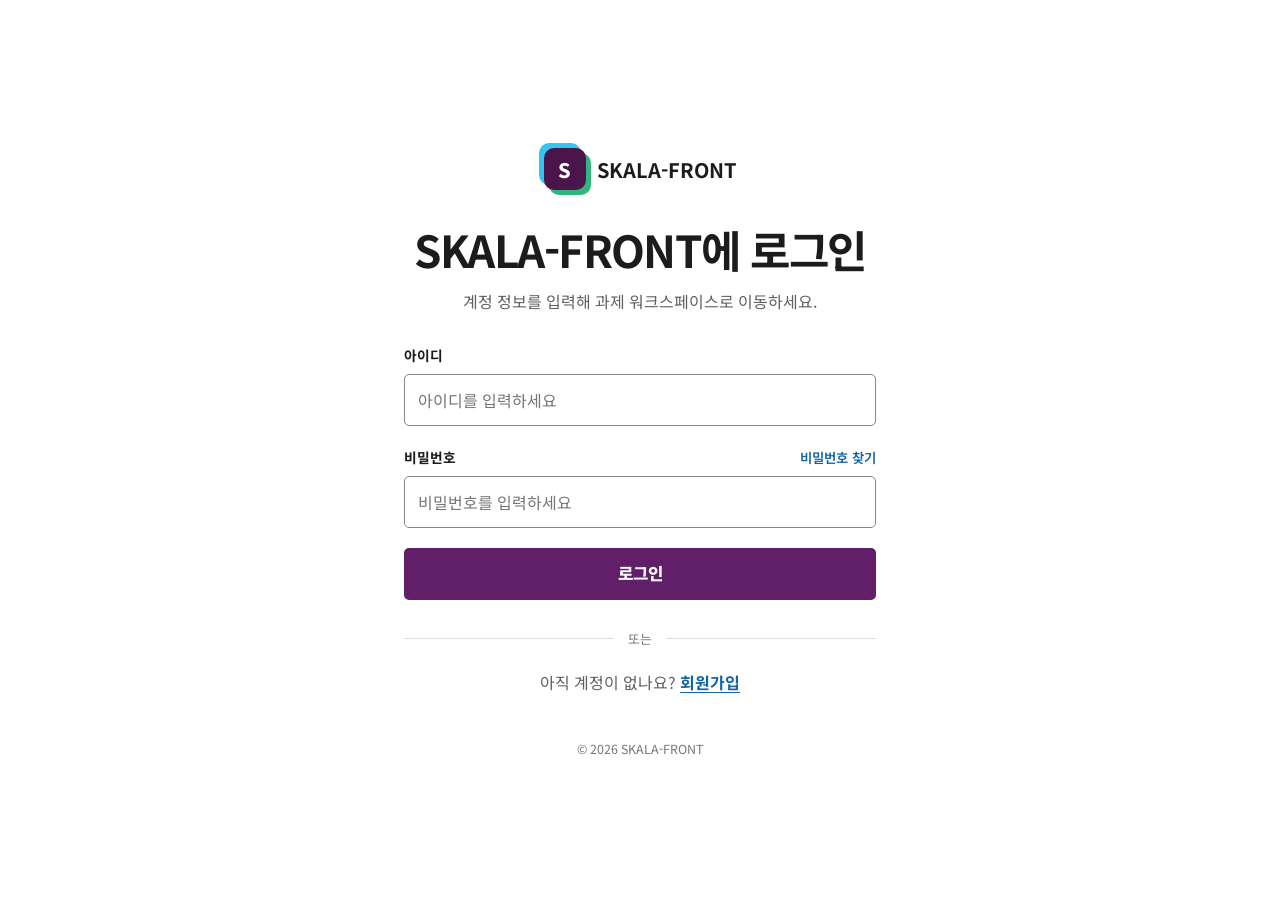
<file: index.html>
<!DOCTYPE html>
<html lang="ko">
<head>
    <meta charset="UTF-8">
    <meta name="viewport" content="width=device-width, initial-scale=1.0">
    <meta name="description" content="SKALA-FRONT HTML, CSS, JavaScript 강의 과제 통합 Hub">
    <title>Welcome SKALA</title>
    <link rel="stylesheet" href="css/style.css">
    <script src="script/authGuard.js"></script>
</head>
<body>
<div class="container app-shell">
    
<aside class="workspace-sidebar">
    <div class="workspace-brand">
        <div class="workspace-logo" aria-hidden="true">S</div>
        <div>
            <strong>SKALA-FRONT</strong>
            <small>HTML · CSS · JavaScript</small>
        </div>
    </div>

    <div class="sidebar-section">
        <p class="sidebar-title">과제 채널</p>
        <nav aria-label="과제 페이지">
            <ul>
                <li><a href="index.html" aria-current="page"><span class="channel-mark">⌂</span>메인 Hub</a></li><li><a href="html/myProfile.html"><span class="channel-mark">#</span>나의 소개</a></li><li><a href="html/myClass.html"><span class="channel-mark">#</span>강의 일정</a></li><li><a href="html/myHoliday.html"><span class="channel-mark">#</span>휴일 일과</a></li><li><a href="html/myTrip.html"><span class="channel-mark">#</span>나의 여행지</a></li><li><a href="html/myAccount.html"><span class="channel-mark">●</span>내 계정</a></li>
            </ul>
        </nav>
    </div>

    <div class="sidebar-section secondary">
        <p class="sidebar-title">바로가기</p>
        <ul class="sidebar-list">
            <li><a href="https://github.com/Heo-jinnyeong" target="_blank" rel="noopener"><span class="channel-mark">↗</span>GitHub</a></li>
            <li><a href="mailto:wlssud132@gmail.com"><span class="channel-mark">@</span>Email</a></li>
        </ul>
    </div>

    <div class="sidebar-profile">
        <div class="avatar" aria-hidden="true">HJ</div>
        <p><strong>허진녕</strong><br><small>AI Computer Vision</small></p>
    </div>
</aside>

    <div class="page-shell">
        
<header class="topbar">
    <div>
        <h1># 메인-hub</h1>
        <p>17개 강의 과제를 한곳에서 실행하고 확인합니다.</p>
    </div>
    <span class="status-pill"><span class="status-dot"></span>과제 통합 완료</span>
</header>

        <div class="page-content">
            <section class="hero" aria-labelledby="welcome-title">
                <div class="hero-copy">
                    <p class="hero-kicker"><span aria-hidden="true">✦</span> SKALA FRONT-END JOURNEY</p>
                    <h1 id="welcome-title">배운 것을 코드로,<br><em>아이디어를 웹으로.</em></h1>
                    <p class="hero-description">SKALA에서 익힌 HTML의 구조, CSS의 표현, JavaScript의 상호작용을 하나의 웹사이트에 담았습니다. 기초부터 직접 구현하며 완성한 프론트엔드 학습 공간입니다.</p>
                    <ul class="hero-tech-list" aria-label="주요 학습 기술">
                        <li><strong>HTML</strong><span>Structure</span></li>
                        <li><strong>CSS</strong><span>Style</span></li>
                        <li><strong>JavaScript</strong><span>Interaction</span></li>
                    </ul>
                    <div class="hero-actions">
                        <a class="button button-primary" href="#channel-explorer">학습 결과 둘러보기 <span aria-hidden="true">→</span></a>
                        <a class="button button-ghost" href="html/myClass.html">강의 일정 보기</a>
                    </div>
                </div>
                <div class="hero-code-card" aria-hidden="true">
                    <div class="code-card-bar"><span></span><span></span><span></span><small>skala-project.js</small></div>
                    <div class="code-card-body">
                        <p><span class="code-purple">const</span> journey = {</p>
                        <p>&nbsp;&nbsp;structure: <span class="code-green">"HTML"</span>,</p>
                        <p>&nbsp;&nbsp;style: <span class="code-blue">"CSS"</span>,</p>
                        <p>&nbsp;&nbsp;interaction: <span class="code-yellow">"JavaScript"</span>,</p>
                        <p>&nbsp;&nbsp;with: <span class="code-green">"SKALA"</span></p>
                        <p>};</p>
                        <p class="code-output">// build something meaningful_</p>
                    </div>
                </div>
            </section>

            <section aria-labelledby="assignment-status">
                <div class="section-heading">
                    <div>
                        <h2 id="assignment-status">과제 진행 현황</h2>
                        <p>주요 학습 항목을 모두 완료했습니다.</p>
                    </div>
                    <strong id="assignment-position" aria-live="polite">1 / 17</strong>
                </div>
                <div class="assignment-carousel" aria-label="전체 과제 목록">
                    <button type="button" class="carousel-button carousel-prev" aria-label="이전 과제 보기" aria-controls="assignment-viewport">‹</button>
                    <div class="assignment-viewport" id="assignment-viewport" tabindex="0">
                        <ul class="assignment-checklist main-checklist">
                            <li><span class="check-icon" aria-hidden="true">✓</span><span><small>01 · p.39</small><strong>HTML 문서 만들기</strong></span></li>
                            <li><span class="check-icon" aria-hidden="true">✓</span><span><small>02 · p.65</small><strong>나의 소개 페이지</strong></span></li>
                            <li><span class="check-icon" aria-hidden="true">✓</span><span><small>03 · p.66</small><strong>강의 일정표</strong></span></li>
                            <li><span class="check-icon" aria-hidden="true">✓</span><span><small>04 · p.67</small><strong>페이지 바로가기</strong></span></li>
                            <li><span class="check-icon" aria-hidden="true">✓</span><span><small>05 · p.79</small><strong>회원가입 폼</strong></span></li>
                            <li><span class="check-icon" aria-hidden="true">✓</span><span><small>06 · p.80</small><strong>가입 결과 페이지</strong></span></li>
                            <li><span class="check-icon" aria-hidden="true">✓</span><span><small>07 · p.93</small><strong>미디어 여행지</strong></span></li>
                            <li><span class="check-icon" aria-hidden="true">✓</span><span><small>08 · p.94</small><strong>통합 메인 Hub</strong></span></li>
                            <li><span class="check-icon" aria-hidden="true">✓</span><span><small>09 · p.134</small><strong>CSS 박스 모델</strong></span></li>
                            <li><span class="check-icon" aria-hidden="true">✓</span><span><small>10 · p.135</small><strong>CSS 레이아웃</strong></span></li>
                            <li><span class="check-icon" aria-hidden="true">✓</span><span><small>11 · p.136</small><strong>반응형 스타일</strong></span></li>
                            <li><span class="check-icon" aria-hidden="true">✓</span><span><small>12 · p.230</small><strong>Up-Down 게임</strong></span></li>
                            <li><span class="check-icon" aria-hidden="true">✓</span><span><small>13 · p.231</small><strong>성적 계산기</strong></span></li>
                            <li><span class="check-icon" aria-hidden="true">✓</span><span><small>14 · p.232</small><strong>가방 객체 출력</strong></span></li>
                            <li><span class="check-icon" aria-hidden="true">✓</span><span><small>15 · p.261</small><strong>도시 좌표 선택</strong></span></li>
                            <li><span class="check-icon" aria-hidden="true">✓</span><span><small>16 · p.262</small><strong>비동기 날씨 조회</strong></span></li>
                            <li><span class="check-icon" aria-hidden="true">✓</span><span><small>17 · p.263</small><strong>날씨 API 모듈</strong></span></li>
                        </ul>
                    </div>
                    <button type="button" class="carousel-button carousel-next" aria-label="다음 과제 보기" aria-controls="assignment-viewport">›</button>
                </div>
                <div class="carousel-status">
                    <span>옆으로 밀어서 더 보기</span>
                </div>
            </section>

            <div class="content-wrapper">
                <main class="channel-panel" id="channel-explorer">
                    <div class="channel-header">
                        <h2># 채널-둘러보기</h2>
                        <p>각 채널의 주요 내용을 확인하고 원하는 페이지로 바로 이동하세요.</p>
                    </div>
                    <div class="channel-preview-grid">
                        <a class="channel-preview" href="html/myProfile.html" style="--channel-accent: var(--slack-purple);">
                            <span class="channel-preview-icon" aria-hidden="true">👤</span>
                            <span class="channel-preview-body">
                                <strong># 나의-소개</strong>
                                <span>Computer Vision 연구 경험과 학력, 관심 기술 및 주요 연구 성과를 소개합니다.</span>
                                <small>Computer Vision · 3D SSC · 연구 활동</small>
                            </span>
                            <span class="channel-preview-arrow" aria-hidden="true">→</span>
                        </a>
                        <a class="channel-preview" href="html/myClass.html" style="--channel-accent: var(--slack-blue);">
                            <span class="channel-preview-icon" aria-hidden="true">📅</span>
                            <span class="channel-preview-body">
                                <strong># 강의-일정</strong>
                                <span>HTML, CSS, JavaScript 강의 시간표와 과목별 학습 내용을 확인합니다.</span>
                                <small>시간표 · HTML · CSS · JavaScript</small>
                            </span>
                            <span class="channel-preview-arrow" aria-hidden="true">→</span>
                        </a>
                        <a class="channel-preview" href="html/myHoliday.html" style="--channel-accent: var(--slack-red);">
                            <span class="channel-preview-icon" aria-hidden="true">🎬</span>
                            <span class="channel-preview-body">
                                <strong># 휴일-일과</strong>
                                <span>느긋한 아침부터 조깅, 학습, 영화 감상과 주간 회고까지 담았습니다.</span>
                                <small>일상 · 조깅 · 영화 · 회고</small>
                            </span>
                            <span class="channel-preview-arrow" aria-hidden="true">→</span>
                        </a>
                        <a class="channel-preview" href="html/myTrip.html" style="--channel-accent: var(--slack-green);">
                            <span class="channel-preview-icon" aria-hidden="true">🌿</span>
                            <span class="channel-preview-body">
                                <strong># 나의-여행지</strong>
                                <span>춘천, 홋카이도, 제주에서의 여행 기록과 브이로그를 둘러봅니다.</span>
                                <small>춘천 · 홋카이도 · 제주 · 브이로그</small>
                            </span>
                            <span class="channel-preview-arrow" aria-hidden="true">→</span>
                        </a>
                    </div>
                    <section class="collaboration-contact" aria-labelledby="collaboration-title">
                        <div class="collaboration-copy">
                            <p>LET’S WORK TOGETHER</p>
                            <h2 id="collaboration-title"># 협업-문의</h2>
                            <span>Computer Vision 연구, AI 프로젝트 또는 함께 만들어 보고 싶은 아이디어가 있다면 편하게 연락해 주세요.</span>
                            <div class="collaboration-tags" aria-label="협업 관심 분야">
                                <small>Computer Vision</small><small>AI Project</small><small>Research</small>
                            </div>
                        </div>
                        <form class="collaboration-form" id="collaboration-form">
                            <label for="collaboration-subject">제목</label>
                            <input type="text" id="collaboration-subject" name="subject" required maxlength="80" placeholder="문의 제목을 입력하세요">
                            <label for="collaboration-message">내용</label>
                            <textarea id="collaboration-message" name="message" required maxlength="1000" rows="4" placeholder="함께 이야기하고 싶은 내용을 입력하세요"></textarea>
                            <div class="collaboration-actions">
                                <button type="submit">문의 메일 작성 <span aria-hidden="true">→</span></button>
                                <a href="https://github.com/Heo-jinnyeong" target="_blank" rel="noopener">GitHub <span aria-hidden="true">↗</span></a>
                            </div>
                        </form>
                    </section>
                </main>

                <aside class="sidebar-stack">
                    <section class="tool-card">
                        <h2>🌤️ 실시간 날씨</h2>
                        <p>현재 위치를 기준으로 실시간 날씨를 알려드립니다.</p>
                        <button type="button" class="location-weather-button" id="location-weather-button">
                            <span aria-hidden="true">◎</span> 현재 위치 날씨 불러오기
                        </button>
                        <div class="weather-divider"><span>또는</span></div>
                        <label for="city-select">도시 직접 선택</label>
                        <select id="city-select">
                            <option value="none">도시를 선택하세요</option>
                            <option value="37.6584,126.8320">대한민국 고양 🇰🇷</option>
                            <option value="37.5665,126.9780">대한민국 서울 🇰🇷</option>
                            <option value="35.1595,126.8526">대한민국 광주 🇰🇷</option>
                            <option value="35.6762,139.6503">일본 도쿄 🇯🇵</option>
                            <option value="43.0618,141.3545">일본 삿포로 🇯🇵</option>
                        </select>
                        <div id="weather-box" aria-live="polite">
                            <p>현재 위치를 확인하고 있습니다. 브라우저의 위치 권한을 허용해 주세요.</p>
                        </div>
                    </section>

                    <section class="tool-card">
                        <h2>🎮 JavaScript 실습</h2>
                        <p>버튼을 눌러 각 과제를 실행해 보세요.</p>
                        <div class="tool-buttons">
                            <button type="button" class="tool-button" onclick="startGame()">Up-Down 게임</button>
                            <button type="button" class="tool-button" onclick="checkGrade()">성적 계산기</button>
                            <button type="button" class="tool-button" onclick="showMyBag()">내 가방 보기</button>
                        </div>
                    </section>

                    <section class="info-card" style="--accent: var(--slack-green);">
                        <h2>✅ 제출 체크</h2>
                        <div class="progress-row">
                            <div class="progress-label"><span>요구사항 충족</span><strong>100%</strong></div>
                            <div class="progress-track"><div class="progress-value"></div></div>
                        </div>
                        <p>Live Server로 실행하면 ES Module과 실시간 날씨 기능까지 정상 동작합니다.</p>
                    </section>
                </aside>
            </div>

            
<footer>
    <p><strong>SKALA-FRONT 강의 과제</strong> · HTML, CSS, JavaScript 실습 결과물</p>
    <p>© 2026 허진녕 · <a href="mailto:wlssud132@gmail.com">wlssud132@gmail.com</a></p>
</footer>

        </div>
    </div>
</div>
<script src="script/upDown.js"></script>
<script src="script/grade.js"></script>
<script src="script/bag.js"></script>
<script src="script/assignmentCarousel.js"></script>
<script src="script/collaborationForm.js"></script>
<script type="module" src="script/realtimeInfo.js"></script>
</body>
</html>
</file>
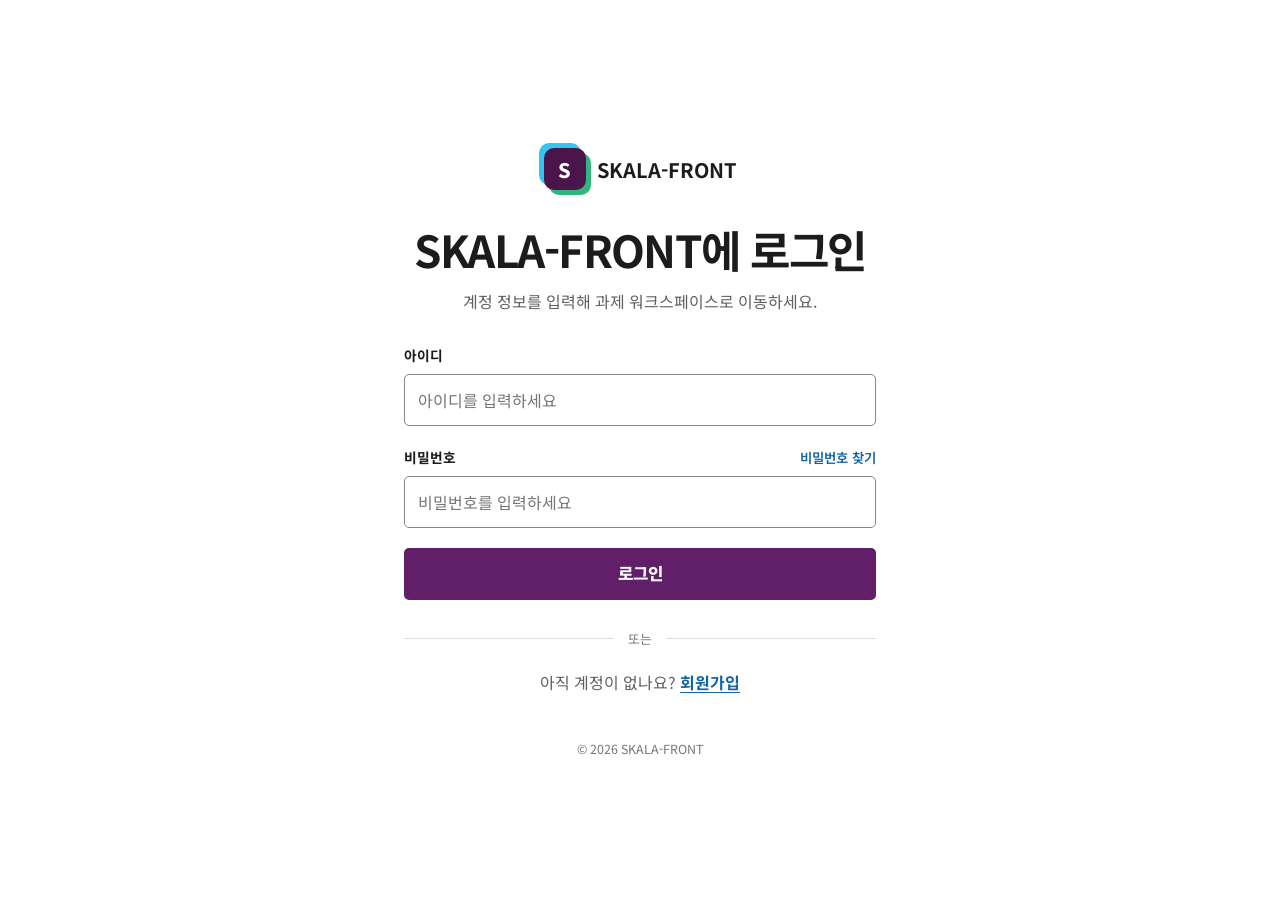
<file: html/indexOld.html>
<!DOCTYPE html>
<html lang="ko">
<head>
    <meta charset="UTF-8">
    <meta name="viewport" content="width=device-width, initial-scale=1.0">
    <title>Welcome SKALA</title>
    <link rel="stylesheet" href="../css/style.css">
    <script src="../script/authGuard.js"></script>
</head>
<body>
<div class="container">
    <h1>환영 인사</h1>
    <p>스칼라에 오신 것을 환영합니다.</p>

    <h2>바로가기</h2>
    <ul>
        <li><a href="myClass.html">나의 수업 (myClass)</a></li>
        <li><a href="myHoliday.html">나의 휴일 (myHoliday)</a></li>
        <li><a href="myProfile.html">나의 프로필 (myProfile)</a></li>
    </ul>
</div>
</body>
</html>
</file>
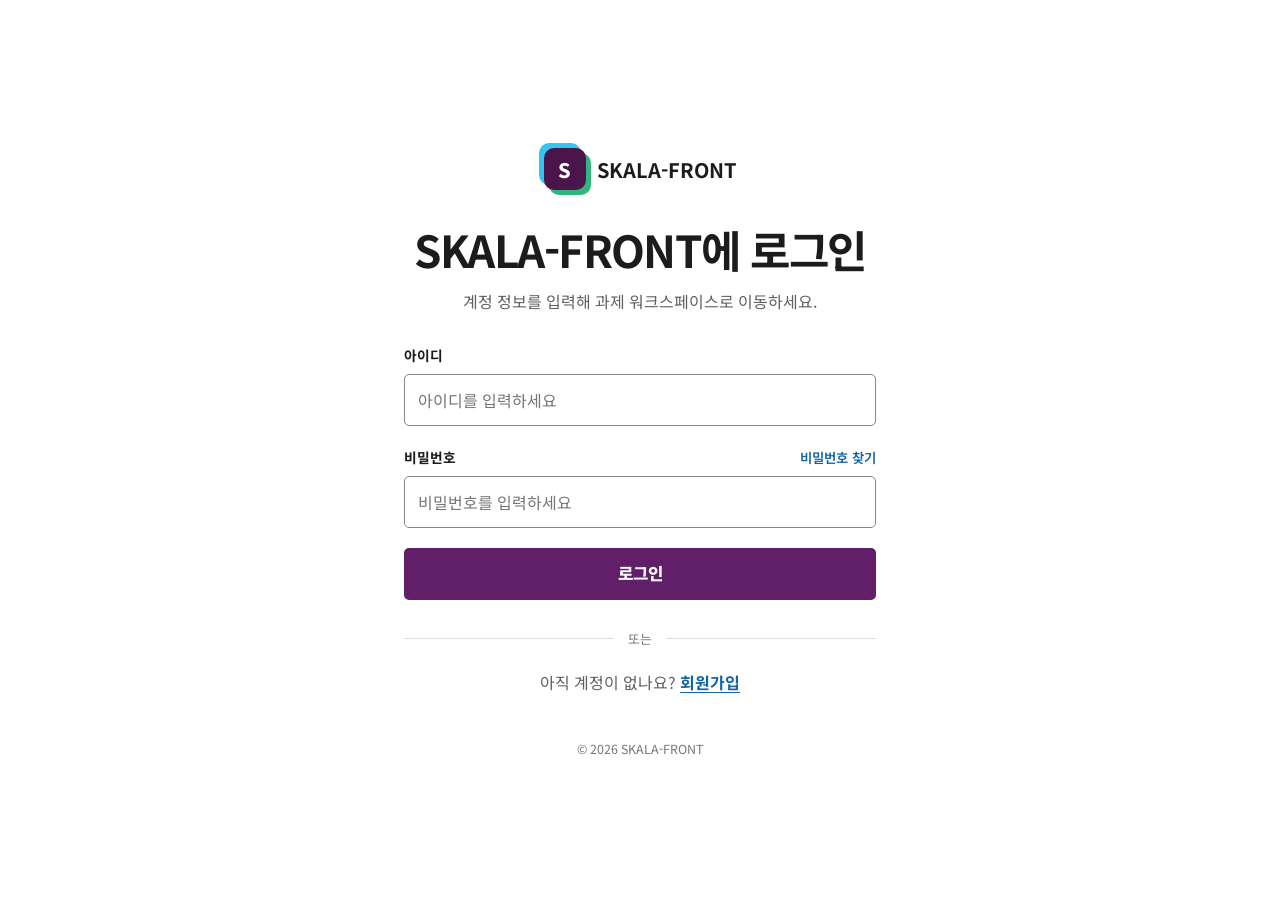
<file: html/loading.html>
<!DOCTYPE html>
<html lang="ko">
<head>
    <meta charset="UTF-8">
    <meta name="viewport" content="width=device-width, initial-scale=1.0">
    <meta name="description" content="SKALA-FRONT 메인 화면을 준비하고 있습니다">
    <title>메인 화면 준비 중 | SKALA-FRONT</title>
    <link rel="stylesheet" href="../css/style.css">
    <script src="../script/authGuard.js"></script>
</head>
<body class="loading-page">
    <main class="loading-content" aria-labelledby="loading-title">
        <div class="loading-logo" aria-hidden="true">
            <span>S</span>
            <i class="loading-orbit loading-orbit-blue"></i>
            <i class="loading-orbit loading-orbit-green"></i>
            <i class="loading-orbit loading-orbit-yellow"></i>
        </div>
        <p class="loading-eyebrow">SKALA-FRONT</p>
        <h1 id="loading-title">메인 Hub를 준비하고 있어요</h1>
        <p class="loading-description">나만의 워크스페이스로 이동합니다.</p>
        <div class="loading-dots" aria-hidden="true">
            <span></span><span></span><span></span>
        </div>
        <p class="visually-hidden" role="status" aria-live="polite">로그인이 완료되었습니다. 메인 Hub로 이동 중입니다.</p>
    </main>
    <script src="../script/loading.js"></script>
</body>
</html>
</file>
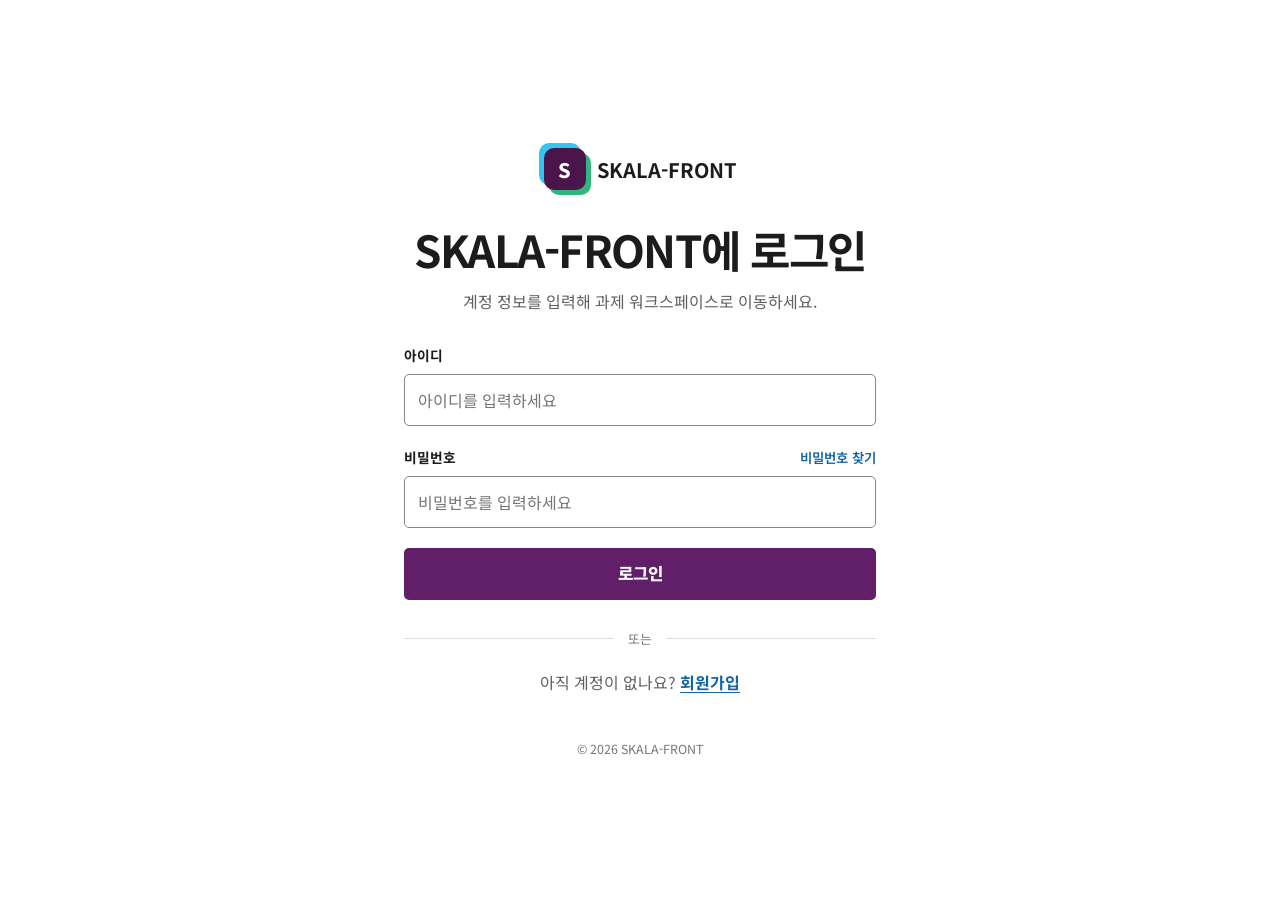
<file: html/login.html>
<!DOCTYPE html>
<html lang="ko">
<head>
    <meta charset="UTF-8">
    <meta name="viewport" content="width=device-width, initial-scale=1.0">
    <meta name="description" content="SKALA-FRONT 로그인">
    <title>로그인 | SKALA-FRONT</title>
    <link rel="stylesheet" href="../css/style.css">
</head>
<body class="login-page">
    <main class="login-shell">
        <a class="login-brand" href="login.html" aria-label="SKALA-FRONT 로그인">
            <span class="login-logo" aria-hidden="true">S</span>
            <strong>SKALA-FRONT</strong>
        </a>

        <section class="login-card" aria-labelledby="login-title">
            <h1 id="login-title">SKALA-FRONT에 로그인</h1>
            <p>계정 정보를 입력해 과제 워크스페이스로 이동하세요.</p>

            <form id="login-form" class="login-form">
                <div class="login-field">
                    <label for="login-id">아이디</label>
                    <input type="text" id="login-id" autocomplete="username" required placeholder="아이디를 입력하세요">
                </div>
                <div class="login-field">
                    <div class="login-label-row">
                        <label for="login-password">비밀번호</label>
                        <button type="button" class="text-button" id="forgot-password">비밀번호 찾기</button>
                    </div>
                    <input type="password" id="login-password" autocomplete="current-password" required placeholder="비밀번호를 입력하세요">
                </div>
                <p id="login-message" class="login-message" role="alert" aria-live="polite"></p>
                <button type="submit" class="login-submit">로그인</button>
            </form>

            <div class="login-divider"><span>또는</span></div>
            <p class="signup-prompt">아직 계정이 없나요? <a href="signUp.html">회원가입</a></p>
        </section>
        <p class="login-footer">© 2026 SKALA-FRONT</p>
    </main>
    <script src="../script/login.js"></script>
</body>
</html>
</file>
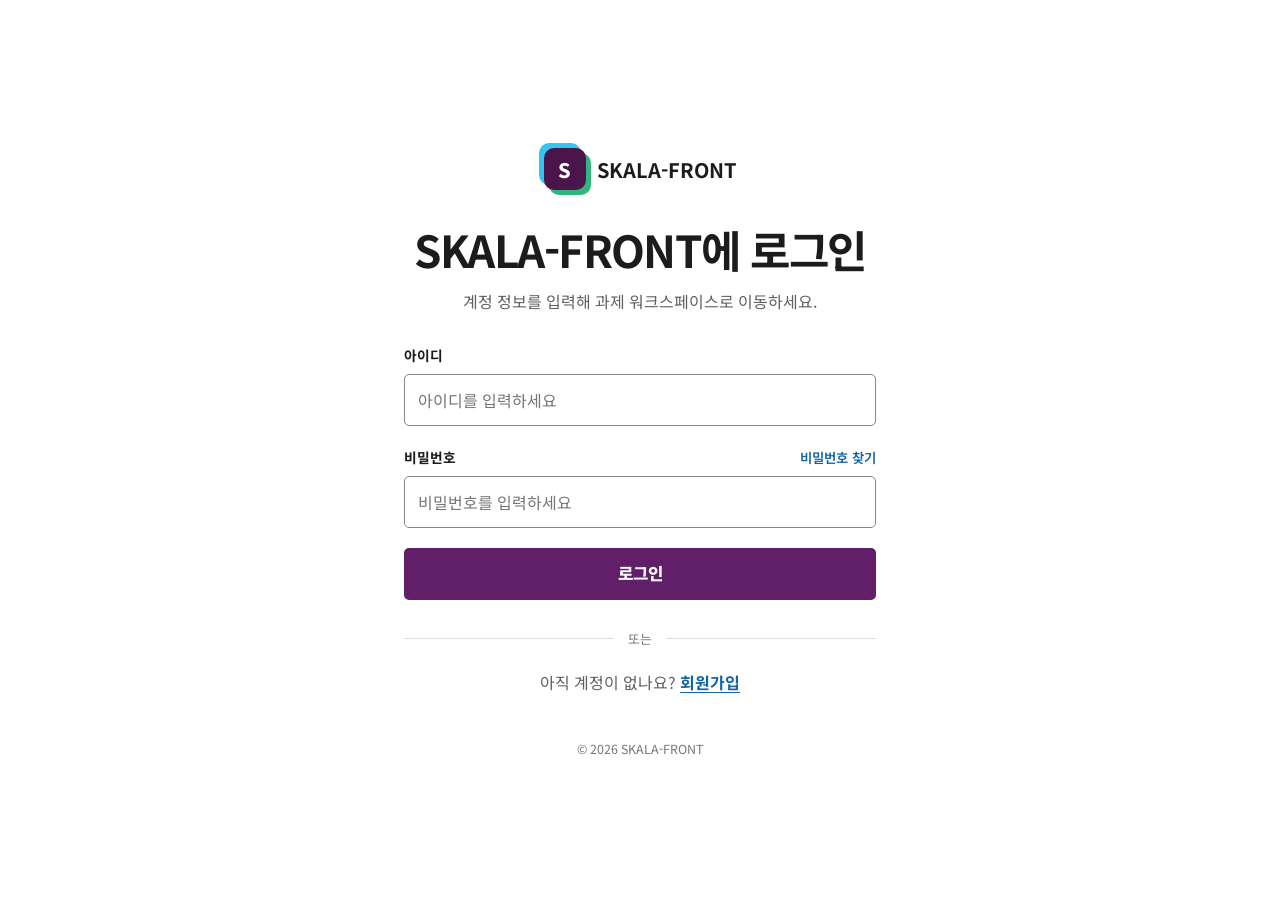
<file: html/myAccount.html>
<!DOCTYPE html>
<html lang="ko">
<head>
    <meta charset="UTF-8">
    <meta name="viewport" content="width=device-width, initial-scale=1.0">
    <meta name="description" content="SKALA-FRONT 내 계정 정보 수정">
    <title>내 계정 | SKALA-FRONT</title>
    <link rel="stylesheet" href="../css/style.css">
    <script src="../script/authGuard.js"></script>
</head>
<body>
<div class="container app-shell">
    <aside class="workspace-sidebar">
        <div class="workspace-brand">
            <div class="workspace-logo" aria-hidden="true">S</div>
            <div>
                <strong>SKALA-FRONT</strong>
                <small>HTML · CSS · JavaScript</small>
            </div>
        </div>

        <div class="sidebar-section">
            <p class="sidebar-title">과제 채널</p>
            <nav aria-label="과제 페이지">
                <ul>
                    <li><a href="../index.html"><span class="channel-mark">⌂</span>메인 Hub</a></li>
                    <li><a href="myProfile.html"><span class="channel-mark">#</span>나의 소개</a></li>
                    <li><a href="myClass.html"><span class="channel-mark">#</span>강의 일정</a></li>
                    <li><a href="myHoliday.html"><span class="channel-mark">#</span>휴일 일과</a></li>
                    <li><a href="myTrip.html"><span class="channel-mark">#</span>나의 여행지</a></li>
                    <li><a href="myAccount.html" aria-current="page"><span class="channel-mark">●</span>내 계정</a></li>
                </ul>
            </nav>
        </div>

        <div class="sidebar-profile">
            <div class="avatar" id="account-sidebar-avatar" aria-hidden="true">U</div>
            <p><strong id="account-sidebar-name">사용자</strong><br><small>로그인됨</small></p>
        </div>
    </aside>

    <div class="page-shell">
        <header class="topbar">
            <div>
                <h1># 내-계정</h1>
                <p>개인정보와 로그인 정보를 관리합니다.</p>
            </div>
            <span class="status-pill"><span class="status-dot"></span>로그인됨</span>
        </header>

        <div class="page-content account-page-content">
            <section class="account-heading">
                <div class="account-avatar" id="account-avatar" aria-hidden="true">U</div>
                <div>
                    <p class="account-eyebrow">ACCOUNT SETTINGS</p>
                    <h1>내 계정</h1>
                    <p>회원가입할 때 입력한 정보를 확인하고 수정할 수 있습니다.</p>
                </div>
            </section>

            <section class="form-card account-form-card">
                <form id="account-form">
                    <div class="form-grid">
                        <div class="form-group">
                            <label for="account-name">이름 <span class="required-mark">*</span></label>
                            <input type="text" id="account-name" autocomplete="name" required>
                        </div>
                        <div class="form-group">
                            <label for="account-email">이메일 <span class="required-mark">*</span></label>
                            <input type="email" id="account-email" autocomplete="email" required>
                        </div>
                        <div class="form-group full">
                            <label for="account-id">아이디 <span class="required-mark">*</span></label>
                            <input type="text" id="account-id" autocomplete="username" minlength="4" maxlength="15" pattern="[A-Za-z0-9_]+" required>
                            <p class="input-help">4~15자의 영문, 숫자, 밑줄만 사용할 수 있습니다.</p>
                        </div>
                        <div class="form-group full">
                            <label for="account-password">새 비밀번호</label>
                            <input type="password" id="account-password" autocomplete="new-password" minlength="8" placeholder="변경할 때만 8자 이상 입력하세요">
                            <p class="input-help">비워 두면 기존 비밀번호가 유지됩니다.</p>
                        </div>
                    </div>

                    <p id="account-message" class="account-message" role="status" aria-live="polite"></p>
                    <div class="form-actions account-actions">
                        <button type="submit" class="btn-submit">변경사항 저장</button>
                        <button type="button" class="btn-reset" id="account-reset">변경 취소</button>
                        <button type="button" class="button account-logout" id="account-logout">로그아웃</button>
                    </div>
                </form>
            </section>
        </div>
    </div>
</div>
<script src="../script/myAccount.js"></script>
</body>
</html>
</file>
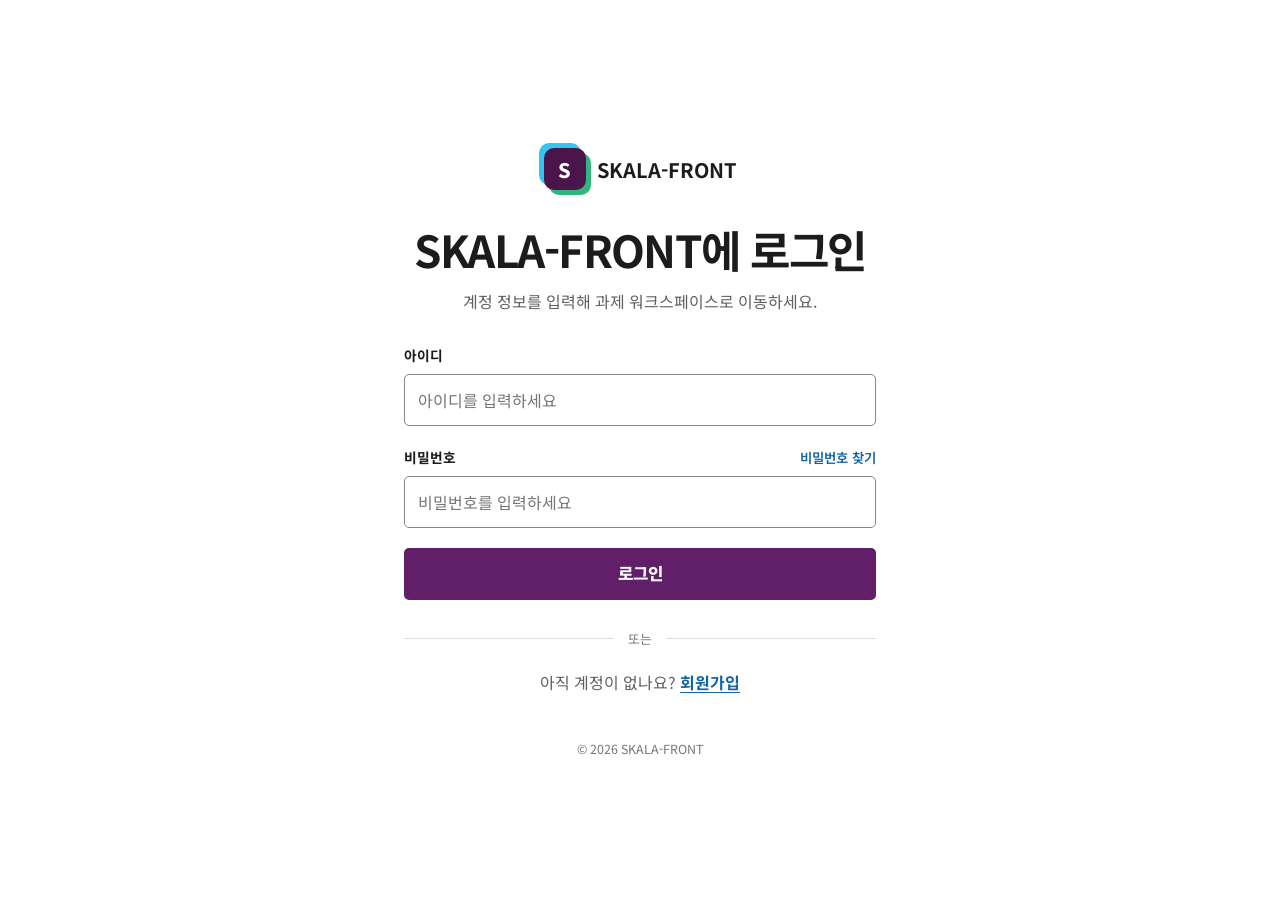
<file: html/myClass.html>
<!DOCTYPE html>
<html lang="ko">
<head>
    <meta charset="UTF-8">
    <meta name="viewport" content="width=device-width, initial-scale=1.0">
    <meta name="description" content="SKALA 나의 강의 일정 표 과제">
    <title>나의 강의 일정 | SKALA-FRONT</title>
    <link rel="stylesheet" href="../css/style.css">
    <script src="../script/authGuard.js"></script>
</head>
<body>
<div class="container app-shell">
    
<aside class="workspace-sidebar">
    <div class="workspace-brand">
        <div class="workspace-logo" aria-hidden="true">S</div>
        <div>
            <strong>SKALA-FRONT</strong>
            <small>HTML · CSS · JavaScript</small>
        </div>
    </div>

    <div class="sidebar-section">
        <p class="sidebar-title">과제 채널</p>
        <nav aria-label="과제 페이지">
            <ul>
                <li><a href="../index.html"><span class="channel-mark">⌂</span>메인 Hub</a></li><li><a href="myProfile.html"><span class="channel-mark">#</span>나의 소개</a></li><li><a href="myClass.html" aria-current="page"><span class="channel-mark">#</span>강의 일정</a></li><li><a href="myHoliday.html"><span class="channel-mark">#</span>휴일 일과</a></li><li><a href="myTrip.html"><span class="channel-mark">#</span>나의 여행지</a></li><li><a href="myAccount.html"><span class="channel-mark">●</span>내 계정</a></li>
            </ul>
        </nav>
    </div>

    <div class="sidebar-section secondary">
        <p class="sidebar-title">바로가기</p>
        <ul class="sidebar-list">
            <li><a href="https://github.com/Heo-jinnyeong" target="_blank" rel="noopener"><span class="channel-mark">↗</span>GitHub</a></li>
            <li><a href="mailto:wlssud132@gmail.com"><span class="channel-mark">@</span>Email</a></li>
        </ul>
    </div>

    <div class="sidebar-profile">
        <div class="avatar" aria-hidden="true">HJ</div>
        <p><strong>허진녕</strong><br><small>AI Computer Vision</small></p>
    </div>
</aside>

    <div class="page-shell">
        
<header class="topbar">
    <div>
        <h1># 강의-일정</h1>
        <p>table, thead, tbody, rowspan, colspan을 사용한 시간표</p>
    </div>
    <span class="status-pill"><span class="status-dot"></span>과제 통합 완료</span>
</header>

        <div class="page-content class-page-content">
            <section class="class-hero" aria-labelledby="class-page-title">
                <div>
                    <p class="class-eyebrow">SKALA · CLASS 04</p>
                    <h1 id="class-page-title">배움이 쌓이는<br><em>22주의 여정</em></h1>
                    <p>웹 기초부터 AI 서비스와 팀 프로젝트까지, SKALA에서 익히고 만들어 가는 교육 일정을 기록합니다.</p>
                </div>
                <dl class="class-summary">
                    <div><dt>교육 기간</dt><dd>2026.07.14 — 12.11</dd></div>
                    <div><dt>전체 과정</dt><dd>22주 · 4 Stages</dd></div>
                    <div><dt>현재 학습</dt><dd>HTML · CSS · JavaScript</dd></div>
                </dl>
            </section>

            <section class="weekly-schedule" aria-labelledby="weekly-title">
                <header class="class-section-heading">
                    <div><p>WEEKLY ROUTINE</p><h2 id="weekly-title">주간 학습 시간표</h2></div>
                    <span>과목에 마우스를 올리면 상세 내용을 확인할 수 있습니다.</span>
                </header>

                <div class="table-wrap class-table-wrap">
                <table>
                    <caption>SKALA-FRONT 주간 학습 시간표</caption>
                    <thead>
                        <tr>
                            <th scope="col">시간</th>
                            <th scope="col">월요일</th>
                            <th scope="col">화요일</th>
                            <th scope="col">수요일</th>
                            <th scope="col">목요일</th>
                            <th scope="col">금요일</th>
                        </tr>
                    </thead>
                    <tbody>
                        <tr>
                            <th scope="row">09:00–10:00</th>
                            <td class="class-html" rowspan="2" tabindex="0" data-description="웹 문서를 구성하는 주요 태그와 올바른 HTML 문서 구조를 학습합니다.">HTML 기초<br>문서 구조</td>
                            <td class="class-css" rowspan="2" tabindex="0" data-description="CSS 선택자와 박스 모델을 이용해 요소의 크기와 여백을 제어합니다.">CSS 기초<br>선택자·박스 모델</td>
                            <td class="class-js" rowspan="2" tabindex="0" data-description="변수, 자료형, 조건문을 통해 JavaScript의 기본 문법을 익힙니다.">JavaScript 기초<br>변수·조건문</td>
                            <td class="class-project" tabindex="0" data-description="Git으로 변경 이력을 관리하고 GitHub 원격 저장소와 협업하는 방법을 배웁니다.">Git &amp; GitHub</td>
                            <td class="class-project" rowspan="3" tabindex="0" data-description="한 주 동안 학습한 HTML, CSS, JavaScript를 작은 웹 서비스로 구현합니다.">주간 미니 프로젝트</td>
                        </tr>
                        <tr>
                            <th scope="row">10:00–11:00</th>
                            <td class="class-project" tabindex="0" data-description="서로의 코드를 읽고 개선점과 좋은 구현 방식을 함께 공유합니다.">코드 리뷰</td>
                        </tr>
                        <tr>
                            <th scope="row">11:00–12:00</th>
                            <td class="class-html" tabindex="0" data-description="입력창, 선택 요소, 버튼을 활용해 사용자 정보를 받는 폼을 만듭니다.">HTML Form</td>
                            <td class="class-css" tabindex="0" data-description="Flexbox와 Grid를 사용해 유연하고 체계적인 화면 배치를 구현합니다.">Flex &amp; Grid</td>
                            <td class="class-js" tabindex="0" data-description="여러 데이터를 배열과 객체로 구조화하고 필요한 값을 처리합니다.">배열·객체</td>
                            <td class="class-project" tabindex="0" data-description="요구사항을 분석하고 작은 단위로 나누어 해결하는 과정을 연습합니다.">문제 해결 실습</td>
                        </tr>
                        <tr>
                            <th scope="row">12:00–13:00</th>
                            <td colspan="5">🍱 점심시간 · 동료와 학습 내용 공유</td>
                        </tr>
                        <tr>
                            <th scope="row">13:00–14:00</th>
                            <td class="class-html" rowspan="2" tabindex="0" data-description="의미 있는 태그와 접근성 속성을 사용해 누구나 이해하기 쉬운 문서를 작성합니다.">시맨틱 HTML<br>접근성</td>
                            <td class="class-css" rowspan="2" tabindex="0" data-description="미디어 쿼리로 PC, 태블릿, 모바일에 맞게 변화하는 화면을 만듭니다.">반응형 UI<br>미디어 쿼리</td>
                            <td class="class-js" rowspan="2" tabindex="0" data-description="DOM 요소를 선택하고 사용자의 클릭과 입력 이벤트에 반응하게 만듭니다.">DOM·이벤트</td>
                            <td class="class-project" rowspan="2" tabindex="0" data-description="학습 내용을 바탕으로 개인 웹 과제의 기능과 화면을 직접 구현합니다.">개인 과제 구현</td>
                            <td class="class-project" tabindex="0" data-description="한 주의 학습을 돌아보고 멘토 피드백을 다음 목표에 반영합니다.">멘토링·회고</td>
                        </tr>
                        <tr>
                            <th scope="row">14:00–15:00</th>
                            <td class="class-project" tabindex="0" data-description="피드백과 테스트 결과를 바탕으로 부족한 기능과 디자인을 개선합니다.">과제 보완</td>
                        </tr>
                        <tr>
                            <th scope="row">15:00–16:00</th>
                            <td class="class-project" tabindex="0" data-description="3차원 공간 이해와 Semantic Scene Completion의 핵심 개념을 복습합니다.">3D Vision 복습</td>
                            <td class="class-project" tabindex="0" data-description="자료구조와 문제 풀이를 통해 논리적인 구현 능력을 기릅니다.">알고리즘 연습</td>
                            <td class="class-js" tabindex="0" data-description="async와 await를 활용해 API 응답을 기다리고 처리하는 방법을 익힙니다.">비동기 호출</td>
                            <td class="class-js" tabindex="0" data-description="JavaScript 코드를 모듈로 분리하고 import와 export로 연결합니다.">ES Module</td>
                            <td class="class-project" tabindex="0" data-description="완성한 코드와 문서를 저장소에 정리해 학습 결과를 기록합니다.">GitHub 정리</td>
                        </tr>
                        <tr>
                            <th scope="row">16:00–17:00</th>
                            <td colspan="3">🧪 실습 결과 확인 · Live Server · 개발자 도구</td>
                            <td colspan="2">📝 주간 기록 및 다음 학습 계획</td>
                        </tr>
                    </tbody>
                </table>
                </div>

                <div class="schedule-note">
                <section class="info-card" style="--accent: var(--slack-yellow);">
                    <h2>HTML</h2>
                    <p>구조와 의미를 먼저 정확하게 작성합니다.</p>
                </section>
                <section class="info-card" style="--accent: var(--slack-blue);">
                    <h2>CSS</h2>
                    <p>Slack과 유사한 정보 구조와 반응형 화면을 구현합니다.</p>
                </section>
                <section class="info-card" style="--accent: var(--slack-green);">
                    <h2>JavaScript</h2>
                    <p>작은 기능부터 DOM, API, 모듈 분리까지 확장합니다.</p>
                </section>
                </div>
            </section>

            <section class="meal-plan-section" aria-labelledby="meal-plan-title">
                <header class="class-section-heading meal-plan-heading">
                    <div><p>GWANGJU CAMPUS CAFETERIA</p><h2 id="meal-plan-title">7월 주간 식단표</h2></div>
                </header>

                <div class="meal-week-tabs" role="tablist" aria-label="식단 주차 선택">
                    <button type="button" role="tab" id="meal-tab-1" aria-selected="true" aria-controls="meal-week-1" data-meal-week="meal-week-1"><strong>1주차</strong><span>07.13 — 07.17</span></button>
                    <button type="button" role="tab" id="meal-tab-2" aria-selected="false" aria-controls="meal-week-2" data-meal-week="meal-week-2" tabindex="-1"><strong>2주차</strong><span>07.20 — 07.24</span></button>
                    <button type="button" role="tab" id="meal-tab-3" aria-selected="false" aria-controls="meal-week-3" data-meal-week="meal-week-3" tabindex="-1"><strong>3주차</strong><span>07.27 — 07.31</span></button>
                </div>

                <div class="meal-week-panel" id="meal-week-1" role="tabpanel" aria-labelledby="meal-tab-1">
                    <article class="meal-day-card"><header><time datetime="2026-07-13">07.13</time><span>월요일</span></header><h3>파채불고기</h3><p>흑미밥 · 황태미역국</p><div><small>건새우볶음</small><small>깻순겉절이</small><small>석박지</small></div></article>
                    <article class="meal-day-card"><header><time datetime="2026-07-14">07.14</time><span>화요일</span></header><h3>토마토스파게티</h3><p>백미밥 · 옥수수스프</p><div><small>돈육찹스테이크</small><small>망고양상추샐러드</small><small>배추김치</small></div></article>
                    <article class="meal-day-card meal-special"><header><time datetime="2026-07-15">07.15</time><span>수요일</span><b>초복</b></header><h3>닭다리 닭죽</h3><p>메밀전병 · 수박</p><div><small>아삭이고추무침</small><small>쌈배추겉절이</small><small>열무김치</small></div></article>
                    <article class="meal-day-card"><header><time datetime="2026-07-16">07.16</time><span>목요일</span></header><h3>어니언돈까스</h3><p>백미밥 · 참치김치찌개</p><div><small>돈나물초무침</small><small>자반볶음</small><small>깍두기</small></div></article>
                    <article class="meal-day-card"><header><time datetime="2026-07-17">07.17</time><span>금요일</span></header><h3>잔치국수·김치전</h3><p>흑미밥 · 브로콜리두부무침</p><div><small>과일사라다</small><small>열무김치</small></div></article>
                </div>

                <div class="meal-week-panel" id="meal-week-2" role="tabpanel" aria-labelledby="meal-tab-2" hidden>
                    <article class="meal-day-card"><header><time datetime="2026-07-20">07.20</time><span>월요일</span></header><h3>함박스테이크</h3><p>백미밥 · 게살스프</p><div><small>마카로니샐러드</small><small>양념깻잎지</small><small>배추김치</small></div></article>
                    <article class="meal-day-card"><header><time datetime="2026-07-21">07.21</time><span>화요일</span></header><h3>제육볶음</h3><p>백미밥 · 김치콩나물국</p><div><small>양배추쌈·강된장</small><small>파래자반무침</small><small>배추김치</small></div></article>
                    <article class="meal-day-card"><header><time datetime="2026-07-22">07.22</time><span>수요일</span></header><h3>닭감자조림</h3><p>백미밥 · 소고기미역국</p><div><small>지리멸치볶음</small><small>연두부·양념장</small><small>배추김치</small></div></article>
                    <article class="meal-day-card"><header><time datetime="2026-07-23">07.23</time><span>목요일</span></header><h3>야채비빔밥</h3><p>얼갈이된장국 · 소고기약고추장</p><div><small>도시락김</small><small>핫도그·케첩</small><small>열무김치</small></div></article>
                    <article class="meal-day-card meal-special"><header><time datetime="2026-07-24">07.24</time><span>금요일</span><b>중복</b></header><h3>삼계탕</h3><p>새우살애호박전</p><div><small>콩나물무침</small><small>무생채</small><small>갓김치</small></div></article>
                </div>

                <div class="meal-week-panel" id="meal-week-3" role="tabpanel" aria-labelledby="meal-tab-3" hidden>
                    <article class="meal-day-card"><header><time datetime="2026-07-27">07.27</time><span>월요일</span></header><h3>바싹불고기</h3><p>백미밥 · 유부우동국</p><div><small>새송이볶음</small><small>깻잎순겉절이</small><small>배추김치</small></div></article>
                    <article class="meal-day-card"><header><time datetime="2026-07-28">07.28</time><span>화요일</span></header><h3>아비꼬카레라이스</h3><p>백미밥 · 배추된장국</p><div><small>파채돈까스</small><small>오이피클</small><small>배추김치</small></div></article>
                    <article class="meal-day-card meal-special"><header><time datetime="2026-07-29">07.29</time><span>수요일</span><b>특식</b></header><h3>보쌈수육</h3><p>백미밥 · 근대된장국</p><div><small>쌈채소·쌈장</small><small>들기름막국수</small><small>보쌈김치</small></div></article>
                    <article class="meal-day-card"><header><time datetime="2026-07-30">07.30</time><span>목요일</span></header><h3>바지락칼국수</h3><p>백미밥 · 고등어구이</p><div><small>청포묵김가루무침</small><small>무생채</small><small>갓김치</small></div></article>
                    <article class="meal-day-card"><header><time datetime="2026-07-31">07.31</time><span>금요일</span></header><h3>베이컨크림파스타</h3><p>흑미밥 · 파송송계란국</p><div><small>함박스테이크</small><small>오이피클</small><small>배추김치</small></div></article>
                </div>
            </section>

            <section class="curriculum-section" aria-labelledby="curriculum-title">
                <header class="class-section-heading curriculum-heading">
                    <div><p>FULL CURRICULUM</p><h2 id="curriculum-title">SKALA 전체 교육 과정</h2></div>
                    <span>교육생 공유 시간표 기준 · 세부 일정은 운영 상황에 따라 변경될 수 있습니다.</span>
                </header>

                <ol class="curriculum-timeline">
                    <li class="curriculum-stage" style="--stage-color: var(--slack-yellow);">
                        <div class="stage-marker"><span>01</span><i></i></div>
                        <article>
                            <header><div><p>FOUNDATION</p><h3>웹·데이터·AI 기초</h3></div><time datetime="2026-07-14">07.14 — 07.31 · 1–3주차</time></header>
                            <p>개발 협업의 기본기를 익히고 웹과 데이터 분석, 생성형 AI의 핵심 개념을 학습합니다.</p>
                            <div class="course-tags"><span>팀빌딩 · Git</span><span>HTML · CSS · JavaScript</span><span>Python 데이터 분석</span><span>스마트 데이터</span><span>기초통계</span><span>Prompt · Context</span><span>LLM · Transformer</span></div>
                        </article>
                    </li>
                    <li class="curriculum-stage" style="--stage-color: var(--slack-blue);">
                        <div class="stage-marker"><span>02</span><i></i></div>
                        <article>
                            <header><div><p>APPLICATION</p><h3>서비스 개발·클라우드</h3></div><time datetime="2026-08-03">08.03 — 09.04 · 4–8주차</time></header>
                            <p>프론트엔드와 백엔드를 연결하고 컨테이너 환경에 배포하는 서비스 개발 흐름을 경험합니다.</p>
                            <div class="course-tags"><span>Java · Spring Boot · REST API</span><span>Agile · MSA</span><span>sLLM · Fine-tuning</span><span>Feature Engineering</span><span>Vue.js</span><span>Container</span><span>Kubernetes</span><span>Spring AI</span><span>웹 서비스 Mini Project</span><span>취업 특강</span></div>
                        </article>
                    </li>
                    <li class="curriculum-stage" style="--stage-color: var(--slack-green);">
                        <div class="stage-marker"><span>03</span><i></i></div>
                        <article>
                            <header><div><p>AI ENGINEERING</p><h3>AI 서비스·에이전트 구축</h3></div><time datetime="2026-09-07">09.07 — 10.23 · 9–15주차</time></header>
                            <p>모델 개발부터 생성형 AI 애플리케이션, 서빙과 운영까지 AI 서비스의 전 과정을 확장합니다.</p>
                            <div class="course-tags"><span>Machine Learning · Deep Learning</span><span>모델 최적화</span><span>Kubernetes 심화</span><span>LangChain</span><span>RAG Pipeline</span><span>데이터 분석 Mini Project</span><span>Model Serving · AIOps</span><span>AI Agent</span><span>Vector DB</span><span>Agent Capstone</span><span>AI 서비스 Mini Project</span><span>DevOps</span></div>
                        </article>
                    </li>
                    <li class="curriculum-stage" style="--stage-color: var(--slack-red);">
                        <div class="stage-marker"><span>04</span><i></i></div>
                        <article>
                            <header><div><p>FINAL PROJECT</p><h3>팀 프로젝트·성과 발표</h3></div><time datetime="2026-10-26">10.26 — 12.11 · 16–22주차</time></header>
                            <p>AI 프로젝트 방법론을 바탕으로 팀 서비스를 기획·개발하고 점검과 최종 평가를 거쳐 과정을 마무리합니다.</p>
                            <div class="course-tags"><span>DevOps</span><span>AI 프로젝트 방법론</span><span>팀 프로젝트</span><span>중간 점검 · 11.12</span><span>최종평가 예선 · 12.10</span><span>최종평가·수료식 · 12.11</span></div>
                        </article>
                    </li>
                </ol>

                <div class="curriculum-milestones" aria-label="교육 과정 주요 일정">
                    <div><span>08.17</span><strong>광복절 대체휴일</strong></div>
                    <div><span>09.23–09.27</span><strong>자체 휴강·추석 연휴</strong></div>
                    <div><span>10.05 · 10.09</span><strong>공휴일</strong></div>
                    <div><span>12.11</span><strong>최종평가 본선·수료식</strong></div>
                </div>
            </section>

            
<footer>
    <p><strong>SKALA-FRONT 강의 과제</strong> · HTML, CSS, JavaScript 실습 결과물</p>
    <p>© 2026 허진녕 · <a href="mailto:wlssud132@gmail.com">wlssud132@gmail.com</a></p>
</footer>

        </div>
    </div>
</div>
<script src="../script/scheduleTooltip.js"></script>
<script src="../script/mealPlan.js"></script>
</body>
</html>
</file>
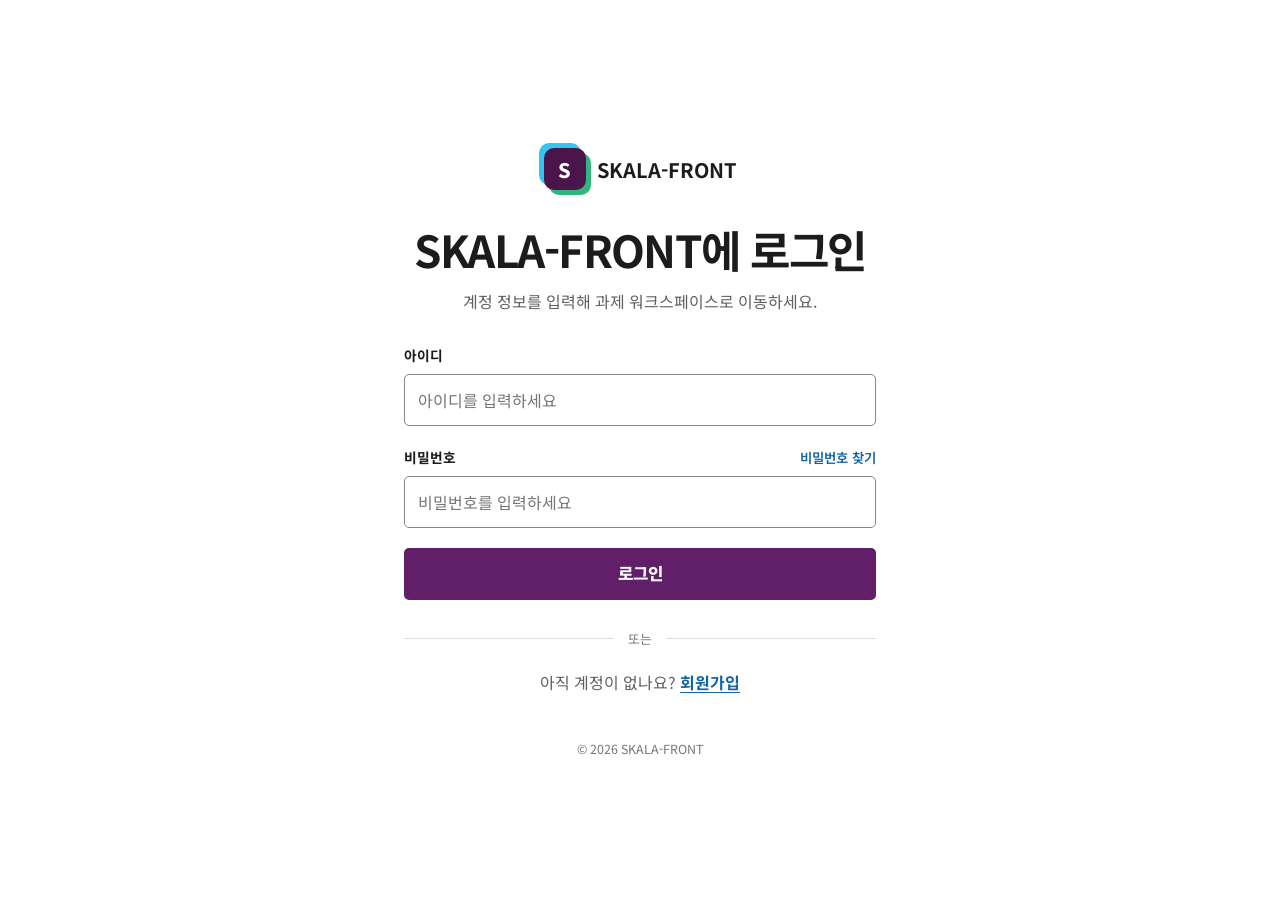
<file: html/myHoliday.html>
<!DOCTYPE html>
<html lang="ko">
<head>
    <meta charset="UTF-8">
    <meta name="viewport" content="width=device-width, initial-scale=1.0">
    <meta name="description" content="허진녕의 휴일 일과 HTML 과제">
    <title>나의 휴일 일과 | SKALA-FRONT</title>
    <link rel="stylesheet" href="../css/style.css">
    <script src="../script/authGuard.js"></script>
</head>
<body>
<div class="container app-shell">
    
<aside class="workspace-sidebar">
    <div class="workspace-brand">
        <div class="workspace-logo" aria-hidden="true">S</div>
        <div>
            <strong>SKALA-FRONT</strong>
            <small>HTML · CSS · JavaScript</small>
        </div>
    </div>

    <div class="sidebar-section">
        <p class="sidebar-title">과제 채널</p>
        <nav aria-label="과제 페이지">
            <ul>
                <li><a href="../index.html"><span class="channel-mark">⌂</span>메인 Hub</a></li><li><a href="myProfile.html"><span class="channel-mark">#</span>나의 소개</a></li><li><a href="myClass.html"><span class="channel-mark">#</span>강의 일정</a></li><li><a href="myHoliday.html" aria-current="page"><span class="channel-mark">#</span>휴일 일과</a></li><li><a href="myTrip.html"><span class="channel-mark">#</span>나의 여행지</a></li><li><a href="myAccount.html"><span class="channel-mark">●</span>내 계정</a></li>
            </ul>
        </nav>
    </div>

    <div class="sidebar-section secondary">
        <p class="sidebar-title">바로가기</p>
        <ul class="sidebar-list">
            <li><a href="https://github.com/Heo-jinnyeong" target="_blank" rel="noopener"><span class="channel-mark">↗</span>GitHub</a></li>
            <li><a href="mailto:wlssud132@gmail.com"><span class="channel-mark">@</span>Email</a></li>
        </ul>
    </div>

    <div class="sidebar-profile">
        <div class="avatar" aria-hidden="true">HJ</div>
        <p><strong>허진녕</strong><br><small>AI Computer Vision</small></p>
    </div>
</aside>

    <div class="page-shell">
        
<header class="topbar">
    <div>
        <h1># 휴일-일과</h1>
        <p>잘 쉬고, 가볍게 채우는 나만의 하루</p>
    </div>
    <span class="status-pill"><span class="status-dot"></span>과제 통합 완료</span>
</header>

        <div class="page-content holiday-page-content-simple">
            <section class="holiday-intro" aria-labelledby="holiday-title">
                <div>
                    <p class="holiday-intro-label">MY DAY OFF</p>
                    <h1 id="holiday-title">천천히 쉬어가는<br><em>나만의 휴일</em></h1>
                    <p>몸과 마음에 여유를 주고, 좋아하는 것들로 다음 한 주를 준비합니다.</p>
                </div>
                <div class="holiday-keywords" aria-label="휴일 핵심 키워드"><span>REST</span><span>ENERGY</span><span>REVIEW</span></div>
            </section>

            <section class="holiday-schedule" aria-labelledby="holiday-schedule-title">
                <header class="holiday-section-heading"><div><p>ONE DAY ROUTINE</p><h2 id="holiday-schedule-title">하루의 흐름</h2></div><span>일정에 얽매이기보다 그날의 컨디션에 맞게 여유롭게 보냅니다.</span></header>
                <div class="holiday-timeline">
                    <section class="holiday-item"><div class="holiday-time">09:00</div><span class="holiday-icon" aria-hidden="true">☀</span><div><h2>느긋한 아침</h2><p>충분히 쉬고 가벼운 식사로 하루를 시작합니다.</p></div></section>
                    <section class="holiday-item"><div class="holiday-time">10:30</div><span class="holiday-icon" aria-hidden="true">↗</span><div><h2>조깅</h2><p>혼자 생각을 정리하며 <mark>집중력을 회복하는 시간</mark>을 가집니다.</p></div></section>
                    <section class="holiday-item"><div class="holiday-time">13:00</div><span class="holiday-icon" aria-hidden="true">✎</span><div><h2>가벼운 학습</h2><p>강의 코드와 3D Vision 연구 노트를 짧게 복습합니다.</p></div></section>
                    <section class="holiday-item"><div class="holiday-time">16:00</div><span class="holiday-icon" aria-hidden="true">▶</span><div><h2>영화 감상</h2><p>좋아하는 영화를 보며 편하게 쉬고 새로운 이야기에서 아이디어를 얻습니다.</p></div></section>
                    <section class="holiday-item"><div class="holiday-time">19:00</div><span class="holiday-icon" aria-hidden="true">○</span><div><h2>맛있는 저녁</h2><p>한식이나 이탈리안 메뉴를 즐기며 하루를 여유롭게 마무리합니다.</p></div></section>
                    <section class="holiday-item"><div class="holiday-time">21:00</div><span class="holiday-icon" aria-hidden="true">✓</span><div><h2>주간 회고</h2><p><mark>잘한 점 한 가지와 다음 주 할 일 세 가지</mark>를 기록합니다.</p></div></section>
                </div>
            </section>

            
<footer>
    <p><strong>SKALA-FRONT 강의 과제</strong> · HTML, CSS, JavaScript 실습 결과물</p>
    <p>© 2026 허진녕 · <a href="mailto:wlssud132@gmail.com">wlssud132@gmail.com</a></p>
</footer>

        </div>
    </div>
</div>
</body>
</html>
</file>
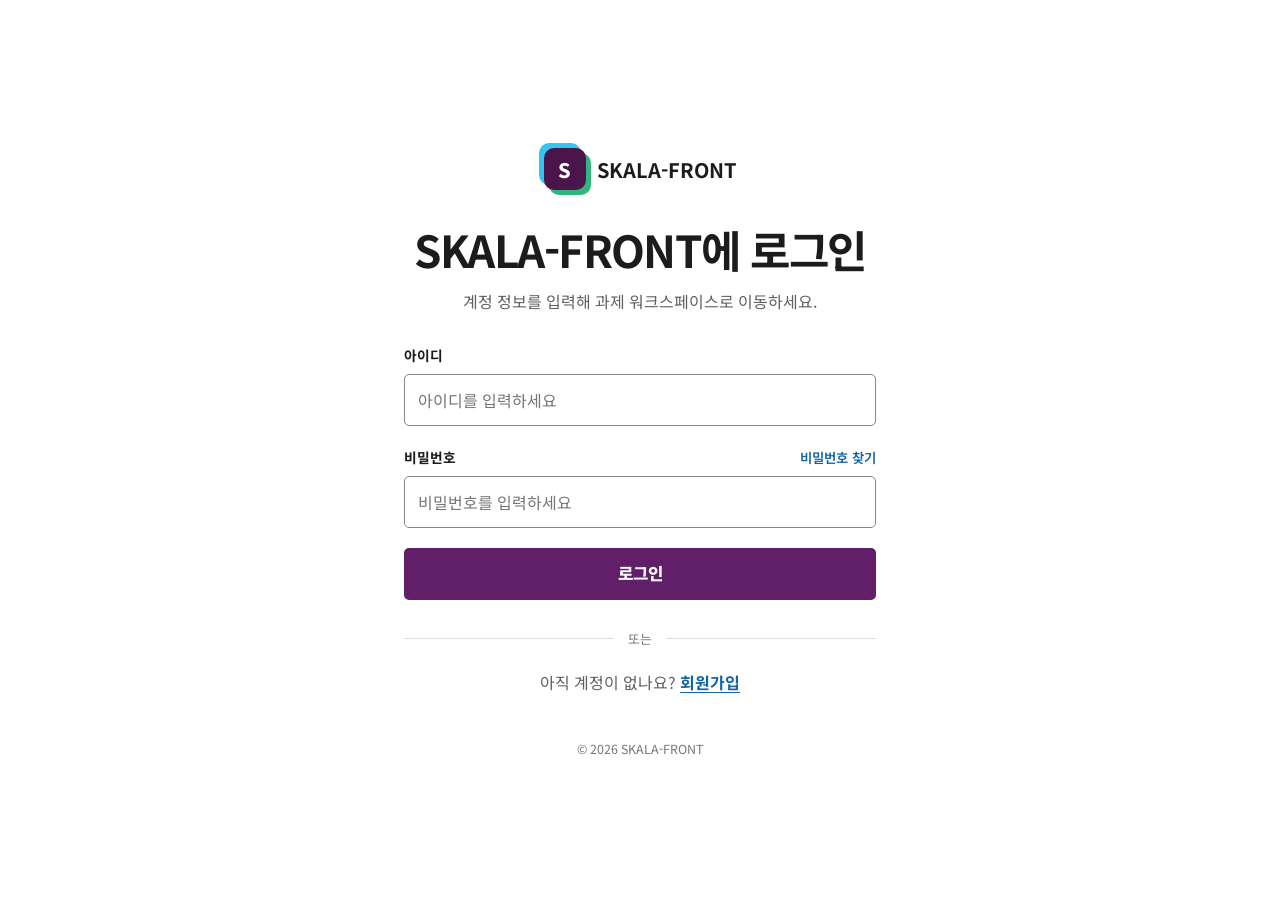
<file: html/myProfile.html>
<!DOCTYPE html>
<html lang="ko">
<head>
    <meta charset="UTF-8">
    <meta name="viewport" content="width=device-width, initial-scale=1.0">
    <meta name="description" content="허진녕의 Profile과 Academic Profile">
    <title>나의 소개 | SKALA-FRONT</title>
    <link rel="stylesheet" href="../css/style.css">
    <script src="../script/authGuard.js"></script>
</head>
<body>
<div class="container app-shell">
    <aside class="workspace-sidebar">
        <div class="workspace-brand">
            <div class="workspace-logo" aria-hidden="true">S</div>
            <div>
                <strong>SKALA-FRONT</strong>
                <small>HTML · CSS · JavaScript</small>
            </div>
        </div>

        <div class="sidebar-section">
            <p class="sidebar-title">과제 채널</p>
            <nav aria-label="과제 페이지">
                <ul>
                    <li><a href="../index.html"><span class="channel-mark">⌂</span>메인 Hub</a></li>
                    <li><a href="myProfile.html" aria-current="page"><span class="channel-mark">#</span>나의 소개</a></li>
                    <li><a href="myClass.html"><span class="channel-mark">#</span>강의 일정</a></li>
                    <li><a href="myHoliday.html"><span class="channel-mark">#</span>휴일 일과</a></li>
                    <li><a href="myTrip.html"><span class="channel-mark">#</span>나의 여행지</a></li>
                    <li><a href="myAccount.html"><span class="channel-mark">●</span>내 계정</a></li>
                </ul>
            </nav>
        </div>

        <div class="sidebar-section secondary">
            <p class="sidebar-title">바로가기</p>
            <ul class="sidebar-list">
                <li><a href="https://github.com/Heo-jinnyeong" target="_blank" rel="noopener"><span class="channel-mark">↗</span>GitHub</a></li>
                <li><a href="mailto:wlssud132@gmail.com"><span class="channel-mark">@</span>Email</a></li>
            </ul>
        </div>

        <div class="sidebar-profile">
            <div class="avatar" aria-hidden="true">HJ</div>
            <p><strong>허진녕</strong><br><small>AI Computer Vision</small></p>
        </div>
    </aside>

    <div class="page-shell">
        <header class="topbar">
            <div>
                <h1># 나의-소개</h1>
                <p>저를 만드는 태도와 취향, 연구·학업 경험을 한곳에 정리했습니다.</p>
            </div>
            <span class="status-pill"><span class="status-dot"></span>Profile</span>
        </header>

        <div class="page-content profile-page-content">
            <section class="profile-hero-new" aria-labelledby="profile-name">
                <div class="profile-hero-copy">
                    <div class="profile-name-row">
                        <h1 id="profile-name">허진녕</h1>
                        <p class="profile-role">AI Computer Vision Researcher</p>
                    </div>
                    <p class="profile-lead">기술을 깊이 탐구하고, 현실의 문제를 해결하는 연구자입니다.</p>
                    <div class="profile-hero-actions">
                        <a href="mailto:wlssud132@gmail.com">✉ 이메일</a>
                        <a href="https://github.com/Heo-jinnyeong" target="_blank" rel="noopener">↗ GitHub</a>
                    </div>
                </div>
            </section>

            <nav class="profile-section-nav" aria-label="프로필 섹션 바로가기">
                <a href="#personal-profile"><span>01</span> Profile</a>
                <a href="#academic-profile"><span>02</span> Academic Profile</a>
            </nav>

            <section class="personal-profile" id="personal-profile" aria-labelledby="personal-title">
                <header class="profile-section-heading">
                    <div>
                        <p class="section-number">01 · ABOUT ME</p>
                        <h2 id="personal-title">Profile</h2>
                    </div>
                </header>

                <article class="profile-manifesto">
                    <div class="manifesto-label"><span aria-hidden="true">✦</span> MY MOTTO</div>
                    <div>
                        <h3>“동기부여된 꾸준함은 무한 동력이다.”</h3>
                        <p>익숙하지 않은 분야도 꾸준히 배우며 제 것으로 만들고, 마주한 문제는 원인을 찾을 때까지 파고듭니다. 혼자의 성장을 넘어 동료와 함께 더 나은 결과를 만드는 책임감 있는 사람이 되고자 합니다.</p>
                    </div>
                </article>

                <section class="profile-keywords" aria-labelledby="keywords-title">
                    <div class="profile-mini-heading">
                        <p>WORDS THAT DEFINE ME</p>
                        <h3 id="keywords-title">나를 설명하는 단어들</h3>
                    </div>
                    <div class="keyword-grid">
                        <article class="keyword-card"><span>01</span><h4>꾸준함</h4><p>작은 노력을 멈추지 않고 목표를 결과로 연결합니다.</p></article>
                        <article class="keyword-card"><span>02</span><h4>집요함</h4><p>한계 앞에서 멈추기보다 답을 찾을 때까지 파고듭니다.</p></article>
                        <article class="keyword-card"><span>03</span><h4>구조적 분석</h4><p>현상보다 근본 원인을 살피고 해결 순서를 설계합니다.</p></article>
                        <article class="keyword-card"><span>04</span><h4>자율과 책임</h4><p>필요한 일을 스스로 정의하고 맡은 결과를 끝까지 책임집니다.</p></article>
                        <article class="keyword-card"><span>05</span><h4>협업과 소통</h4><p>서로의 관점을 연결해 팀이 같은 방향으로 나아가게 합니다.</p></article>
                        <article class="keyword-card"><span>06</span><h4>성실과 정직</h4><p>부족함과 오류를 솔직히 마주하며 신뢰를 쌓습니다.</p></article>
                    </div>
                </section>

                <div class="profile-life-grid">
                    <section class="profile-life-card food-card" aria-labelledby="favorite-food-title">
                        <div class="life-card-heading">
                            <span class="life-icon" aria-hidden="true">🍽️</span>
                            <div><p>MY FAVORITES</p><h3 id="favorite-food-title">좋아하는 음식</h3></div>
                        </div>
                        <ul class="favorite-list">
                            <li><span>01</span><div><strong>간짜장</strong><small>진한 춘장과 갓 볶아낸 불향의 조합</small></div></li>
                            <li><span>02</span><div><strong>라멘</strong><small>깊은 육수와 취향대로 고르는 다양한 맛</small></div></li>
                            <li><span>03</span><div><strong>곤드레밥</strong><small>담백한 향과 양념장이 주는 편안한 한 끼</small></div></li>
                        </ul>
                    </section>

                    <section class="profile-life-card goal-card" aria-labelledby="year-goals-title">
                        <div class="life-card-heading">
                            <span class="life-icon" aria-hidden="true">🎯</span>
                            <div><p>THIS YEAR</p><h3 id="year-goals-title">올해 할 일</h3></div>
                        </div>
                        <ol class="goal-list">
                            <li><span class="goal-check" aria-hidden="true">✓</span><div><strong>SKALA 수료</strong><small>배움과 프로젝트를 끝까지 완주하기</small></div></li>
                            <li><span class="goal-check" aria-hidden="true">→</span><div><strong>취업</strong><small>기술로 실제 문제를 해결하는 팀에 합류하기</small></div></li>
                            <li><span class="goal-check" aria-hidden="true">∞</span><div><strong>꾸준한 책 읽기</strong><small>매일 조금씩 읽고 생각을 기록하기</small></div></li>
                        </ol>
                    </section>
                </div>
            </section>

            <section class="academic-profile" id="academic-profile" aria-labelledby="academic-title">
                <header class="academic-header">
                    <div>
                        <p class="section-number">02 · ACADEMIC</p>
                        <h2 id="academic-title">Academic Profile</h2>
                    </div>
                    <p>Computer Vision을 중심으로 쌓아 온 학업·연구·프로젝트 경험입니다.</p>
                </header>

                <div class="academic-top-grid">
                    <article class="academic-card education-card">
                        <div class="academic-card-title">
                            <span>EDU</span>
                            <h3>Education</h3>
                        </div>
                        <ol class="academic-timeline">
                            <li>
                                <time>2023.09 — 2026.02</time>
                                <h4>연세대학교 정보대학원</h4>
                                <p>정보 시스템 · AI Computer Vision</p>
                                <strong>GPA 4.06 / 4.3</strong>
                            </li>
                            <li>
                                <time>2020.03 — 2023.08</time>
                                <h4>한국항공대학교</h4>
                                <p>경영학사 · AI융합경영 공학사</p>
                                <strong>GPA 4.28 / 4.5 · 최우수졸업</strong>
                            </li>
                        </ol>
                    </article>

                    <article class="academic-card interests-card">
                        <div class="academic-card-title">
                            <span>R&D</span>
                            <h3>Research Interests</h3>
                        </div>
                        <div class="research-tags">
                            <span>Computer Vision</span>
                            <span>3D Semantic Scene Completion</span>
                            <span>3D Reconstruction</span>
                            <span>Object Detection</span>
                        </div>
                        <p class="research-note">카메라 기반 3D 공간 이해와 실제 환경에서 활용 가능한 시각 인공지능을 연구합니다.</p>
                    </article>
                </div>

                <section class="academic-subsection" aria-labelledby="publication-title">
                    <div class="academic-subsection-title">
                        <p>RESEARCH OUTPUT</p>
                        <h3 id="publication-title">Publications</h3>
                    </div>
                    <ol class="publication-list">
                        <li>
                            <span class="publication-number">01</span>
                            <div>
                                <strong>Towards Temporal Fusion Beyond the Field of View for Camera-based Semantic Scene Completion</strong>
                                <p>Association for the Advancement of Artificial Intelligence · AAAI 2026</p>
                                <a class="publication-link" href="https://heo-jinnyeong.github.io/Towards-Temporal-Fusion-Beyond-the-Field-of-View-for-Camera-based-Semantic-Scene-Completion-AAAI2026/" target="_blank" rel="noopener">논문 페이지 보기 <span aria-hidden="true">↗</span></a>
                            </div>
                            <span class="publication-type">AAAI</span>
                        </li>
                        <li>
                            <span class="publication-number">02</span>
                            <div>
                                <strong>Gaussian Blending: Improved 3D Gaussian Splatting for Model Light-Weighting and Deep Learning-Based Performance Enhancement</strong>
                                <p>한국컴퓨터정보학회논문지 · Vol. 29, No. 08 · 2024</p>
                                <a class="publication-link" href="https://www.kci.go.kr/kciportal/ci/sereArticleSearch/ciSereArtiView.kci?sereArticleSearchBean.artiId=ART003109543" target="_blank" rel="noopener">KCI에서 보기 <span aria-hidden="true">↗</span></a>
                            </div>
                            <span class="publication-type">KCI</span>
                        </li>
                        <li>
                            <span class="publication-number">03</span>
                            <div>
                                <strong>Pothole Detection Using Deep Learning and Domain-Based Image Preprocessing Methods</strong>
                                <p>한국지식정보기술학회논문지 · Vol. 18, No. 5 · 2023</p>
                                <a class="publication-link" href="https://www.kci.go.kr/kciportal/ci/sereArticleSearch/ciSereArtiView.kci?sereArticleSearchBean.artiId=ART003011598" target="_blank" rel="noopener">KCI에서 보기 <span aria-hidden="true">↗</span></a>
                            </div>
                            <span class="publication-type">KCI</span>
                        </li>
                    </ol>
                </section>

                <section class="academic-subsection" aria-labelledby="project-title">
                    <div class="academic-subsection-title">
                        <p>SELECTED WORK</p>
                        <h3 id="project-title">Projects</h3>
                    </div>
                    <div class="academic-project-grid">
                        <article class="academic-project featured-project">
                            <time>2024.02 — 2025.02</time>
                            <h4>양방향 구어–수어 번역 시스템 및 수어봇</h4>
                            <p>연세대학교 MLCF 연구실 국가 연구과제에서 데이터셋 제작 및 검증을 수행했습니다.</p>
                            <span>National R&D</span>
                        </article>
                        <article class="academic-project featured-project">
                            <time>2023.09 — 2025.05</time>
                            <h4>스마트 외장재 설비 융복합 기술개발</h4>
                            <p>제로에너지건축물 구현을 위한 모델 개발, 실증 실험과 API 통신을 담당했습니다.</p>
                            <span>Computer Vision · API</span>
                        </article>
                        <article class="academic-project">
                            <time>2023.01 — 2023.02</time>
                            <h4>도로 파손 감지 서비스</h4>
                            <p>데이터 제작부터 Classification, Object Detection 및 서빙까지 End-to-end로 진행했습니다.</p>
                        </article>
                        <article class="academic-project">
                            <time>2022.12 — 2023.01</time>
                            <h4>재활용 품목 Semantic Segmentation</h4>
                            <p>배경을 포함한 11종의 재활용 품목을 픽셀 단위로 분류했습니다.</p>
                        </article>
                        <article class="academic-project">
                            <time>2022.12</time>
                            <h4>이미지 속 글자 검출 성능 개선</h4>
                            <p>데이터 제작과 검수를 통해 데이터 이해도와 OCR 검출 성능을 개선했습니다.</p>
                        </article>
                        <article class="academic-project">
                            <time>2022.11 — 2022.12</time>
                            <h4>재활용 품목 Object Detection</h4>
                            <p>10종의 재활용 품목을 탐지하는 객체 검출 모델을 개발했습니다.</p>
                        </article>
                        <article class="academic-project">
                            <time>2022.10 — 2022.11</time>
                            <h4>마스크 착용 상태 분류</h4>
                            <p>착용 상태, 성별, 연령대를 기준으로 18개 클래스를 분류했습니다.</p>
                        </article>
                        <article class="academic-project">
                            <time>2022.04 — 2022.06</time>
                            <h4>심장질환 예방 추천시스템</h4>
                            <p>Kaggle 데이터를 활용해 심장 질환 발병 확률을 낮추는 활동을 추천했습니다.</p>
                        </article>
                    </div>
                </section>

                <section class="credential-section" aria-labelledby="credential-title">
                    <div class="academic-subsection-title">
                        <p>CREDENTIALS</p>
                        <h3 id="credential-title">Certification &amp; Training</h3>
                    </div>
                    <div class="credential-list">
                        <article><strong>SQLD</strong><span>SQL 개발자 · 2026.03</span></article>
                        <article><strong>OPIc IH</strong><span>Intermediate High · 2025.05</span></article>
                        <article><strong>NAVER Boostcamp AI Tech</strong><span>Computer Vision Track · 2022.09–2023.02</span></article>
                        <article><strong>H-모빌리티 클래스</strong><span>자율주행 판단 Track · 2026.04–2026.06</span></article>
                    </div>
                </section>
            </section>

            <footer>
                <p><strong>SKALA-FRONT 강의 과제</strong> · HTML, CSS, JavaScript 실습 결과물</p>
                <p>© 2026 허진녕 · <a href="mailto:wlssud132@gmail.com">wlssud132@gmail.com</a></p>
            </footer>
        </div>
    </div>
</div>
</body>
</html>
</file>
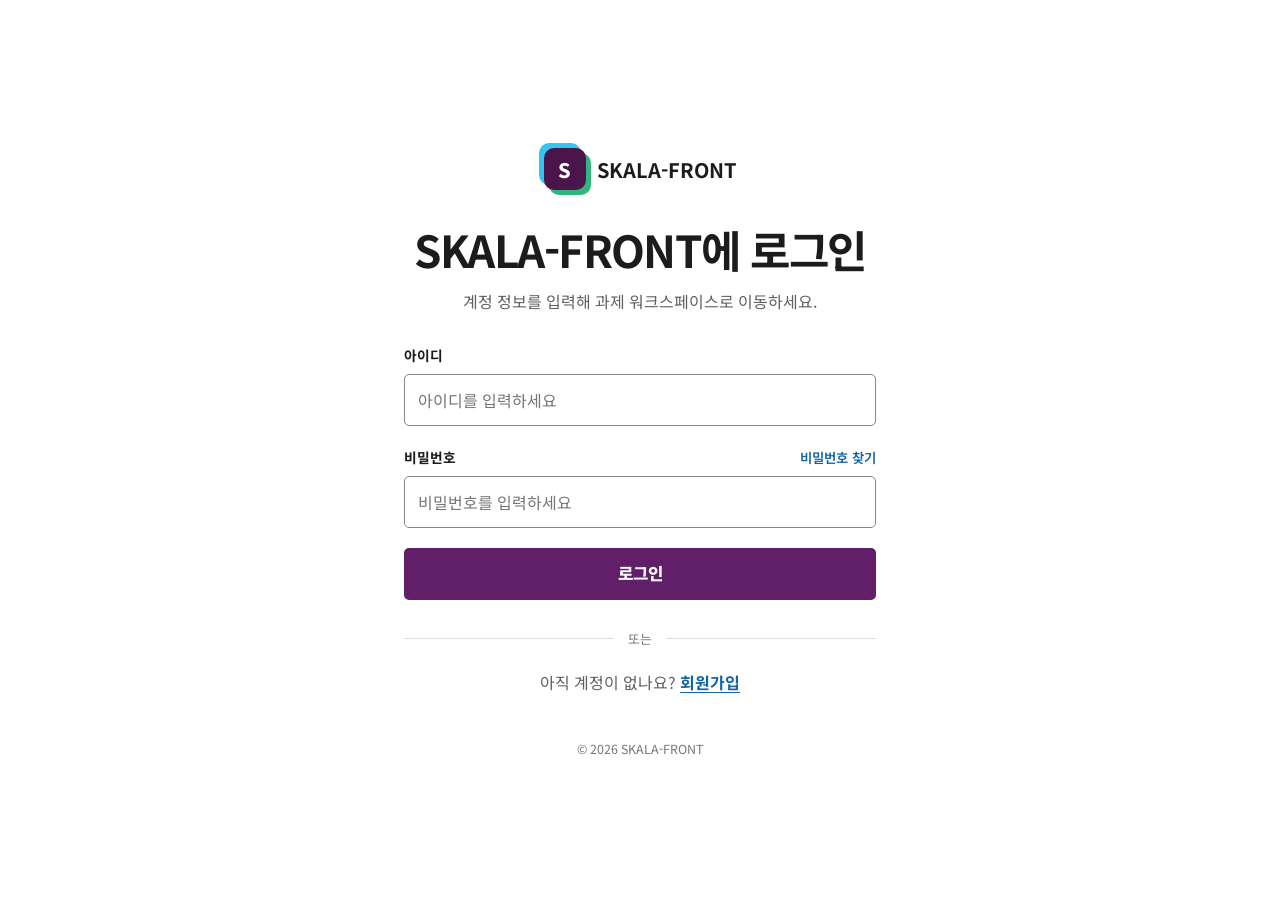
<file: html/myTrip.html>
<!DOCTYPE html>
<html lang="ko">
<head>
    <meta charset="UTF-8">
    <meta name="viewport" content="width=device-width, initial-scale=1.0">
    <meta name="description" content="후쿠오카, 싱가포르, 제주도의 여행 기록">
    <title>나의 여행지 | SKALA-FRONT</title>
    <link rel="stylesheet" href="../css/style.css">
    <script src="../script/authGuard.js"></script>
</head>
<body>
<div class="container app-shell">
    
<aside class="workspace-sidebar">
    <div class="workspace-brand">
        <div class="workspace-logo" aria-hidden="true">S</div>
        <div>
            <strong>SKALA-FRONT</strong>
            <small>HTML · CSS · JavaScript</small>
        </div>
    </div>

    <div class="sidebar-section">
        <p class="sidebar-title">과제 채널</p>
        <nav aria-label="과제 페이지">
            <ul>
                <li><a href="../index.html"><span class="channel-mark">⌂</span>메인 Hub</a></li><li><a href="myProfile.html"><span class="channel-mark">#</span>나의 소개</a></li><li><a href="myClass.html"><span class="channel-mark">#</span>강의 일정</a></li><li><a href="myHoliday.html"><span class="channel-mark">#</span>휴일 일과</a></li><li><a href="myTrip.html" aria-current="page"><span class="channel-mark">#</span>나의 여행지</a></li><li><a href="myAccount.html"><span class="channel-mark">●</span>내 계정</a></li>
            </ul>
        </nav>
    </div>

    <div class="sidebar-section secondary">
        <p class="sidebar-title">바로가기</p>
        <ul class="sidebar-list">
            <li><a href="https://github.com/Heo-jinnyeong" target="_blank" rel="noopener"><span class="channel-mark">↗</span>GitHub</a></li>
            <li><a href="mailto:wlssud132@gmail.com"><span class="channel-mark">@</span>Email</a></li>
        </ul>
    </div>

    <div class="sidebar-profile">
        <div class="avatar" aria-hidden="true">HJ</div>
        <p><strong>허진녕</strong><br><small>AI Computer Vision</small></p>
    </div>
</aside>

    <div class="page-shell">
        
<header class="topbar">
    <div>
        <h1># 나의-여행지</h1>
        <p>사진과 음악으로 기록한 나의 여행 아카이브</p>
    </div>
    <span class="status-pill"><span class="status-dot"></span>과제 통합 완료</span>
</header>

        <div class="page-content trip-page-content">
            <section class="trip-archive-hero" aria-labelledby="trip-archive-title">
                <img src="../media/trip-jeju.jpg" alt="성산일출봉에서 내려다본 제주 바다와 마을 풍경">
                <div class="trip-hero-overlay">
                    <p>MY TRAVEL ARCHIVE · 2026</p>
                    <h1 id="trip-archive-title">기억하고 싶은<br><em>여행의 장면들</em></h1>
                    <span>낯선 도시의 공기, 함께한 사람들, 오래 바라본 풍경을 사진으로 남겼습니다.</span>
                </div>
                <div class="trip-music-card">
                    <span class="trip-music-icon" aria-hidden="true">♫</span>
                    <div><small>TRAVEL PLAYLIST</small><strong>여행과 함께 듣기</strong></div>
                    <button type="button" id="trip-music-toggle" aria-pressed="false"><span aria-hidden="true">▶</span><span class="trip-music-label">재생</span></button>
                    <div id="trip-music-player" class="trip-music-player" aria-hidden="true"></div>
                </div>
            </section>

            <section class="trip-stories" aria-labelledby="trip-stories-title">
                <header class="trip-section-heading"><div><p>THREE MOMENTS</p><h2 id="trip-stories-title">세 도시, 세 가지 기억</h2></div></header>
                <div class="trip-album-list">
                    <details class="trip-album">
                        <summary>
                            <img src="../media/trip-fukuoka-1.jpg" alt="후쿠오카 공항의 Welcome to Fukuoka 안내판" loading="eager">
                            <span class="trip-album-overlay"><small>01 · JAPAN</small><strong>후쿠오카</strong><em>사진 5장</em><i aria-hidden="true">＋</i></span>
                        </summary>
                        <div class="trip-sub-gallery">
                            <figure><img src="../media/trip-fukuoka-2.jpg" alt="후쿠오카에서 먹은 다양한 초밥" loading="lazy"><figcaption>후쿠오카의 신선한 초밥</figcaption></figure>
                            <figure><img src="../media/trip-fukuoka-3.jpg" alt="후쿠오카에서 즐긴 햄버그와 맥주" loading="lazy"><figcaption>함께 즐긴 저녁 한 끼</figcaption></figure>
                            <figure><img src="../media/trip-fukuoka-4.jpg" alt="후쿠오카에서 먹은 규카츠 정식" loading="lazy"><figcaption>뜨거운 돌판 위의 규카츠</figcaption></figure>
                            <figure><img src="../media/trip-fukuoka-5.jpg" alt="후쿠오카에서 먹은 돈코츠 라멘" loading="lazy"><figcaption>여행의 마지막을 채운 라멘</figcaption></figure>
                        </div>
                    </details>

                    <details class="trip-album">
                        <summary>
                            <img src="../media/trip-singapore-1.jpg" alt="싱가포르 AAAI 행사장에서 동료들과 함께 찍은 사진" loading="lazy">
                            <span class="trip-album-overlay"><small>02 · SINGAPORE</small><strong>싱가포르</strong><em>사진 3장</em><i aria-hidden="true">＋</i></span>
                        </summary>
                        <div class="trip-sub-gallery trip-sub-gallery-two">
                            <figure><img src="../media/trip-singapore-2.jpg" alt="밤에 바라본 싱가포르 마리나 베이 샌즈" loading="lazy"><figcaption>마리나 베이의 야경</figcaption></figure>
                            <figure><img src="../media/trip-singapore-3.jpg" alt="밤에 바라본 싱가포르 도심과 조명 다리" loading="lazy"><figcaption>빛으로 가득한 도심 산책</figcaption></figure>
                        </div>
                    </details>

                    <details class="trip-album">
                        <summary>
                            <img src="../media/trip-jeju-1.jpg" alt="성산일출봉에서 내려다본 제주 바다와 마을 풍경" loading="lazy">
                            <span class="trip-album-overlay"><small>03 · JEJU</small><strong>제주도</strong><em>사진 3장</em><i aria-hidden="true">＋</i></span>
                        </summary>
                        <div class="trip-sub-gallery trip-sub-gallery-two">
                            <figure><img src="../media/trip-jeju-2.jpg" alt="푸른 하늘 아래 바라본 성산일출봉" loading="lazy"><figcaption>가까이에서 바라본 성산일출봉</figcaption></figure>
                            <figure><img src="../media/trip-jeju-3.jpg" alt="제주에서 먹은 곤드레 돌솥밥과 반찬" loading="lazy"><figcaption>여행 중 만난 든든한 한 끼</figcaption></figure>
                        </div>
                    </details>
                </div>
            </section>

            <section class="trip-video-section" aria-labelledby="trip-video-title">
                <header class="trip-video-heading">
                    <div><p>TRAVEL FILM</p><h2 id="trip-video-title">영상으로 다시 만나는 여행</h2></div>
                    <span>사진에 담기지 않은 여행의 분위기와 움직임을 영상으로 기록했습니다.</span>
                </header>
                <div class="trip-video-frame">
                    <video id="trip-video" controls playsinline preload="metadata" poster="../media/trip-jeju.jpg">
                        <source src="../media/trip-video.mp4" type="video/mp4">
                        브라우저가 동영상 재생을 지원하지 않습니다.
                    </video>
                </div>
            </section>

            
<footer>
    <p><strong>SKALA-FRONT 강의 과제</strong> · HTML, CSS, JavaScript 실습 결과물</p>
    <p>© 2026 허진녕 · <a href="mailto:wlssud132@gmail.com">wlssud132@gmail.com</a></p>
</footer>

        </div>
    </div>
</div>
<script src="../script/tripMusic.js"></script>
<script src="../script/tripAlbum.js"></script>
<script src="../script/tripLightbox.js"></script>
</body>
</html>
</file>
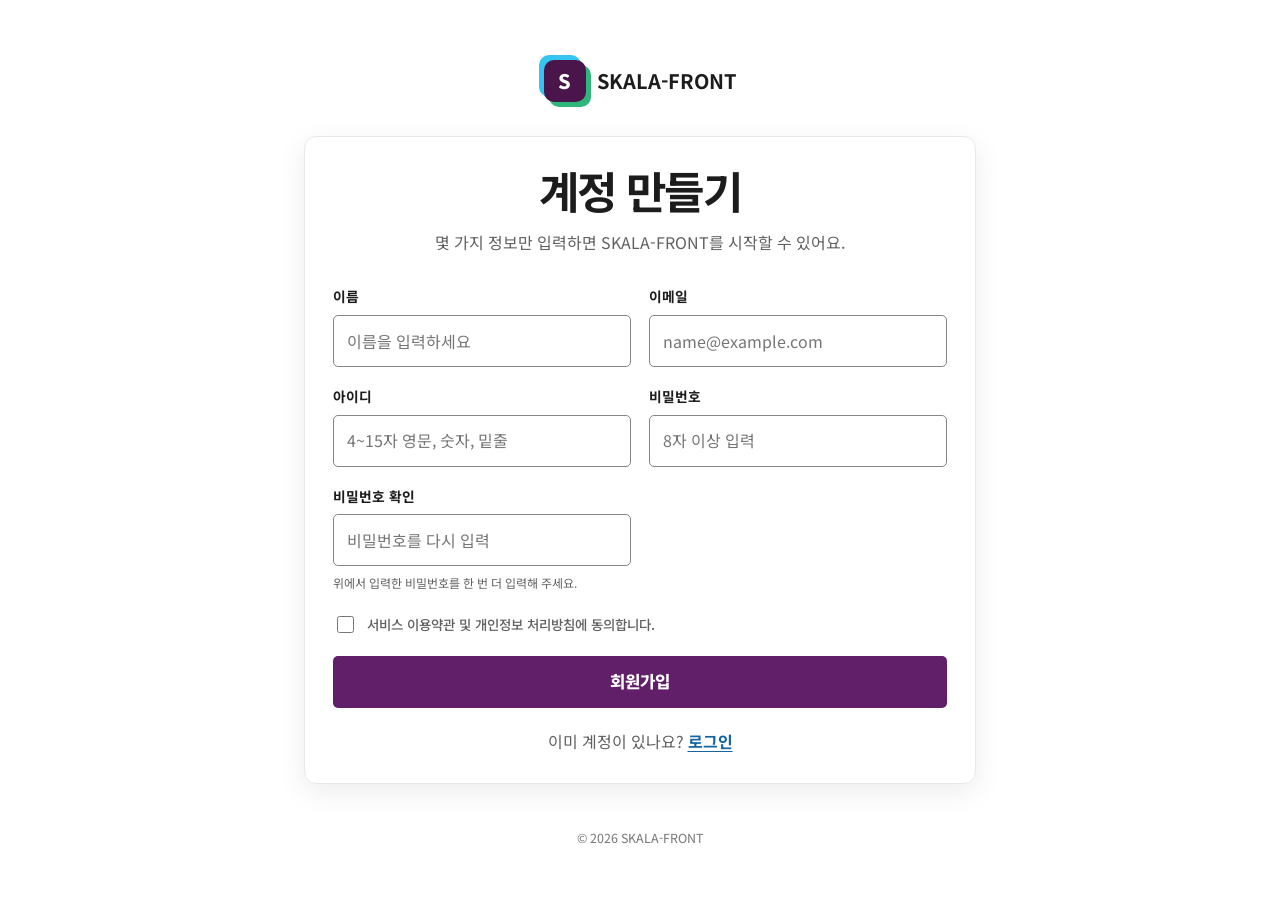
<file: html/signUp.html>
<!DOCTYPE html>
<html lang="ko">
<head>
    <meta charset="UTF-8">
    <meta name="viewport" content="width=device-width, initial-scale=1.0">
    <meta name="description" content="SKALA-FRONT 회원가입">
    <title>회원가입 | SKALA-FRONT</title>
    <link rel="stylesheet" href="../css/style.css">
</head>
<body class="login-page signup-page">
    <main class="login-shell signup-shell">
        <a class="login-brand" href="login.html" aria-label="SKALA-FRONT 로그인으로 이동">
            <span class="login-logo" aria-hidden="true">S</span>
            <strong>SKALA-FRONT</strong>
        </a>

        <section class="login-card signup-card" aria-labelledby="signup-title">
            <h1 id="signup-title">계정 만들기</h1>
            <p>몇 가지 정보만 입력하면 SKALA-FRONT를 시작할 수 있어요.</p>

            <form id="signup-form">
                <div class="signup-grid">
                    <div class="login-field">
                        <label for="userName">이름</label>
                        <input type="text" id="userName" name="userName" autocomplete="name" required placeholder="이름을 입력하세요">
                    </div>
                    <div class="login-field">
                        <label for="userEmail">이메일</label>
                        <input type="email" id="userEmail" name="userEmail" autocomplete="email" required placeholder="name@example.com">
                    </div>
                    <div class="login-field">
                        <label for="userId">아이디</label>
                        <input type="text" id="userId" name="userId" autocomplete="username" minlength="4" maxlength="15" pattern="[A-Za-z0-9_]+" required placeholder="4~15자 영문, 숫자, 밑줄">
                    </div>
                    <div class="login-field">
                        <label for="userPw">비밀번호</label>
                        <input type="password" id="userPw" name="userPw" autocomplete="new-password" minlength="8" required placeholder="8자 이상 입력">
                    </div>
                    <div class="login-field">
                        <label for="userPwConfirm">비밀번호 확인</label>
                        <input type="password" id="userPwConfirm" name="userPwConfirm" autocomplete="new-password" minlength="8" required placeholder="비밀번호를 다시 입력" aria-describedby="password-confirm-help">
                        <p id="password-confirm-help" class="input-help" aria-live="polite">위에서 입력한 비밀번호를 한 번 더 입력해 주세요.</p>
                    </div>
                </div>

                <label class="signup-agreement">
                    <input type="checkbox" required>
                    <span>서비스 이용약관 및 개인정보 처리방침에 동의합니다.</span>
                </label>

                <p id="signup-message" class="login-message" role="alert" aria-live="polite"></p>
                <button type="submit" class="login-submit">회원가입</button>
            </form>

            <p class="signup-prompt">이미 계정이 있나요? <a href="login.html">로그인</a></p>
        </section>
        <p class="login-footer">© 2026 SKALA-FRONT</p>
    </main>
    <script src="../script/signUp.js"></script>
</body>
</html>
</file>
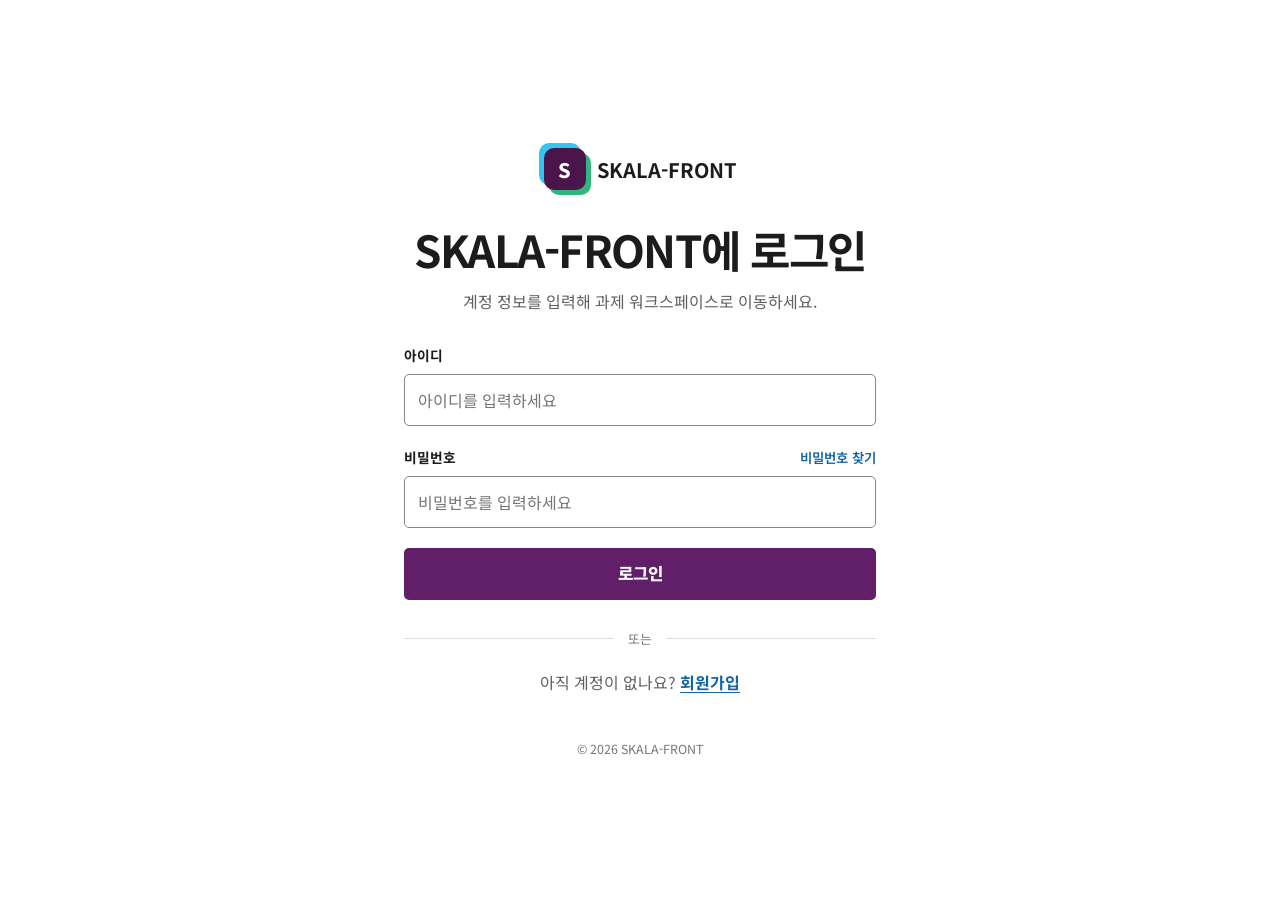
<file: html/signUpResult.html>
<!DOCTYPE html>
<html lang="ko">
<head>
    <meta charset="UTF-8">
    <meta name="viewport" content="width=device-width, initial-scale=1.0">
    <meta name="description" content="회원가입 결과 과제">
    <title>회원가입 결과 | SKALA-FRONT</title>
    <link rel="stylesheet" href="../css/style.css">
    <script src="../script/authGuard.js"></script>
</head>
<body>
<div class="container app-shell">
    
<aside class="workspace-sidebar">
    <div class="workspace-brand">
        <div class="workspace-logo" aria-hidden="true">S</div>
        <div>
            <strong>SKALA-FRONT</strong>
            <small>HTML · CSS · JavaScript</small>
        </div>
    </div>

    <div class="sidebar-section">
        <p class="sidebar-title">과제 채널</p>
        <nav aria-label="과제 페이지">
            <ul>
                <li><a href="../index.html"><span class="channel-mark">⌂</span>메인 Hub</a></li><li><a href="myProfile.html"><span class="channel-mark">#</span>나의 소개</a></li><li><a href="myClass.html"><span class="channel-mark">#</span>강의 일정</a></li><li><a href="myHoliday.html"><span class="channel-mark">#</span>휴일 일과</a></li><li><a href="myTrip.html"><span class="channel-mark">#</span>나의 여행지</a></li><li><a href="myAccount.html"><span class="channel-mark">●</span>내 계정</a></li>
            </ul>
        </nav>
    </div>

    <div class="sidebar-section secondary">
        <p class="sidebar-title">바로가기</p>
        <ul class="sidebar-list">
            <li><a href="https://github.com/Heo-jinnyeong" target="_blank" rel="noopener"><span class="channel-mark">↗</span>GitHub</a></li>
            <li><a href="mailto:wlssud132@gmail.com"><span class="channel-mark">@</span>Email</a></li>
        </ul>
    </div>

    <div class="sidebar-profile">
        <div class="avatar" aria-hidden="true">HJ</div>
        <p><strong>허진녕</strong><br><small>AI Computer Vision</small></p>
    </div>
</aside>

    <div class="page-shell">
        
<header class="topbar">
    <div>
        <h1># 회원가입-결과</h1>
        <p>GET 쿼리 값을 읽어 제출 결과를 표시합니다.</p>
    </div>
    <span class="status-pill"><span class="status-dot"></span>과제 통합 완료</span>
</header>

        <div class="page-content">
            <section class="result-card">
                <div class="result-hero">
                    <h1>🎉 회원가입을 진심으로 축하합니다!</h1>
                    <p>SKALA-FRONT 과제용 회원가입 절차가 완료되었습니다.</p>
                </div>
                <div class="result-body">
                    <h2 style="margin-top: 0;">입력 결과</h2>
                    <p>아래 내용은 주소의 쿼리 문자열에서 읽어 화면에 표시됩니다. 비밀번호는 보안을 위해 표시하지 않습니다.</p>

                    <div class="result-summary" id="result-summary" aria-live="polite">
                        <div class="result-item"><span>이름</span><strong id="result-name">입력 정보 없음</strong></div>
                        <div class="result-item"><span>아이디</span><strong id="result-id">입력 정보 없음</strong></div>
                        <div class="result-item"><span>이메일</span><strong id="result-email">입력 정보 없음</strong></div>
                        <div class="result-item"><span>가입 경로</span><strong id="result-path">선택 안 함</strong></div>
                        <div class="result-item" style="grid-column: 1 / -1;"><span>관심 분야</span><strong id="result-interest">선택 안 함</strong></div>
                    </div>

                    <h2>안내 사항</h2>
                    <ul>
                        <li>이 페이지는 서버 저장 없이 브라우저에서만 결과를 보여주는 과제입니다.</li>
                        <li>주소창에 입력값이 보이는 이유는 <code>method="get"</code>을 사용했기 때문입니다.</li>
                        <li>실제 서비스에서는 개인정보와 비밀번호를 안전한 서버 통신으로 처리해야 합니다.</li>
                    </ul>

                    <div class="result-actions">
                        <a class="button button-primary" href="../index.html">메인 Hub로 이동</a>
                        <a class="button button-secondary" href="myAccount.html">내 계정 관리</a>
                        <a class="button button-secondary" href="myProfile.html">나의 소개 보기</a>
                    </div>
                </div>
            </section>

            
<footer>
    <p><strong>SKALA-FRONT 강의 과제</strong> · HTML, CSS, JavaScript 실습 결과물</p>
    <p>© 2026 허진녕 · <a href="mailto:wlssud132@gmail.com">wlssud132@gmail.com</a></p>
</footer>

        </div>
    </div>
</div>
<script src="../script/signUpResult.js"></script>
</body>
</html>
</file>
<file: css/style.css>
@import url('https://fonts.googleapis.com/css2?family=Noto+Sans+KR:wght@400;500;600;700;800&display=swap');

:root {
    --slack-aubergine: #4a154b;
    --slack-aubergine-dark: #2f0e31;
    --slack-purple: #611f69;
    --slack-green: #2eb67d;
    --slack-blue: #36c5f0;
    --slack-yellow: #ecb22e;
    --slack-red: #e01e5a;
    --ink: #1d1c1d;
    --muted: #616061;
    --line: #e8e8e8;
    --surface: #ffffff;
    --surface-soft: #f8f8fa;
    --success-soft: #eaf8f2;
    --warning-soft: #fff7e3;
    --blue-soft: #eaf7fb;
    --shadow: 0 12px 36px rgba(29, 28, 29, 0.10);
    --radius-lg: 18px;
    --radius-md: 12px;
    --radius-sm: 8px;
}

* {
    box-sizing: border-box;
}

html {
    scroll-behavior: smooth;
}

body {
    margin: 0;
    min-height: 100vh;
    font-family: 'Noto Sans KR', Arial, sans-serif;
    line-height: 1.65;
    color: var(--ink);
    background:
        radial-gradient(circle at top right, rgba(54, 197, 240, 0.10), transparent 28rem),
        linear-gradient(135deg, #f7f3f8 0%, #ffffff 52%, #f4faf8 100%);
}

img,
video {
    max-width: 100%;
    height: auto;
}

button,
input,
select,
textarea {
    font: inherit;
}

a {
    color: var(--slack-purple);
    text-decoration-thickness: 1px;
    text-underline-offset: 3px;
}

a:hover {
    color: var(--slack-red);
}

a:focus-visible,
button:focus-visible,
input:focus-visible,
select:focus-visible,
textarea:focus-visible {
    outline: 3px solid rgba(54, 197, 240, 0.45);
    outline-offset: 2px;
}

.container {
    width: min(1240px, calc(100% - 32px));
    margin: 28px auto;
}

.app-shell {
    display: grid;
    grid-template-columns: 252px minmax(0, 1fr);
    min-height: calc(100vh - 56px);
    overflow: hidden;
    background: var(--surface);
    border: 1px solid rgba(74, 21, 75, 0.10);
    border-radius: 22px;
    box-shadow: var(--shadow);
}

.workspace-sidebar {
    padding: 22px 16px;
    color: #ffffff;
    background:
        linear-gradient(180deg, rgba(255,255,255,0.05), transparent 16rem),
        var(--slack-aubergine);
}

.workspace-brand {
    display: flex;
    align-items: center;
    gap: 12px;
    padding: 0 8px 18px;
    border-bottom: 1px solid rgba(255,255,255,0.18);
}

.workspace-logo {
    display: grid;
    place-items: center;
    width: 42px;
    height: 42px;
    border-radius: 11px;
    color: var(--slack-aubergine);
    background:
        conic-gradient(
            from 45deg,
            var(--slack-red) 0 25%,
            var(--slack-yellow) 0 50%,
            var(--slack-green) 0 75%,
            var(--slack-blue) 0
        );
    box-shadow: inset 0 0 0 6px #ffffff;
    font-weight: 800;
}

.workspace-brand strong {
    display: block;
    font-size: 1rem;
}

.workspace-brand small {
    color: rgba(255,255,255,0.72);
}

.sidebar-section {
    margin-top: 22px;
}

.sidebar-title {
    margin: 0 8px 8px;
    color: rgba(255,255,255,0.66);
    font-size: 0.75rem;
    font-weight: 700;
    letter-spacing: 0.08em;
    text-transform: uppercase;
}

.workspace-sidebar nav ul,
.workspace-sidebar .sidebar-list {
    display: grid;
    gap: 4px;
    margin: 0;
    padding: 0;
    list-style: none;
}

.workspace-sidebar a {
    display: flex;
    align-items: center;
    gap: 10px;
    padding: 9px 11px;
    border-radius: 8px;
    color: rgba(255,255,255,0.88);
    text-decoration: none;
    transition: background-color 0.2s ease, color 0.2s ease, transform 0.2s ease;
}

.workspace-sidebar a:hover,
.workspace-sidebar a[aria-current="page"] {
    color: #ffffff;
    background: rgba(255,255,255,0.16);
    transform: translateX(2px);
}

.channel-mark {
    width: 20px;
    color: rgba(255,255,255,0.58);
    text-align: center;
}

.sidebar-profile {
    display: flex;
    align-items: center;
    gap: 10px;
    margin-top: 24px;
    padding: 14px 10px 0;
    border-top: 1px solid rgba(255,255,255,0.18);
}

.avatar {
    display: grid;
    place-items: center;
    flex: 0 0 auto;
    width: 40px;
    height: 40px;
    border-radius: 10px;
    color: #ffffff;
    background: var(--slack-green);
    font-weight: 800;
}

.sidebar-profile p {
    margin: 0;
    font-size: 0.86rem;
}

.sidebar-profile small {
    color: rgba(255,255,255,0.68);
}

.page-shell {
    min-width: 0;
    background: var(--surface);
}

.topbar {
    position: sticky;
    top: 0;
    z-index: 5;
    display: flex;
    align-items: center;
    justify-content: space-between;
    gap: 16px;
    min-height: 68px;
    padding: 14px 24px;
    border-bottom: 1px solid var(--line);
    background: rgba(255,255,255,0.94);
    backdrop-filter: blur(14px);
}

.topbar h1,
.topbar p {
    margin: 0;
}

.topbar h1 {
    color: var(--ink);
    font-size: 1.1rem;
    border: 0;
    padding: 0;
}

.topbar p {
    color: var(--muted);
    font-size: 0.82rem;
}

.status-pill {
    display: inline-flex;
    align-items: center;
    gap: 7px;
    padding: 7px 11px;
    border: 1px solid #d8eee4;
    border-radius: 999px;
    color: #176b49;
    background: var(--success-soft);
    font-size: 0.8rem;
    font-weight: 700;
    white-space: nowrap;
}

.status-dot {
    width: 8px;
    height: 8px;
    border-radius: 50%;
    background: var(--slack-green);
    box-shadow: 0 0 0 4px rgba(46,182,125,0.14);
}

.page-content {
    padding: 28px;
}

.hero {
    position: relative;
    display: grid;
    grid-template-columns: minmax(0, 1.25fr) minmax(280px, 0.75fr);
    gap: clamp(28px, 5vw, 64px);
    align-items: center;
    overflow: hidden;
    padding: clamp(24px, 5vw, 52px);
    color: #ffffff;
    background:
        radial-gradient(circle at 88% 12%, rgba(54,197,240,0.32), transparent 17rem),
        radial-gradient(circle at 62% 110%, rgba(46,182,125,0.25), transparent 17rem),
        linear-gradient(135deg, #210b23 0%, var(--slack-aubergine) 58%, #67226b 100%);
    border-radius: var(--radius-lg);
    box-shadow: 0 20px 50px rgba(47, 14, 49, 0.2);
}

.hero::after {
    content: "</>";
    position: absolute;
    left: -24px;
    bottom: -38px;
    color: rgba(255,255,255,0.035);
    font-size: 9rem;
    font-weight: 800;
    line-height: 1;
}

.hero-copy {
    position: relative;
    z-index: 1;
}

.hero .hero-kicker {
    display: flex;
    align-items: center;
    gap: 8px;
    margin: 0 0 13px;
    color: var(--slack-blue);
    font-size: 0.74rem;
    font-weight: 800;
    letter-spacing: 0.17em;
}

.hero h1 {
    margin: 0 0 17px;
    padding: 0;
    border: 0;
    color: #ffffff;
    font-size: clamp(1.85rem, 3.7vw, 3.2rem);
    line-height: 1.08;
    letter-spacing: -0.055em;
    animation: fadeInUp 0.7s ease-out both;
}

.hero h1 em {
    color: var(--slack-green);
    font-style: normal;
}

.hero .hero-description {
    max-width: 680px;
    margin: 0;
    color: rgba(255,255,255,0.82);
    font-size: 0.97rem;
}

.hero-tech-list {
    display: flex;
    flex-wrap: wrap;
    gap: 8px;
    margin: 23px 0 0;
    padding: 0;
    list-style: none;
}

.hero-tech-list li {
    display: grid;
    min-width: 105px;
    padding: 9px 12px;
    border: 1px solid rgba(255,255,255,0.14);
    border-radius: 9px;
    background: rgba(255,255,255,0.07);
    backdrop-filter: blur(8px);
}

.hero-tech-list strong {
    color: #ffffff;
    font-size: 0.82rem;
}

.hero-tech-list span {
    color: rgba(255,255,255,0.55);
    font-size: 0.66rem;
}

.hero-actions {
    position: relative;
    z-index: 1;
    display: flex;
    flex-wrap: wrap;
    gap: 10px;
    margin-top: 22px;
}

.hero-code-card {
    position: relative;
    z-index: 1;
    overflow: hidden;
    border: 1px solid rgba(255,255,255,0.16);
    border-radius: 14px;
    background: rgba(23, 10, 25, 0.78);
    box-shadow: 0 22px 45px rgba(0,0,0,0.25);
    transform: rotate(1.5deg);
}

.code-card-bar {
    display: flex;
    align-items: center;
    gap: 6px;
    padding: 11px 13px;
    border-bottom: 1px solid rgba(255,255,255,0.1);
    background: rgba(255,255,255,0.05);
}

.code-card-bar > span {
    width: 8px;
    height: 8px;
    border-radius: 50%;
    background: var(--slack-red);
}

.code-card-bar > span:nth-child(2) { background: var(--slack-yellow); }
.code-card-bar > span:nth-child(3) { background: var(--slack-green); }

.code-card-bar small {
    margin-left: auto;
    color: rgba(255,255,255,0.44);
    font-size: 0.66rem;
}

.code-card-body {
    padding: 22px 20px;
    font-family: Consolas, Monaco, monospace;
    font-size: clamp(0.76rem, 1.2vw, 0.88rem);
    line-height: 1.85;
}

.hero .code-card-body p {
    margin: 0;
    color: rgba(255,255,255,0.75);
}

.code-purple { color: #d890df; }
.code-green { color: #74d9af; }
.code-blue { color: #6bd2f2; }
.code-yellow { color: #f4c75c; }

.hero .code-card-body .code-output {
    margin-top: 12px;
    color: rgba(255,255,255,0.36);
}

@media (max-width: 900px) {
    .hero {
        grid-template-columns: 1fr;
    }

    .hero-code-card {
        display: none;
    }
}

.button,
.btn-submit,
.btn-reset,
.tool-button {
    display: inline-flex;
    align-items: center;
    justify-content: center;
    gap: 8px;
    min-height: 44px;
    padding: 10px 16px;
    border: 0;
    border-radius: 8px;
    cursor: pointer;
    font-weight: 700;
    text-decoration: none;
    transition: transform 0.2s ease, box-shadow 0.2s ease, background-color 0.2s ease, opacity 0.2s ease;
}

.button:hover,
.btn-submit:hover,
.btn-reset:hover,
.tool-button:hover {
    transform: translateY(-2px);
    box-shadow: 0 8px 20px rgba(29,28,29,0.16);
    text-decoration: none;
}

.button-primary,
.btn-submit,
.tool-button {
    color: #ffffff;
    background: var(--slack-green);
}

.button-secondary,
.btn-reset {
    color: var(--ink);
    background: #ecebed;
}

.button-ghost {
    color: #ffffff;
    border: 1px solid rgba(255,255,255,0.36);
    background: rgba(255,255,255,0.10);
}

.section-heading {
    display: flex;
    align-items: end;
    justify-content: space-between;
    gap: 16px;
    margin: 34px 0 16px;
}

.section-heading h2,
.channel-header h2 {
    margin: 0;
    padding: 0;
    border: 0;
    color: var(--ink);
    background: transparent;
    font-size: 1.35rem;
}

.section-heading p,
.channel-header p {
    margin: 4px 0 0;
    color: var(--muted);
    font-size: 0.9rem;
}

.dashboard-grid {
    display: grid;
    grid-template-columns: repeat(3, minmax(0, 1fr));
    gap: 16px;
}

.assignment-card,
.info-card,
.message-card,
.tool-card,
.form-card,
.trip-card,
.channel-panel {
    border: 1px solid var(--line);
    border-radius: var(--radius-md);
    background: var(--surface);
}

.assignment-card {
    position: relative;
    overflow: hidden;
    padding: 20px;
    transition: transform 0.24s ease, box-shadow 0.24s ease, border-color 0.24s ease;
}

.assignment-card::before {
    content: "";
    position: absolute;
    inset: 0 auto 0 0;
    width: 5px;
    background: var(--accent, var(--slack-purple));
}

.assignment-card:hover {
    transform: translateY(-4px);
    border-color: rgba(74,21,75,0.20);
    box-shadow: 0 14px 30px rgba(29,28,29,0.09);
}

.assignment-card h3 {
    margin: 0 0 6px;
    color: var(--ink);
    font-size: 1rem;
}

.assignment-card p {
    margin: 0;
    color: var(--muted);
    font-size: 0.86rem;
}

.assignment-card .card-meta {
    display: flex;
    justify-content: space-between;
    gap: 8px;
    margin-top: 14px;
    color: var(--muted);
    font-size: 0.78rem;
}

.card-badge {
    display: inline-flex;
    align-items: center;
    width: fit-content;
    margin-bottom: 12px;
    padding: 5px 9px;
    border-radius: 999px;
    color: var(--accent, var(--slack-purple));
    background: color-mix(in srgb, var(--accent, var(--slack-purple)) 10%, white);
    font-size: 0.73rem;
    font-weight: 800;
}

.content-wrapper {
    display: grid;
    grid-template-columns: minmax(0, 1fr) 330px;
    gap: 20px;
    align-items: start;
    margin-top: 26px;
}

main,
aside {
    min-width: 0;
}

.channel-panel {
    overflow: hidden;
}

.channel-header {
    padding: 18px 20px;
    border-bottom: 1px solid var(--line);
}

.channel-preview-grid {
    display: grid;
    grid-template-columns: repeat(2, minmax(0, 1fr));
    gap: 14px;
    padding: 18px;
}

.channel-preview {
    position: relative;
    display: grid;
    grid-template-columns: 42px minmax(0, 1fr) auto;
    gap: 12px;
    align-items: start;
    overflow: hidden;
    padding: 17px 15px;
    border: 1px solid var(--line);
    border-radius: var(--radius-md);
    color: var(--ink);
    background: var(--surface-soft);
    text-decoration: none;
    transition: transform 0.2s ease, border-color 0.2s ease, box-shadow 0.2s ease;
}

.channel-preview::before {
    position: absolute;
    inset: 0 auto 0 0;
    width: 4px;
    background: var(--channel-accent, var(--slack-purple));
    content: "";
}

.channel-preview:hover,
.channel-preview:focus-visible {
    transform: translateY(-3px);
    border-color: var(--channel-accent, var(--slack-purple));
    color: var(--ink);
    box-shadow: 0 10px 24px rgba(29, 28, 29, 0.09);
    text-decoration: none;
}

.channel-preview-icon {
    display: grid;
    width: 42px;
    height: 42px;
    border-radius: 10px;
    background: #ffffff;
    font-size: 1.25rem;
    place-items: center;
}

.channel-preview-body {
    display: grid;
    gap: 5px;
}

.channel-preview-body strong {
    font-size: 0.97rem;
}

.channel-preview-body > span {
    color: var(--muted);
    font-size: 0.82rem;
    line-height: 1.55;
}

.channel-preview-body small {
    color: var(--channel-accent, var(--slack-purple));
    font-size: 0.72rem;
    font-weight: 700;
}

.channel-preview-arrow {
    color: var(--channel-accent, var(--slack-purple));
    font-size: 1.1rem;
    transition: transform 0.2s ease;
}

.channel-preview:hover .channel-preview-arrow,
.channel-preview:focus-visible .channel-preview-arrow {
    transform: translateX(3px);
}

@media (max-width: 760px) {
    .channel-preview-grid {
        grid-template-columns: 1fr;
    }
}

.collaboration-contact {
    display: grid;
    grid-template-columns: minmax(0, 0.9fr) minmax(280px, 1.1fr);
    gap: 24px;
    align-items: start;
    margin: 0 18px 18px;
    padding: 22px;
    border-radius: 15px;
    color: #ffffff;
    background:
        radial-gradient(circle at 90% 0%, rgba(54,197,240,0.22), transparent 12rem),
        linear-gradient(135deg, var(--slack-aubergine-dark), var(--slack-purple));
}

.collaboration-copy > p,
.collaboration-copy h2,
.collaboration-copy > span {
    margin: 0;
}

.collaboration-copy > p {
    color: var(--slack-blue);
    font-size: 0.62rem;
    font-weight: 800;
    letter-spacing: 0.14em;
}

.collaboration-copy h2 {
    margin-top: 2px;
    color: #ffffff;
    font-size: 1.25rem;
}

.collaboration-copy > span {
    display: block;
    max-width: 530px;
    margin-top: 7px;
    color: rgba(255,255,255,0.7);
    font-size: 0.78rem;
}

.collaboration-tags {
    display: flex;
    flex-wrap: wrap;
    gap: 6px;
    margin-top: 12px;
}

.collaboration-tags small {
    padding: 4px 7px;
    border: 1px solid rgba(255,255,255,0.14);
    border-radius: 999px;
    color: rgba(255,255,255,0.68);
    font-size: 0.61rem;
}

.collaboration-form {
    display: grid;
    gap: 6px;
}

.collaboration-form label {
    color: rgba(255,255,255,0.72);
    font-size: 0.66rem;
    font-weight: 700;
}

.collaboration-form input,
.collaboration-form textarea {
    width: 100%;
    border: 1px solid rgba(255,255,255,0.18);
    border-radius: 8px;
    color: #ffffff;
    background: rgba(255,255,255,0.09);
    font-family: inherit;
    font-size: 0.75rem;
    outline: none;
}

.collaboration-form input {
    min-height: 38px;
    padding: 8px 10px;
}

.collaboration-form textarea {
    min-height: 88px;
    padding: 9px 10px;
    resize: vertical;
}

.collaboration-form input::placeholder,
.collaboration-form textarea::placeholder {
    color: rgba(255,255,255,0.4);
}

.collaboration-form input:focus,
.collaboration-form textarea:focus {
    border-color: var(--slack-blue);
    box-shadow: 0 0 0 3px rgba(54,197,240,0.16);
}

.collaboration-actions {
    display: grid;
    grid-template-columns: minmax(0, 1fr) auto;
    gap: 7px;
    margin-top: 4px;
}

.collaboration-actions a,
.collaboration-actions button {
    display: flex;
    align-items: center;
    justify-content: space-between;
    gap: 12px;
    padding: 8px 10px;
    border: 1px solid rgba(255,255,255,0.18);
    border-radius: 8px;
    color: #ffffff;
    background: rgba(255,255,255,0.07);
    font-size: 0.72rem;
    font-weight: 700;
    text-decoration: none;
}

.collaboration-actions button {
    border-color: var(--slack-green);
    background: var(--slack-green);
    cursor: pointer;
    font-family: inherit;
}

.collaboration-actions a:hover,
.collaboration-actions button:hover {
    color: #ffffff;
    background: rgba(255,255,255,0.15);
    text-decoration: none;
}

.collaboration-actions button:hover {
    background: var(--slack-green);
    filter: brightness(1.08);
}

@media (max-width: 640px) {
    .collaboration-contact { grid-template-columns: 1fr; }
}

.message-list {
    padding: 6px 0;
}

.message-card {
    display: grid;
    grid-template-columns: 44px minmax(0, 1fr);
    gap: 12px;
    padding: 16px 20px;
    border: 0;
    border-radius: 0;
}

.message-card + .message-card {
    border-top: 1px solid #f1f1f1;
}

.message-avatar {
    display: grid;
    place-items: center;
    width: 44px;
    height: 44px;
    border-radius: 10px;
    color: #ffffff;
    background: var(--slack-purple);
    font-weight: 800;
}

.message-body h3,
.message-body p {
    margin: 0;
}

.message-body h3 {
    color: var(--ink);
    font-size: 0.95rem;
}

.message-body time {
    margin-left: 6px;
    color: var(--muted);
    font-size: 0.73rem;
    font-weight: 400;
}

.message-body p {
    margin-top: 5px;
    color: #3f3f3f;
    font-size: 0.9rem;
}

.inline-tags {
    display: flex;
    flex-wrap: wrap;
    gap: 6px;
    margin-top: 9px;
}

.inline-tag {
    padding: 4px 8px;
    border: 1px solid #e5d9e6;
    border-radius: 999px;
    color: var(--slack-purple);
    background: #faf6fa;
    font-size: 0.72rem;
    font-weight: 700;
}

.sidebar-stack {
    display: grid;
    gap: 16px;
}

.tool-card,
.info-card {
    padding: 18px;
}

.tool-card h2,
.tool-card h3,
.info-card h2,
.info-card h3 {
    margin: 0 0 8px;
    padding: 0;
    border: 0;
    color: var(--ink);
    background: transparent;
    font-size: 1rem;
}

.tool-card p,
.info-card p {
    color: var(--muted);
    font-size: 0.84rem;
}

.tool-card select {
    width: 100%;
}

.location-weather-button {
    display: flex;
    align-items: center;
    justify-content: center;
    gap: 8px;
    width: 100%;
    min-height: 44px;
    margin: 12px 0;
    padding: 10px 14px;
    border: 0;
    border-radius: 8px;
    color: #ffffff;
    background: var(--slack-purple);
    cursor: pointer;
    font-weight: 800;
    transition: background-color 0.2s ease, box-shadow 0.2s ease, opacity 0.2s ease;
}

.location-weather-button:hover:not(:disabled) {
    background: var(--slack-aubergine);
    box-shadow: 0 6px 16px rgba(74,21,75,0.20);
}

.location-weather-button:disabled {
    cursor: wait;
    opacity: 0.72;
}

.weather-divider {
    display: flex;
    align-items: center;
    gap: 8px;
    margin: 12px 0;
    color: var(--muted);
    font-size: 0.72rem;
}

.weather-divider::before,
.weather-divider::after {
    flex: 1;
    height: 1px;
    background: var(--line);
    content: "";
}

#weather-box {
    min-height: 118px;
    margin-top: 12px;
    padding: 14px;
    border-radius: 10px;
    background: var(--surface-soft);
}

.weather-result {
    border-left: 4px solid var(--slack-blue);
    padding-left: 12px;
}

.weather-result h4 {
    margin: 0 0 8px;
}

.weather-result.is-error {
    border-left-color: var(--slack-red);
}

.weather-location-row {
    display: flex;
    align-items: center;
    justify-content: space-between;
    gap: 8px;
}

.weather-location-row h4 {
    margin: 0;
}

.live-badge {
    padding: 2px 6px;
    border-radius: 999px;
    color: #176b49;
    background: var(--success-soft);
    font-size: 0.62rem;
    font-weight: 800;
    letter-spacing: 0.08em;
}

.location-spinner {
    width: 15px;
    height: 15px;
    border: 2px solid rgba(255,255,255,0.35);
    border-top-color: #ffffff;
    border-radius: 50%;
    animation: locationSpin 0.8s linear infinite;
}

.weather-grid {
    display: grid;
    grid-template-columns: repeat(2, minmax(0, 1fr));
    gap: 8px;
}

.weather-stat {
    padding: 9px;
    border-radius: 8px;
    background: #ffffff;
}

.weather-stat strong,
.weather-stat span {
    display: block;
}

.weather-stat span {
    color: var(--muted);
    font-size: 0.72rem;
}

@keyframes locationSpin {
    to {
        transform: rotate(360deg);
    }
}

.tool-buttons {
    display: grid;
    gap: 9px;
    margin-top: 12px;
}

.tool-button {
    width: 100%;
    min-height: 42px;
    background: var(--slack-purple);
}

.progress-row {
    margin-top: 12px;
}

.progress-label {
    display: flex;
    justify-content: space-between;
    margin-bottom: 6px;
    font-size: 0.78rem;
}

.progress-track {
    overflow: hidden;
    height: 9px;
    border-radius: 999px;
    background: #eee8ef;
}

.progress-value {
    width: 100%;
    height: 100%;
    border-radius: inherit;
    background: linear-gradient(90deg, var(--slack-green), var(--slack-blue));
}

.page-title {
    margin: 0 0 8px;
    padding: 0 0 14px;
    border-bottom: 3px solid var(--slack-purple);
    color: var(--slack-aubergine-dark);
    font-size: clamp(1.7rem, 4vw, 2.5rem);
}

.page-subtitle {
    margin: 0 0 24px;
    color: var(--muted);
}

.profile-summary {
    display: grid;
    grid-template-columns: 130px minmax(0, 1fr);
    gap: 22px;
    align-items: center;
    padding: 24px;
    color: #ffffff;
    background: linear-gradient(135deg, var(--slack-aubergine), var(--slack-purple));
    border-radius: var(--radius-lg);
}

.profile-avatar-large {
    display: grid;
    place-items: center;
    width: 116px;
    aspect-ratio: 1;
    border: 5px solid rgba(255,255,255,0.30);
    border-radius: 24px;
    background: linear-gradient(135deg, var(--slack-blue), var(--slack-green));
    font-size: 2rem;
    font-weight: 800;
}

.profile-summary h2,
.profile-summary p {
    margin: 0;
    color: #ffffff;
    background: none;
    border: 0;
    padding: 0;
}

.profile-summary h2 {
    font-size: 1.7rem;
}

.profile-summary p {
    margin-top: 6px;
    color: rgba(255,255,255,0.80);
}

.profile-links {
    display: flex;
    flex-wrap: wrap;
    gap: 8px;
    margin-top: 14px;
}

.profile-links a {
    padding: 7px 10px;
    border: 1px solid rgba(255,255,255,0.25);
    border-radius: 8px;
    color: #ffffff;
    background: rgba(255,255,255,0.10);
    text-decoration: none;
}

.info-grid {
    display: grid;
    grid-template-columns: repeat(2, minmax(0, 1fr));
    gap: 16px;
    margin-top: 18px;
}

.info-card {
    border-top: 4px solid var(--accent, var(--slack-purple));
}

.info-card ul,
.info-card ol {
    margin: 10px 0 0;
    padding-left: 22px;
}

.info-card li + li {
    margin-top: 8px;
}

.profile-definition {
    margin: 0;
}

.profile-definition dt {
    margin-top: 14px;
    color: var(--slack-purple);
    font-weight: 800;
}

.profile-definition dd {
    margin: 4px 0 0;
    color: var(--muted);
}

.timeline {
    position: relative;
    margin: 0;
    padding: 0;
    list-style: none;
}

.timeline::before {
    content: "";
    position: absolute;
    top: 10px;
    bottom: 10px;
    left: 8px;
    width: 2px;
    background: #eadfeb;
}

.timeline li {
    position: relative;
    padding-left: 30px;
}

.timeline li + li {
    margin-top: 18px;
}

.timeline li::before {
    content: "";
    position: absolute;
    top: 7px;
    left: 3px;
    width: 12px;
    height: 12px;
    border-radius: 50%;
    background: var(--slack-green);
    box-shadow: 0 0 0 4px #eaf8f2;
}

.timeline strong,
.timeline span {
    display: block;
}

.timeline span {
    color: var(--muted);
    font-size: 0.84rem;
}

table {
    width: 100%;
    margin-top: 18px;
    border-collapse: separate;
    border-spacing: 0;
    overflow: hidden;
    border: 1px solid var(--line);
    border-radius: var(--radius-md);
    background: var(--surface);
    box-shadow: 0 8px 24px rgba(29,28,29,0.05);
}

caption {
    padding: 14px;
    color: var(--muted);
    text-align: left;
    font-size: 0.86rem;
}

th,
td {
    padding: 13px 10px;
    border-right: 1px solid var(--line);
    border-bottom: 1px solid var(--line);
    text-align: center;
    vertical-align: middle;
    font-size: 0.86rem;
}

th:last-child,
td:last-child {
    border-right: 0;
}

tbody tr:last-child td {
    border-bottom: 0;
}

thead th {
    color: #ffffff;
    background: var(--slack-aubergine);
    font-weight: 700;
}

tbody th {
    color: var(--slack-purple);
    background: #faf6fa;
}

td.class-html {
    background: #fff7e3;
}

td.class-css {
    background: #eaf7fb;
}

td.class-js {
    background: #eaf8f2;
}

td.class-project {
    background: #faeef3;
}

td[data-description] {
    cursor: help;
    transition: filter 0.18s ease, box-shadow 0.18s ease, transform 0.18s ease;
}

td[data-description]:hover,
td[data-description]:focus {
    position: relative;
    z-index: 2;
    filter: saturate(1.12);
    box-shadow: inset 0 0 0 2px rgba(97,31,105,0.28);
    outline: none;
}

.schedule-tooltip {
    position: fixed;
    z-index: 1000;
    width: max-content;
    max-width: min(290px, calc(100vw - 16px));
    padding: 11px 13px;
    border: 1px solid rgba(255,255,255,0.12);
    border-radius: 9px;
    color: #ffffff;
    background: #2f0e31;
    box-shadow: 0 12px 28px rgba(29,28,29,0.24);
    font-size: 0.78rem;
    line-height: 1.55;
    opacity: 0;
    pointer-events: none;
    transform: translateY(5px) scale(0.98);
    transition: opacity 0.16s ease, transform 0.18s ease;
}

.schedule-tooltip.is-visible {
    opacity: 1;
    transform: translateY(0) scale(1);
}

.table-wrap {
    overflow-x: auto;
}

.schedule-note {
    display: grid;
    grid-template-columns: repeat(3, 1fr);
    gap: 12px;
    margin-top: 16px;
}

.schedule-note .info-card {
    margin: 0;
}

/* Class schedule page */
.class-page-content {
    max-width: 1180px;
    margin: 0 auto;
}

.class-hero {
    display: grid;
    grid-template-columns: minmax(0, 1.2fr) minmax(280px, 0.8fr);
    gap: clamp(28px, 6vw, 76px);
    align-items: end;
    overflow: hidden;
    padding: clamp(30px, 5vw, 52px);
    border-radius: 22px;
    color: #ffffff;
    background:
        radial-gradient(circle at 86% 8%, rgba(54,197,240,0.26), transparent 16rem),
        radial-gradient(circle at 60% 110%, rgba(46,182,125,0.18), transparent 15rem),
        linear-gradient(135deg, #231025, var(--slack-aubergine) 72%, #602364);
    box-shadow: 0 18px 42px rgba(47,14,49,0.2);
}

.class-eyebrow {
    margin: 0 0 12px;
    color: var(--slack-blue);
    font-size: 0.7rem;
    font-weight: 800;
    letter-spacing: 0.16em;
}

.class-hero h1 {
    margin: 0;
    padding: 0;
    border: 0;
    color: #ffffff;
    background: none;
    font-size: clamp(2.2rem, 5vw, 4rem);
    line-height: 1.08;
    letter-spacing: -0.05em;
}

.class-hero h1 em {
    color: var(--slack-green);
    font-style: normal;
}

.class-hero > div > p:last-child {
    max-width: 580px;
    margin: 18px 0 0;
    color: rgba(255,255,255,0.72);
    font-size: 0.9rem;
}

.class-summary {
    display: grid;
    gap: 1px;
    margin: 0;
    overflow: hidden;
    border: 1px solid rgba(255,255,255,0.13);
    border-radius: 13px;
    background: rgba(255,255,255,0.13);
}

.class-summary div {
    display: flex;
    justify-content: space-between;
    gap: 18px;
    padding: 13px 15px;
    background: rgba(26,8,28,0.48);
}

.class-summary dt {
    color: rgba(255,255,255,0.52);
    font-size: 0.7rem;
}

.class-summary dd {
    margin: 0;
    color: #ffffff;
    font-size: 0.76rem;
    font-weight: 700;
    text-align: right;
}

.weekly-schedule,
.curriculum-section {
    margin-top: 34px;
}

.class-section-heading {
    display: flex;
    justify-content: space-between;
    gap: 24px;
    align-items: end;
    margin-bottom: 16px;
}

.class-section-heading p,
.class-section-heading h2 {
    margin: 0;
}

.class-section-heading p {
    color: var(--slack-purple);
    font-size: 0.68rem;
    font-weight: 800;
    letter-spacing: 0.14em;
}

.class-section-heading h2 {
    margin-top: 2px;
    font-size: clamp(1.55rem, 3vw, 2rem);
}

.class-section-heading > span {
    max-width: 390px;
    color: var(--muted);
    font-size: 0.75rem;
    text-align: right;
}

.class-table-wrap {
    border: 1px solid var(--line);
    border-radius: 16px;
    background: #ffffff;
    box-shadow: 0 10px 28px rgba(29,28,29,0.06);
}

.class-table-wrap table {
    min-width: 840px;
    margin: 0;
    border: 0;
    border-radius: 0;
    box-shadow: none;
}

.class-table-wrap caption {
    padding: 17px 18px;
    color: var(--ink);
    font-weight: 800;
}

.class-table-wrap thead th {
    background: #351138;
}

.class-table-wrap td {
    transition: box-shadow 0.18s ease, transform 0.18s ease;
}

.meal-plan-section {
    margin-top: 34px;
    padding: clamp(22px, 4vw, 36px);
    border: 1px solid var(--line);
    border-radius: 22px;
    background:
        radial-gradient(circle at 96% 0%, rgba(236,178,46,0.12), transparent 16rem),
        #ffffff;
    box-shadow: 0 12px 30px rgba(29,28,29,0.05);
}

.meal-week-tabs {
    display: grid;
    grid-template-columns: repeat(3, minmax(0, 1fr));
    gap: 8px;
    margin: 22px 0 16px;
    padding: 5px;
    border-radius: 13px;
    background: var(--surface-soft);
}

.meal-week-tabs button {
    display: flex;
    justify-content: center;
    gap: 9px;
    align-items: baseline;
    min-height: 42px;
    padding: 8px 10px;
    border: 0;
    border-radius: 9px;
    color: var(--muted);
    background: transparent;
    cursor: pointer;
    font-family: inherit;
}

.meal-week-tabs button[aria-selected="true"] {
    color: #ffffff;
    background: var(--slack-purple);
    box-shadow: 0 6px 14px rgba(97,31,105,0.2);
}

.meal-week-tabs strong {
    font-size: 0.78rem;
}

.meal-week-tabs span {
    font-size: 0.66rem;
}

.meal-week-panel {
    display: grid;
    grid-template-columns: repeat(5, minmax(0, 1fr));
    gap: 9px;
}

.meal-week-panel[hidden] {
    display: none;
}

.meal-day-card {
    position: relative;
    overflow: hidden;
    min-height: 220px;
    padding: 16px 14px;
    border: 1px solid var(--line);
    border-radius: 14px;
    background: var(--surface-soft);
    transition: transform 0.2s ease, border-color 0.2s ease, box-shadow 0.2s ease;
}

.meal-day-card:hover {
    transform: translateY(-3px);
    border-color: rgba(97,31,105,0.22);
    box-shadow: 0 9px 20px rgba(29,28,29,0.07);
}

.meal-day-card header {
    display: flex;
    flex-wrap: wrap;
    gap: 5px 7px;
    align-items: center;
    padding-bottom: 11px;
    border-bottom: 1px solid var(--line);
}

.meal-day-card time {
    color: var(--slack-purple);
    font-size: 0.76rem;
    font-weight: 800;
}

.meal-day-card header span {
    color: var(--muted);
    font-size: 0.65rem;
}

.meal-day-card header b {
    margin-left: auto;
    padding: 3px 6px;
    border-radius: 999px;
    color: #8d4e08;
    background: #fff0c9;
    font-size: 0.59rem;
}

.meal-day-card h3 {
    margin: 16px 0 3px;
    color: var(--ink);
    font-size: 0.92rem;
    line-height: 1.35;
}

.meal-day-card > p {
    margin: 0;
    color: var(--muted);
    font-size: 0.68rem;
    line-height: 1.5;
}

.meal-day-card > div {
    display: flex;
    flex-wrap: wrap;
    gap: 5px;
    margin-top: 14px;
}

.meal-day-card small {
    padding: 4px 6px;
    border-radius: 6px;
    color: #5c525d;
    background: #ffffff;
    font-size: 0.59rem;
}

.meal-special {
    border-color: rgba(236,178,46,0.38);
    background: linear-gradient(145deg, #fff9ea, #fffdf8);
}

@media (max-width: 980px) {
    .meal-week-panel {
        grid-template-columns: repeat(3, minmax(0, 1fr));
    }
}

@media (max-width: 600px) {
    .meal-plan-section {
        padding: 20px 14px;
    }

    .meal-week-tabs button {
        display: grid;
        gap: 0;
    }

    .meal-week-panel {
        grid-template-columns: 1fr;
    }

    .meal-day-card {
        min-height: 0;
    }
}

.curriculum-section {
    padding: clamp(24px, 5vw, 44px);
    border: 1px solid var(--line);
    border-radius: 22px;
    background: #ffffff;
}

.curriculum-timeline {
    display: grid;
    gap: 0;
    margin: 28px 0 0;
    padding: 0;
    list-style: none;
}

.curriculum-stage {
    display: grid;
    grid-template-columns: 54px minmax(0, 1fr);
    gap: 18px;
}

.stage-marker {
    position: relative;
    display: grid;
    justify-items: center;
}

.stage-marker span {
    position: relative;
    z-index: 1;
    display: grid;
    width: 42px;
    height: 42px;
    border-radius: 12px;
    color: #ffffff;
    background: var(--stage-color);
    box-shadow: 0 7px 16px color-mix(in srgb, var(--stage-color) 24%, transparent);
    font-size: 0.72rem;
    font-weight: 800;
    place-items: center;
}

.stage-marker i {
    position: absolute;
    top: 42px;
    bottom: 0;
    width: 1px;
    background: var(--line);
}

.curriculum-stage:last-child .stage-marker i {
    display: none;
}

.curriculum-stage article {
    margin-bottom: 18px;
    padding: 21px;
    border: 1px solid var(--line);
    border-radius: 15px;
    background: var(--surface-soft);
}

.curriculum-stage article header {
    display: flex;
    justify-content: space-between;
    gap: 20px;
    align-items: start;
}

.curriculum-stage header p,
.curriculum-stage header h3,
.curriculum-stage article > p {
    margin: 0;
}

.curriculum-stage header p {
    color: var(--stage-color);
    font-size: 0.63rem;
    font-weight: 800;
    letter-spacing: 0.13em;
}

.curriculum-stage h3 {
    margin-top: 3px !important;
    font-size: 1.1rem;
}

.curriculum-stage time {
    flex: 0 0 auto;
    color: var(--muted);
    font-size: 0.72rem;
    font-weight: 700;
}

.curriculum-stage article > p {
    margin-top: 10px;
    color: var(--muted);
    font-size: 0.8rem;
}

.course-tags {
    display: flex;
    flex-wrap: wrap;
    gap: 6px;
    margin-top: 14px;
}

.course-tags span {
    padding: 5px 8px;
    border: 1px solid color-mix(in srgb, var(--stage-color) 24%, white);
    border-radius: 999px;
    color: color-mix(in srgb, var(--stage-color) 70%, #222222);
    background: #ffffff;
    font-size: 0.67rem;
    font-weight: 700;
}

.curriculum-milestones {
    display: grid;
    grid-template-columns: repeat(4, minmax(0, 1fr));
    gap: 8px;
    margin-top: 10px;
    padding-top: 24px;
    border-top: 1px solid var(--line);
}

.curriculum-milestones div {
    display: grid;
    gap: 3px;
    padding: 12px;
    border-radius: 10px;
    background: #faf6fa;
}

.curriculum-milestones span {
    color: var(--slack-purple);
    font-size: 0.68rem;
    font-weight: 800;
}

.curriculum-milestones strong {
    font-size: 0.72rem;
}

@media (max-width: 820px) {
    .class-hero {
        grid-template-columns: 1fr;
    }

    .curriculum-milestones {
        grid-template-columns: repeat(2, minmax(0, 1fr));
    }
}

@media (max-width: 560px) {
    .class-section-heading,
    .curriculum-stage article header {
        display: grid;
    }

    .class-section-heading > span {
        text-align: left;
    }

    .curriculum-section {
        padding: 20px 16px;
    }

    .curriculum-stage {
        grid-template-columns: 38px minmax(0, 1fr);
        gap: 10px;
    }

    .stage-marker span {
        width: 34px;
        height: 34px;
        border-radius: 9px;
    }

    .stage-marker i {
        top: 34px;
    }

    .curriculum-milestones {
        grid-template-columns: 1fr;
    }
}

.holiday-timeline {
    position: relative;
    display: grid;
    gap: 10px;
    margin-top: 16px;
}

.holiday-timeline::before {
    position: absolute;
    top: 28px;
    bottom: 28px;
    left: 109px;
    width: 1px;
    background: #e8e1e9;
    content: "";
}

.holiday-item {
    position: relative;
    display: grid;
    grid-template-columns: 76px 42px minmax(0, 1fr);
    gap: 13px;
    align-items: center;
    padding: 14px 18px;
    border: 1px solid var(--line);
    border-radius: 14px;
    background: var(--surface);
    transition: transform 0.2s ease, border-color 0.2s ease, box-shadow 0.2s ease;
}

.holiday-item:hover {
    transform: translateX(4px);
    border-color: rgba(97,31,105,0.22);
    box-shadow: 0 8px 22px rgba(29,28,29,0.06);
}

.holiday-time {
    color: var(--slack-purple);
    font-size: 0.75rem;
    font-weight: 800;
}

.holiday-icon {
    position: relative;
    z-index: 1;
    display: grid;
    width: 36px;
    height: 36px;
    border: 1px solid #e5dbe6;
    border-radius: 50%;
    color: var(--slack-purple);
    background: #faf6fa;
    font-size: 0.78rem;
    font-weight: 800;
    place-items: center;
}

.holiday-item h2,
.holiday-item p {
    margin: 0;
    padding: 0;
    border: 0;
    background: transparent;
}

.holiday-item h2 {
    color: var(--ink);
    font-size: 1rem;
}

.holiday-item p {
    margin-top: 4px;
    color: var(--muted);
    font-size: 0.8rem;
}

.holiday-page-content-simple { max-width: 980px; margin: 0 auto; }

.holiday-intro { display: flex; justify-content: space-between; gap: 32px; align-items: end; padding: clamp(26px, 5vw, 42px); border: 1px solid #e5dce6; border-radius: 20px; background: linear-gradient(145deg, #ffffff, #faf7fb); box-shadow: 0 12px 30px rgba(47,14,49,0.06); }
.holiday-intro-label { margin: 0 0 8px; color: var(--slack-purple); font-size: 0.66rem; font-weight: 800; letter-spacing: 0.16em; }
.holiday-intro h1 { margin: 0; padding: 0; border: 0; color: var(--ink); background: none; font-size: clamp(2rem, 5vw, 3.4rem); line-height: 1.08; letter-spacing: -0.05em; }
.holiday-intro h1 em { color: var(--slack-purple); font-style: normal; }
.holiday-intro > div:first-child > p:last-child { max-width: 570px; margin: 13px 0 0; color: var(--muted); font-size: 0.84rem; }
.holiday-keywords { display: flex; flex-wrap: wrap; gap: 6px; justify-content: flex-end; }
.holiday-keywords span { padding: 6px 9px; border: 1px solid #e4d9e5; border-radius: 999px; color: var(--slack-purple); background: #ffffff; font-size: 0.62rem; font-weight: 800; letter-spacing: 0.08em; }

.holiday-schedule { margin-top: 30px; }
.holiday-section-heading { display: flex; justify-content: space-between; gap: 24px; align-items: end; }
.holiday-section-heading p, .holiday-section-heading h2 { margin: 0; }
.holiday-section-heading p { color: var(--slack-purple); font-size: 0.65rem; font-weight: 800; letter-spacing: 0.14em; }
.holiday-section-heading h2 { margin-top: 2px; font-size: 1.65rem; }
.holiday-section-heading > span { max-width: 380px; color: var(--muted); font-size: 0.72rem; text-align: right; }

@media (max-width: 600px) {
    .holiday-intro, .holiday-section-heading { display: grid; }
    .holiday-keywords { justify-content: flex-start; }
    .holiday-section-heading > span { text-align: left; }
    .holiday-item { grid-template-columns: 54px 34px minmax(0, 1fr); gap: 8px; padding: 13px 11px; }
    .holiday-timeline::before { left: 80px; }
    .holiday-icon { width: 30px; height: 30px; }
}

mark {
    padding: 2px 5px;
    border-radius: 4px;
    color: inherit;
    background: #fff0b8;
}

.trip-toolbar {
    display: flex;
    flex-wrap: wrap;
    align-items: center;
    justify-content: space-between;
    gap: 12px;
    margin: 18px 0;
    padding: 14px 16px;
    border: 1px solid var(--line);
    border-radius: var(--radius-md);
    background: var(--surface-soft);
}

.trip-toolbar audio {
    width: min(100%, 420px);
}

.trip-grid-container {
    display: grid;
    grid-template-columns: repeat(3, minmax(0, 1fr));
    gap: 18px;
}

.trip-card {
    overflow: hidden;
    margin: 0;
    padding: 0;
    box-shadow: 0 7px 20px rgba(29,28,29,0.06);
    transition: transform 0.25s ease, box-shadow 0.25s ease;
}

.trip-card:hover {
    transform: translateY(-6px);
    box-shadow: 0 16px 34px rgba(29,28,29,0.14);
}

.trip-card img {
    display: block;
    width: 100%;
    aspect-ratio: 16 / 10;
    object-fit: cover;
}

.trip-card-content {
    padding: 17px;
}

.trip-card h2,
.trip-card p {
    margin: 0;
    padding: 0;
    border: 0;
    background: transparent;
}

.trip-card h2 {
    color: var(--ink);
    font-size: 1.05rem;
}

.trip-card p {
    margin-top: 7px;
    color: var(--muted);
    font-size: 0.84rem;
}

.trip-label {
    display: inline-flex;
    margin-bottom: 10px;
    padding: 4px 8px;
    border-radius: 999px;
    color: var(--slack-purple);
    background: #f7edf7;
    font-size: 0.7rem;
    font-weight: 800;
}

.video-panel {
    margin-top: 20px;
    padding: 20px;
    border-radius: var(--radius-lg);
    color: #ffffff;
    background: var(--slack-aubergine-dark);
}

.video-panel h2 {
    margin: 0 0 12px;
    padding: 0;
    border: 0;
    color: #ffffff;
    background: transparent;
}

.video-panel video {
    display: block;
    width: 100%;
    border-radius: var(--radius-md);
    background: #000000;
}

/* Travel photo archive */
.trip-page-content { max-width: 1180px; margin: 0 auto; }

.trip-archive-hero { position: relative; min-height: clamp(190px, 22vw, 230px); overflow: hidden; border-radius: 20px; background: #14241f; box-shadow: 0 14px 34px rgba(17,33,27,0.18); }
.trip-archive-hero > img { position: absolute; width: 100%; height: 100%; object-fit: cover; object-position: center 48%; }
.trip-archive-hero::after { position: absolute; inset: 0; background: linear-gradient(90deg, rgba(7,18,14,0.76) 0%, rgba(7,18,14,0.34) 54%, rgba(7,18,14,0.08)), linear-gradient(0deg, rgba(7,18,14,0.5), transparent 48%); content: ""; }
.trip-archive-hero::before { position: absolute; z-index: 1; top: 50%; right: 12%; width: 46px; height: 46px; border: 1px solid rgba(184,232,206,0.55); border-radius: 50%; content: ""; pointer-events: none; animation: tripPulse 2.4s ease-out infinite; }

.trip-hero-overlay { position: absolute; z-index: 2; top: 50%; left: clamp(22px, 4vw, 44px); width: min(470px, calc(100% - 44px)); color: #ffffff; transform: translateY(-50%); }
.trip-hero-overlay p { margin: 0 0 7px; color: #a9dfc8; font-size: 0.58rem; font-weight: 800; letter-spacing: 0.15em; }
.trip-hero-overlay h1 { margin: 0; padding: 0; border: 0; color: #ffffff; background: none; font-size: clamp(1.65rem, 3.3vw, 2.65rem); line-height: 1.04; letter-spacing: -0.055em; }
.trip-hero-overlay h1 em { color: #b8e8ce; font-style: normal; }
.trip-hero-overlay > span { display: block; max-width: 460px; margin-top: 9px; color: rgba(255,255,255,0.68); font-size: 0.7rem; }

.trip-music-card { position: absolute; z-index: 2; right: clamp(14px, 3vw, 28px); bottom: 16px; display: grid; grid-template-columns: 34px minmax(0, 1fr) auto; gap: 9px; align-items: center; min-width: min(310px, calc(100% - 28px)); padding: 9px 10px; border: 1px solid rgba(255,255,255,0.16); border-radius: 12px; color: #ffffff; background: rgba(7,18,14,0.58); box-shadow: 0 8px 20px rgba(0,0,0,0.16); backdrop-filter: blur(12px); }
.trip-music-icon { display: grid; width: 34px; height: 34px; border-radius: 50%; color: #173428; background: #b8e8ce; place-items: center; animation: musicPulse 1.8s ease-in-out infinite; }
.trip-music-card > div:not(.trip-music-player) { display: grid; }
.trip-music-card small { color: rgba(255,255,255,0.46); font-size: 0.57rem; font-weight: 800; letter-spacing: 0.12em; }
.trip-music-card strong { font-size: 0.76rem; }
.trip-music-card button { display: inline-flex; gap: 5px; align-items: center; padding: 7px 10px; border: 0; border-radius: 999px; color: #173428; background: #b8e8ce; cursor: pointer; font-size: 0.7rem; font-weight: 800; }
.trip-music-card button:hover { background: #d9f4e6; }
.trip-music-player, .trip-music-player iframe { position: absolute; width: 1px; height: 1px; overflow: hidden; border: 0; clip-path: inset(50%); }

.trip-stories { margin-top: 34px; }
.trip-section-heading { display: flex; justify-content: space-between; gap: 24px; align-items: end; margin-bottom: 17px; }
.trip-section-heading p, .trip-section-heading h2 { margin: 0; }
.trip-section-heading p { color: var(--slack-purple); font-size: 0.67rem; font-weight: 800; letter-spacing: 0.15em; }
.trip-section-heading h2 { margin-top: 2px; font-size: clamp(1.55rem, 3vw, 2.1rem); }
.trip-section-heading > span { max-width: 390px; color: var(--muted); font-size: 0.74rem; text-align: right; }

.trip-photo-grid { display: grid; grid-template-columns: minmax(280px, 0.85fr) minmax(0, 1.15fr); gap: 16px; }
.trip-photo-card { position: relative; min-height: 360px; overflow: hidden; margin: 0; border-radius: 18px; background: #14241f; box-shadow: 0 12px 28px rgba(29,28,29,0.1); }
.trip-photo-tall { grid-row: span 2; min-height: 736px; }
.trip-photo-card img { width: 100%; height: 100%; object-fit: cover; transition: transform 0.55s ease, filter 0.55s ease; }
.trip-photo-tall img { object-position: center 62%; }
.trip-photo-card:hover img { transform: scale(1.035); filter: saturate(1.08); }
.trip-photo-card::after { position: absolute; inset: 35% 0 0; background: linear-gradient(transparent, rgba(7,16,12,0.9)); content: ""; pointer-events: none; }
.trip-photo-card figcaption { position: absolute; z-index: 1; right: 0; bottom: 0; left: 0; padding: clamp(20px, 4vw, 30px); color: #ffffff; }
.trip-photo-card figcaption span { color: #a9dfc8; font-size: 0.64rem; font-weight: 800; letter-spacing: 0.14em; }
.trip-photo-card h3 { margin: 4px 0 0; font-size: 1.55rem; }
.trip-photo-card p { max-width: 520px; margin: 5px 0 0; color: rgba(255,255,255,0.7); font-size: 0.78rem; }

.trip-album-list {
    display: grid;
    grid-template-columns: repeat(3, minmax(0, 1fr));
    gap: 14px;
}

.trip-album {
    min-width: 0;
    overflow: hidden;
    border: 1px solid var(--line);
    border-radius: 18px;
    background: #ffffff;
    box-shadow: 0 10px 26px rgba(29,28,29,0.08);
    transition: box-shadow 0.25s ease;
}

.trip-album[open] {
    grid-column: 1 / -1;
    box-shadow: 0 16px 34px rgba(29,28,29,0.12);
}

.trip-album summary {
    position: relative;
    height: 330px;
    overflow: hidden;
    cursor: pointer;
    list-style: none;
}

.trip-album summary::-webkit-details-marker {
    display: none;
}

.trip-album summary::after {
    position: absolute;
    inset: 35% 0 0;
    background: linear-gradient(transparent, rgba(7,16,12,0.88));
    content: "";
    pointer-events: none;
}

.trip-album summary:focus-visible {
    outline: 3px solid var(--slack-blue);
    outline-offset: -3px;
}

.trip-album summary > img {
    width: 100%;
    height: 100%;
    object-fit: contain;
    background: #111916;
    transition: transform 0.45s ease, filter 0.45s ease;
}

.trip-album:first-child summary > img {
    object-position: center;
}

.trip-album summary:hover > img {
    filter: saturate(1.08);
}

.trip-album-overlay {
    position: absolute;
    z-index: 1;
    right: 0;
    bottom: 0;
    left: 0;
    display: grid;
    grid-template-columns: minmax(0, 1fr) auto;
    gap: 2px 12px;
    align-items: end;
    padding: 22px;
    color: #ffffff;
}

.trip-album-overlay small {
    grid-column: 1 / -1;
    color: #a9dfc8;
    font-size: 0.62rem;
    font-weight: 800;
    letter-spacing: 0.13em;
}

.trip-album-overlay strong {
    font-size: 1.45rem;
}

.trip-album-overlay em {
    grid-column: 1;
    color: rgba(255,255,255,0.62);
    font-size: 0.67rem;
    font-style: normal;
}

.trip-album-overlay i {
    grid-column: 2;
    grid-row: 2 / 4;
    display: grid;
    width: 34px;
    height: 34px;
    border: 1px solid rgba(255,255,255,0.28);
    border-radius: 50%;
    background: rgba(255,255,255,0.1);
    font-size: 1.1rem;
    font-style: normal;
    transition: transform 0.25s ease, background-color 0.25s ease;
    place-items: center;
}

.trip-album[open] .trip-album-overlay i {
    background: rgba(255,255,255,0.2);
    transform: rotate(45deg);
}

.trip-album[open] summary {
    height: 270px;
}

.trip-sub-gallery {
    display: grid;
    grid-template-columns: repeat(4, minmax(0, 1fr));
    gap: 10px;
    padding: 14px;
    border-top: 1px solid var(--line);
}

.trip-sub-gallery-two {
    grid-template-columns: repeat(2, minmax(0, 1fr));
}

.trip-sub-gallery figure {
    overflow: hidden;
    margin: 0;
    border-radius: 12px;
    background: #111916;
}

.trip-sub-gallery img {
    display: block;
    width: 100%;
    height: 340px;
    object-fit: contain;
    cursor: zoom-in;
    transition: filter 0.2s ease;
}

.trip-sub-gallery img:hover {
    filter: brightness(0.9);
}

.trip-sub-gallery figcaption {
    padding: 9px 10px;
    color: rgba(255,255,255,0.68);
    background: #18231f;
    font-size: 0.68rem;
}

.trip-album[open] summary > img {
    cursor: zoom-in;
}

.trip-lightbox {
    width: min(65vw, 910px);
    max-width: none;
    height: min(71.5vh, 676px);
    max-height: none;
    padding: 0;
    border: 0;
    border-radius: 18px;
    overflow: hidden;
    color: #ffffff;
    background: #0d1210;
    box-shadow: 0 28px 70px rgba(0,0,0,0.45);
}

.trip-lightbox::backdrop {
    background: rgba(5,10,8,0.82);
    backdrop-filter: blur(5px);
}

.trip-lightbox-content {
    position: relative;
    display: grid;
    width: 100%;
    height: 100%;
    place-items: center;
}

.trip-lightbox figure {
    display: grid;
    grid-template-rows: minmax(0, 1fr) auto;
    width: 100%;
    height: 100%;
    min-width: 0;
    min-height: 0;
    margin: 0;
    padding: 28px 70px 18px;
}

.trip-lightbox-image-stage {
    display: grid;
    width: 100%;
    height: 100%;
    min-width: 0;
    min-height: 0;
    overflow: hidden;
    place-items: center;
}

.trip-lightbox-image-stage img {
    display: block;
    width: 100%;
    height: 100%;
    min-width: 0;
    min-height: 0;
    object-fit: contain;
    object-position: center;
}

.trip-lightbox figcaption {
    padding-top: 12px;
    color: rgba(255,255,255,0.66);
    font-size: 0.75rem;
    text-align: center;
}

.trip-lightbox button {
    position: absolute;
    z-index: 1;
    display: grid;
    width: 42px;
    height: 42px;
    padding: 0;
    border: 1px solid rgba(255,255,255,0.18);
    border-radius: 50%;
    color: #ffffff;
    background: rgba(255,255,255,0.08);
    cursor: pointer;
    font-size: 1.75rem;
    line-height: 1;
    place-items: center;
}

.trip-lightbox button:hover {
    background: rgba(255,255,255,0.18);
}

.trip-lightbox-close {
    top: 16px;
    right: 16px;
}

.trip-lightbox-prev {
    top: 50%;
    left: 16px;
    transform: translateY(-50%);
}

.trip-lightbox-next {
    top: 50%;
    right: 16px;
    transform: translateY(-50%);
}

@media (max-width: 600px) {
    .trip-lightbox {
        width: 96vw;
        height: min(80.6vh, 676px);
        border-radius: 14px;
    }

    .trip-lightbox figure {
        padding: 60px 18px 18px;
    }

    .trip-lightbox-nav { top: 50%; bottom: auto; transform: translateY(-50%); }
    .trip-sub-gallery img { height: auto; max-height: 520px; }
}

.trip-video-section {
    margin-top: 38px;
    padding: clamp(22px, 4vw, 34px);
    border-radius: 20px;
    color: #ffffff;
    background:
        radial-gradient(circle at 90% 0%, rgba(184,232,206,0.14), transparent 16rem),
        linear-gradient(145deg, #101b17, #1c3028);
    box-shadow: 0 16px 36px rgba(17,33,27,0.16);
}

.trip-video-heading {
    display: flex;
    justify-content: space-between;
    gap: 24px;
    align-items: end;
    margin-bottom: 18px;
}

.trip-video-heading p,
.trip-video-heading h2 {
    margin: 0;
}

.trip-video-heading p {
    color: #a9dfc8;
    font-size: 0.65rem;
    font-weight: 800;
    letter-spacing: 0.15em;
}

.trip-video-heading h2 {
    margin-top: 2px;
    color: #ffffff;
    font-size: clamp(1.35rem, 3vw, 1.85rem);
}

.trip-video-heading > span {
    max-width: 390px;
    color: rgba(255,255,255,0.58);
    font-size: 0.72rem;
    text-align: right;
}

.trip-video-frame {
    overflow: hidden;
    border: 1px solid rgba(255,255,255,0.1);
    border-radius: 14px;
    background: #000000;
    box-shadow: 0 12px 28px rgba(0,0,0,0.22);
}

.trip-video-frame video {
    display: block;
    width: 100%;
    max-height: 680px;
    background: #000000;
}

@media (max-width: 820px) {
    .trip-photo-grid { grid-template-columns: 1fr; }
    .trip-photo-tall { grid-row: auto; min-height: 520px; }
    .trip-album-list { grid-template-columns: 1fr; }
    .trip-album[open] { grid-column: auto; }
    .trip-sub-gallery { grid-template-columns: repeat(2, minmax(0, 1fr)); }
}

@media (max-width: 560px) {
    .trip-archive-hero { min-height: 290px; }
    .trip-hero-overlay { top: 38%; }
    .trip-hero-overlay > span { display: none; }
    .trip-music-card { right: 14px; bottom: 14px; left: 14px; min-width: 0; }
    .trip-section-heading { display: grid; }
    .trip-section-heading > span { text-align: left; }
    .trip-photo-card, .trip-photo-tall { min-height: 430px; }
    .trip-album summary, .trip-album[open] summary { height: 290px; }
    .trip-sub-gallery, .trip-sub-gallery-two { grid-template-columns: 1fr; }
    .trip-video-heading { display: grid; }
    .trip-video-heading > span { text-align: left; }
}

@keyframes tripPulse {
    0% { opacity: 0.7; transform: translate(50%, -50%) scale(0.4); }
    80%, 100% { opacity: 0; transform: translate(50%, -50%) scale(4); }
}

@keyframes musicPulse {
    0%, 100% { box-shadow: 0 0 0 0 rgba(184,232,206,0.28); transform: scale(1); }
    50% { box-shadow: 0 0 0 7px rgba(184,232,206,0); transform: scale(1.04); }
}

@media (prefers-reduced-motion: reduce) {
    .trip-archive-hero::before,
    .trip-music-icon {
        animation: none;
    }
}

.form-card {
    max-width: 860px;
    margin: 0 auto;
    padding: clamp(18px, 4vw, 34px);
    box-shadow: 0 12px 34px rgba(29,28,29,0.08);
}

.form-card form {
    display: grid;
    gap: 18px;
}

fieldset {
    margin: 0;
    padding: 22px;
    border: 1px solid #ded6df;
    border-radius: var(--radius-md);
    background: #ffffff;
}

legend {
    padding: 0 9px;
    color: var(--slack-purple);
    font-weight: 800;
}

.form-grid {
    display: grid;
    grid-template-columns: repeat(2, minmax(0, 1fr));
    gap: 16px;
}

.form-group {
    display: grid;
    gap: 7px;
}

.form-group.full {
    grid-column: 1 / -1;
}

label,
.label-text {
    color: #363236;
    font-size: 0.86rem;
    font-weight: 700;
}

.required-mark {
    color: var(--slack-red);
}

input[type="text"],
input[type="password"],
input[type="email"],
input[type="tel"],
input[type="date"],
input[type="url"],
select,
textarea {
    width: 100%;
    min-height: 46px;
    padding: 11px 13px;
    border: 1px solid #bdb7bd;
    border-radius: 8px;
    color: var(--ink);
    background: #ffffff;
    transition: border-color 0.2s ease, box-shadow 0.2s ease;
}

textarea {
    min-height: 130px;
    resize: vertical;
}

input:focus,
select:focus,
textarea:focus {
    border-color: var(--slack-blue);
    box-shadow: 0 0 0 4px rgba(54,197,240,0.13);
    outline: none;
}

.input-help {
    margin: 0;
    color: var(--muted);
    font-size: 0.75rem;
}

.choice-group {
    display: flex;
    flex-wrap: wrap;
    gap: 10px;
}

.choice-item {
    display: inline-flex;
    align-items: center;
    gap: 7px;
    padding: 9px 11px;
    border: 1px solid var(--line);
    border-radius: 8px;
    background: var(--surface-soft);
    cursor: pointer;
}

input[type="radio"],
input[type="checkbox"] {
    width: 17px;
    height: 17px;
    accent-color: var(--slack-purple);
}

.form-actions {
    display: flex;
    flex-wrap: wrap;
    gap: 10px;
}

.btn-submit {
    background: var(--slack-green);
}

.btn-reset {
    color: #ffffff;
    background: #7c767c;
}

.result-card {
    max-width: 760px;
    margin: 0 auto;
    overflow: hidden;
    border: 1px solid var(--line);
    border-radius: var(--radius-lg);
    box-shadow: var(--shadow);
}

.result-hero {
    padding: 30px;
    color: #ffffff;
    background:
        radial-gradient(circle at 85% 20%, rgba(236,178,46,0.50), transparent 10rem),
        linear-gradient(135deg, var(--slack-aubergine), var(--slack-purple));
}

.result-hero h1,
.result-hero p {
    margin: 0;
    padding: 0;
    border: 0;
    color: #ffffff;
}

.result-hero p {
    margin-top: 8px;
    color: rgba(255,255,255,0.80);
}

.result-body {
    padding: 26px;
}

.result-summary {
    display: grid;
    grid-template-columns: repeat(2, minmax(0, 1fr));
    gap: 12px;
    margin: 18px 0;
}

.result-item {
    padding: 14px;
    border-radius: 10px;
    background: var(--surface-soft);
}

.result-item span,
.result-item strong {
    display: block;
}

.result-item span {
    color: var(--muted);
    font-size: 0.75rem;
}

.result-actions {
    display: flex;
    flex-wrap: wrap;
    gap: 10px;
    margin-top: 20px;
}

.assignment-checklist {
    display: grid;
    grid-template-columns: repeat(2, minmax(0, 1fr));
    gap: 10px;
    margin: 18px 0 0;
    padding: 0;
    list-style: none;
}

.assignment-checklist li {
    display: flex;
    align-items: center;
    gap: 9px;
    padding: 12px;
    border: 1px solid var(--line);
    border-radius: 9px;
    background: #ffffff;
}

.check-icon {
    display: grid;
    place-items: center;
    width: 24px;
    height: 24px;
    border-radius: 7px;
    color: #ffffff;
    background: var(--slack-green);
    font-size: 0.76rem;
    font-weight: 800;
}

.main-checklist li > span:last-child {
    display: grid;
    line-height: 1.4;
}

.main-checklist small {
    color: var(--muted);
    font-size: 0.76rem;
}

.assignment-carousel {
    display: grid;
    grid-template-columns: 42px minmax(0, 1fr) 42px;
    gap: 10px;
    align-items: center;
}

.assignment-viewport {
    overflow-x: auto;
    padding: 4px 0;
    scroll-behavior: smooth;
    scroll-snap-type: x proximity;
    scrollbar-width: none;
    overscroll-behavior-inline: contain;
}

.assignment-viewport::-webkit-scrollbar {
    display: none;
}

.assignment-viewport.is-programmatic {
    scroll-behavior: auto;
    scroll-snap-type: none;
}

.main-checklist {
    display: flex;
    gap: 10px;
    margin: 0;
}

.main-checklist li {
    flex: 0 0 calc((100% - 30px) / 4);
    min-height: 82px;
    scroll-snap-align: start;
    box-shadow: 0 4px 12px rgba(29,28,29,0.04);
    transition: box-shadow 0.25s ease;
}

.assignment-carousel.is-animating .carousel-button {
    pointer-events: none;
}

.carousel-button {
    display: grid;
    place-items: center;
    width: 42px;
    height: 42px;
    padding: 0 0 4px;
    border: 1px solid #d8d3d8;
    border-radius: 50%;
    color: var(--slack-purple);
    background: #ffffff;
    box-shadow: 0 4px 12px rgba(29,28,29,0.08);
    cursor: pointer;
    font-size: 1.8rem;
    line-height: 1;
    transition: color 0.2s ease, background-color 0.2s ease, transform 0.2s ease, opacity 0.2s ease;
}

.carousel-button:hover:not(:disabled) {
    color: #ffffff;
    background: var(--slack-purple);
    transform: scale(1.06);
}

.carousel-button:disabled {
    cursor: default;
    opacity: 0.32;
}

.carousel-status {
    display: flex;
    justify-content: flex-end;
    gap: 10px;
    margin: 8px 52px 0;
    color: var(--muted);
    font-size: 0.75rem;
}

#assignment-position {
    color: var(--slack-purple);
    font-weight: 800;
}

footer {
    margin-top: 28px;
    padding: 18px 0 4px;
    border-top: 1px solid var(--line);
    color: var(--muted);
    font-size: 0.8rem;
}

footer p {
    margin: 4px 0;
}

@keyframes fadeInUp {
    from {
        opacity: 0;
        transform: translateY(16px);
    }
    to {
        opacity: 1;
        transform: translateY(0);
    }
}

@media (max-width: 980px) {
    .app-shell {
        grid-template-columns: 210px minmax(0, 1fr);
    }

    .dashboard-grid,
    .trip-grid-container {
        grid-template-columns: repeat(2, minmax(0, 1fr));
    }

    .content-wrapper {
        grid-template-columns: 1fr;
    }

    .sidebar-stack {
        grid-template-columns: repeat(2, minmax(0, 1fr));
    }
}

@media (max-width: 720px) {
    .container {
        width: 100%;
        margin: 0;
    }

    .app-shell {
        display: block;
        min-height: 100vh;
        border: 0;
        border-radius: 0;
    }

    .workspace-sidebar {
        padding: 14px;
    }

    .workspace-brand {
        padding-bottom: 12px;
    }

    .workspace-sidebar nav ul {
        display: flex;
        overflow-x: auto;
        gap: 6px;
        padding-bottom: 4px;
    }

    .workspace-sidebar nav li {
        flex: 0 0 auto;
    }

    .sidebar-section {
        margin-top: 12px;
    }

    .sidebar-section.secondary,
    .sidebar-profile {
        display: none;
    }

    .topbar {
        position: static;
        padding: 12px 16px;
    }

    .page-content {
        padding: 18px 14px 28px;
    }

    .dashboard-grid,
    .info-grid,
    .trip-grid-container,
    .schedule-note,
    .sidebar-stack,
    .form-grid,
    .result-summary,
    .assignment-checklist {
        grid-template-columns: 1fr;
    }

    .profile-summary {
        grid-template-columns: 1fr;
        text-align: center;
    }

    .profile-avatar-large {
        margin: 0 auto;
    }

    .profile-links {
        justify-content: center;
    }

    .form-actions,
    .result-actions {
        display: grid;
    }

    .button,
    .btn-submit,
    .btn-reset {
        width: 100%;
    }

    .status-pill {
        display: none;
    }
}

/* Slack-inspired authentication pages */
.login-page {
    display: grid;
    min-height: 100vh;
    background: #ffffff;
}

.login-shell {
    width: min(100%, 520px);
    margin: auto;
    padding: 40px 24px 32px;
    text-align: center;
}

.login-brand {
    display: inline-flex;
    align-items: center;
    gap: 11px;
    margin-bottom: 34px;
    color: var(--ink);
    font-size: 1.25rem;
    text-decoration: none;
}

.login-brand:hover {
    color: var(--ink);
    text-decoration: none;
}

.login-logo {
    display: grid;
    place-items: center;
    width: 42px;
    height: 42px;
    border-radius: 10px;
    color: #ffffff;
    background: var(--slack-aubergine);
    box-shadow: -5px -5px 0 var(--slack-blue), 5px 5px 0 var(--slack-green);
    font-size: 1.25rem;
    font-weight: 800;
}

.login-card {
    text-align: left;
}

.login-card h1 {
    margin: 0;
    padding: 0;
    border: 0;
    color: var(--ink);
    background: transparent;
    font-size: clamp(2rem, 7vw, 2.75rem);
    line-height: 1.18;
    letter-spacing: -0.035em;
    text-align: center;
}

.login-card > p:first-of-type {
    margin: 12px 0 30px;
    color: var(--muted);
    text-align: center;
}

.login-form,
.signup-card form {
    display: grid;
    gap: 20px;
}

.login-field {
    display: grid;
    gap: 7px;
}

.login-field label {
    color: var(--ink);
    font-weight: 700;
}

.login-field input {
    min-height: 52px;
    border: 1px solid #868686;
    border-radius: 5px;
    font-size: 1rem;
}

.login-field input:focus {
    border-color: #1264a3;
    box-shadow: 0 0 0 1px #1264a3, 0 0 0 5px rgba(29,155,209,0.18);
}

.login-field .input-help {
    margin: 0;
}

.login-field .input-help.is-error {
    color: #b41543;
}

.login-label-row {
    display: flex;
    align-items: center;
    justify-content: space-between;
    gap: 16px;
}

.text-button {
    padding: 0;
    border: 0;
    color: #1264a3;
    background: transparent;
    cursor: pointer;
    font-size: 0.84rem;
    font-weight: 600;
}

.text-button:hover {
    text-decoration: underline;
}

.login-submit {
    min-height: 52px;
    border: 0;
    border-radius: 5px;
    color: #ffffff;
    background: var(--slack-purple);
    cursor: pointer;
    font-size: 1.05rem;
    font-weight: 800;
    transition: background-color 0.2s ease, box-shadow 0.2s ease;
}

.login-submit:hover {
    background: var(--slack-aubergine);
    box-shadow: 0 5px 14px rgba(74,21,75,0.22);
}

.login-message {
    display: none;
    margin: -4px 0 0;
    padding: 10px 12px;
    border-radius: 5px;
    font-size: 0.84rem;
}

.login-message.is-error,
.login-message.is-success {
    display: block;
}

.login-message.is-error {
    color: #b41543;
    background: #fff1f5;
}

.login-message.is-success {
    color: #176b49;
    background: var(--success-soft);
}

.login-divider {
    display: flex;
    align-items: center;
    gap: 14px;
    margin: 28px 0 20px;
    color: #777;
    font-size: 0.8rem;
}

.login-divider::before,
.login-divider::after {
    flex: 1;
    height: 1px;
    background: #dddddd;
    content: "";
}

.signup-prompt {
    margin: 20px 0 0 !important;
    color: var(--muted);
    text-align: center;
}

.signup-prompt a {
    color: #1264a3;
    font-weight: 700;
}

.login-footer {
    margin: 44px 0 0;
    color: #777;
    font-size: 0.78rem;
}

/* Login transition */
.loading-page {
    display: grid;
    min-height: 100vh;
    overflow: hidden;
    place-items: center;
    background:
        radial-gradient(circle at 20% 20%, rgba(54, 197, 240, 0.18), transparent 24rem),
        radial-gradient(circle at 80% 80%, rgba(46, 182, 125, 0.16), transparent 24rem),
        #ffffff;
}

.loading-content {
    padding: 40px 24px;
    text-align: center;
    animation: loadingContentIn 0.65s ease both;
}

.loading-logo {
    position: relative;
    display: grid;
    width: 92px;
    height: 92px;
    margin: 0 auto 32px;
    place-items: center;
}

.loading-logo > span {
    position: relative;
    z-index: 2;
    display: grid;
    width: 58px;
    height: 58px;
    border-radius: 16px;
    color: #ffffff;
    background: var(--slack-aubergine);
    box-shadow: 0 12px 28px rgba(74, 21, 75, 0.25);
    font-size: 1.6rem;
    font-weight: 800;
    place-items: center;
}

.loading-orbit {
    position: absolute;
    width: 10px;
    height: 10px;
    border-radius: 50%;
    animation: loadingOrbit 1.35s linear infinite;
    inset: 0;
    margin: auto;
}

.loading-orbit-blue {
    background: var(--slack-blue);
    transform-origin: 5px 46px;
}

.loading-orbit-green {
    background: var(--slack-green);
    animation-delay: -0.45s;
    transform-origin: 5px 46px;
}

.loading-orbit-yellow {
    background: var(--slack-yellow);
    animation-delay: -0.9s;
    transform-origin: 5px 46px;
}

.loading-eyebrow {
    margin: 0 0 8px;
    color: var(--slack-purple);
    font-size: 0.78rem;
    font-weight: 800;
    letter-spacing: 0.16em;
}

.loading-content h1 {
    margin: 0;
    font-size: clamp(1.65rem, 5vw, 2.4rem);
    letter-spacing: -0.04em;
}

.loading-description {
    margin: 10px 0 22px;
    color: var(--muted);
}

.loading-dots {
    display: flex;
    justify-content: center;
    gap: 7px;
}

.loading-dots span {
    width: 7px;
    height: 7px;
    border-radius: 50%;
    background: var(--slack-purple);
    animation: loadingDot 1s ease-in-out infinite;
}

.loading-dots span:nth-child(2) { animation-delay: 0.15s; }
.loading-dots span:nth-child(3) { animation-delay: 0.3s; }

.visually-hidden {
    position: absolute;
    width: 1px;
    height: 1px;
    overflow: hidden;
    clip: rect(0 0 0 0);
    clip-path: inset(50%);
    white-space: nowrap;
}

@keyframes loadingContentIn {
    from { opacity: 0; transform: translateY(12px); }
    to { opacity: 1; transform: translateY(0); }
}

@keyframes loadingOrbit {
    from { transform: rotate(0deg) translateY(-41px); }
    to { transform: rotate(360deg) translateY(-41px); }
}

@keyframes loadingDot {
    0%, 60%, 100% { opacity: 0.3; transform: translateY(0); }
    30% { opacity: 1; transform: translateY(-5px); }
}

@media (prefers-reduced-motion: reduce) {
    .loading-content,
    .loading-orbit,
    .loading-dots span {
        animation: none;
    }
}

.signup-shell {
    width: min(100%, 720px);
}

.signup-card {
    padding: 28px;
    border: 1px solid var(--line);
    border-radius: 12px;
    box-shadow: 0 8px 28px rgba(29,28,29,0.08);
}

.signup-grid {
    display: grid;
    grid-template-columns: repeat(2, minmax(0, 1fr));
    gap: 18px;
}

.signup-agreement {
    display: flex;
    align-items: flex-start;
    gap: 10px;
    color: var(--muted);
    cursor: pointer;
    font-size: 0.84rem;
    font-weight: 500;
}

.signup-agreement input {
    flex: 0 0 auto;
    margin-top: 3px;
}

@media (max-width: 600px) {
    .login-shell {
        padding: 28px 20px;
    }

    .signup-card {
        padding: 22px 18px;
        border: 0;
        box-shadow: none;
    }

    .signup-grid {
        grid-template-columns: 1fr;
    }
}

/* Account settings */
.account-page-content {
    max-width: 900px;
    margin: 0 auto;
}

.account-heading {
    display: flex;
    align-items: center;
    gap: 18px;
    margin-bottom: 24px;
}

.account-avatar {
    display: grid;
    flex: 0 0 auto;
    place-items: center;
    width: 82px;
    height: 82px;
    border-radius: 20px;
    color: #ffffff;
    background: linear-gradient(135deg, var(--slack-purple), var(--slack-blue));
    box-shadow: 0 10px 24px rgba(74,21,75,0.20);
    font-size: 2rem;
    font-weight: 800;
}

.account-heading h1,
.account-heading p {
    margin: 0;
}

.account-heading h1 {
    color: var(--ink);
    font-size: clamp(1.8rem, 4vw, 2.5rem);
    line-height: 1.2;
}

.account-heading p:last-child {
    margin-top: 5px;
    color: var(--muted);
}

.account-eyebrow {
    color: var(--slack-purple);
    font-size: 0.72rem;
    font-weight: 800;
    letter-spacing: 0.12em;
}

.account-form-card {
    max-width: none;
}

.account-message {
    display: none;
    margin: 0;
    padding: 11px 13px;
    border-radius: 8px;
    font-size: 0.84rem;
}

.account-message.is-success,
.account-message.is-neutral {
    display: block;
}

.account-message.is-success {
    color: #176b49;
    background: var(--success-soft);
}

.account-message.is-neutral {
    color: #1264a3;
    background: var(--blue-soft);
}

.account-actions {
    align-items: center;
}

.account-actions button {
    min-height: 44px;
}

.account-logout {
    margin-left: auto;
    border: 1px solid #d6d2d6;
    color: var(--slack-red);
    background: #ffffff;
}

.account-logout:hover {
    border-color: var(--slack-red);
    color: #ffffff;
    background: var(--slack-red);
}

@media (max-width: 600px) {
    .account-heading {
        align-items: flex-start;
    }

    .account-avatar {
        width: 64px;
        height: 64px;
        border-radius: 16px;
        font-size: 1.5rem;
    }

    .account-logout {
        margin-left: 0;
    }
}

@media (max-width: 980px) {
    .main-checklist li {
        flex-basis: calc((100% - 20px) / 3);
    }
}

@media (max-width: 720px) {
    .main-checklist li {
        flex-basis: calc((100% - 10px) / 2);
    }
}

@media (max-width: 480px) {
    .assignment-carousel {
        grid-template-columns: 34px minmax(0, 1fr) 34px;
        gap: 6px;
    }

    .carousel-button {
        width: 34px;
        height: 34px;
        font-size: 1.5rem;
    }

    .main-checklist li {
        flex-basis: 100%;
    }

    .carousel-status {
        justify-content: space-between;
        margin-inline: 40px;
    }
}

@media (prefers-reduced-motion: reduce) {
    .assignment-viewport {
        scroll-behavior: auto;
    }

    .main-checklist li {
        transition: none;
    }

}

/* Personal & academic profile */
.profile-page-content {
    max-width: 1040px;
    margin: 0 auto;
}

.profile-hero-new {
    position: relative;
    overflow: hidden;
    min-height: 0;
    padding: clamp(22px, 4vw, 30px);
    border-radius: 14px;
    color: #ffffff;
    background:
        radial-gradient(circle at 92% 0%, rgba(54,197,240,0.14), transparent 12rem),
        linear-gradient(135deg, #28112a, var(--slack-aubergine));
    box-shadow: 0 10px 24px rgba(47,14,49,0.14);
}

.profile-hero-new::before {
    position: absolute;
    inset: 0 auto 0 0;
    width: 5px;
    background: linear-gradient(var(--slack-blue), var(--slack-green));
    content: "";
}

.profile-hero-copy {
    position: relative;
    z-index: 1;
}

.profile-role,
.profile-lead {
    margin: 0;
}

.profile-name-row {
    display: flex;
    flex-wrap: wrap;
    gap: 10px 16px;
    align-items: baseline;
}

.profile-hero-new h1 {
    margin: 0;
    padding: 0;
    border: 0;
    color: #ffffff;
    font-size: clamp(1.8rem, 5vw, 2.5rem);
    line-height: 1;
    letter-spacing: -0.055em;
}

.profile-role {
    color: var(--slack-blue);
    font-size: 0.78rem;
    font-weight: 700;
}

.profile-lead {
    max-width: 520px;
    margin-top: 7px;
    color: rgba(255,255,255,0.68);
    font-size: 0.8rem;
}

.profile-hero-actions {
    display: flex;
    flex-wrap: wrap;
    gap: 9px;
    margin-top: 14px;
}

.profile-hero-actions a {
    padding: 6px 9px;
    border: 1px solid rgba(255,255,255,0.22);
    border-radius: 8px;
    color: #ffffff;
    background: rgba(255,255,255,0.09);
    font-size: 0.72rem;
    font-weight: 700;
    text-decoration: none;
}

.profile-hero-actions a:hover {
    background: rgba(255,255,255,0.18);
}


.profile-section-nav {
    display: grid;
    grid-template-columns: repeat(2, minmax(0, 1fr));
    gap: 10px;
    margin: 18px 0 26px;
}

.profile-section-nav a {
    display: flex;
    align-items: center;
    gap: 12px;
    padding: 16px 18px;
    border: 1px solid var(--line);
    border-radius: 12px;
    color: var(--ink);
    background: #ffffff;
    box-shadow: 0 7px 20px rgba(29,28,29,0.05);
    font-weight: 800;
    text-decoration: none;
    transition: transform 0.2s ease, border-color 0.2s ease, box-shadow 0.2s ease;
}

.profile-section-nav a:hover {
    border-color: rgba(97,31,105,0.30);
    box-shadow: 0 10px 24px rgba(29,28,29,0.09);
    transform: translateY(-2px);
}

.profile-section-nav span {
    color: var(--slack-purple);
    font-size: 0.75rem;
}

.personal-profile {
    padding: clamp(24px, 5vw, 42px);
    border: 1px solid var(--line);
    border-radius: 22px;
    background: #ffffff;
}

.profile-section-heading,
.academic-header {
    display: flex;
    align-items: end;
    justify-content: space-between;
    gap: 24px;
    margin-bottom: 26px;
}

.profile-section-heading h2,
.academic-header h2 {
    margin: 2px 0 0;
    padding: 0;
    border: 0;
    background: none;
    font-size: clamp(1.8rem, 4vw, 2.5rem);
    line-height: 1.2;
}

.profile-section-heading > p,
.academic-header > p {
    max-width: 380px;
    margin: 0;
    color: var(--muted);
    font-size: 0.88rem;
    text-align: right;
}

.section-number {
    margin: 0;
    color: var(--slack-purple);
    font-size: 0.7rem;
    font-weight: 800;
    letter-spacing: 0.14em;
}

.profile-manifesto {
    position: relative;
    display: grid;
    grid-template-columns: 145px minmax(0, 1fr);
    gap: clamp(20px, 4vw, 46px);
    align-items: center;
    overflow: hidden;
    padding: clamp(24px, 4vw, 38px);
    border-radius: 18px;
    color: #ffffff;
    background:
        radial-gradient(circle at 92% 20%, rgba(54,197,240,0.24), transparent 13rem),
        linear-gradient(135deg, var(--slack-aubergine-dark), var(--slack-purple));
}

.profile-manifesto::after {
    position: absolute;
    right: 20px;
    bottom: -68px;
    color: rgba(255,255,255,0.06);
    content: "“";
    font-family: Georgia, serif;
    font-size: 12rem;
    line-height: 1;
}

.manifesto-label {
    display: grid;
    gap: 8px;
    justify-items: start;
    color: var(--slack-yellow);
    font-size: 0.68rem;
    font-weight: 800;
    letter-spacing: 0.14em;
}

.manifesto-label span {
    display: grid;
    width: 42px;
    height: 42px;
    border: 1px solid rgba(255,255,255,0.2);
    border-radius: 50%;
    color: #ffffff;
    background: rgba(255,255,255,0.08);
    font-size: 1.1rem;
    place-items: center;
}

.profile-manifesto > div:last-child {
    position: relative;
    z-index: 1;
}

.profile-manifesto h3 {
    margin: 0 0 9px;
    color: #ffffff;
    font-size: clamp(1.25rem, 3vw, 1.75rem);
    letter-spacing: -0.035em;
}

.profile-manifesto p {
    max-width: 690px;
    margin: 0;
    color: rgba(255,255,255,0.73);
    font-size: 0.88rem;
}

.profile-keywords {
    margin-top: 34px;
}

.profile-mini-heading p,
.profile-mini-heading h3 {
    margin: 0;
}

.profile-mini-heading p,
.life-card-heading p {
    color: var(--slack-purple);
    font-size: 0.65rem;
    font-weight: 800;
    letter-spacing: 0.14em;
}

.profile-mini-heading h3 {
    margin-top: 2px;
    font-size: 1.35rem;
}

.keyword-grid {
    display: grid;
    grid-template-columns: repeat(3, minmax(0, 1fr));
    gap: 10px;
    margin-top: 15px;
}

.keyword-card {
    position: relative;
    overflow: hidden;
    min-height: 148px;
    padding: 19px;
    border: 1px solid var(--line);
    border-radius: 14px;
    background: var(--surface-soft);
    transition: transform 0.2s ease, border-color 0.2s ease, box-shadow 0.2s ease;
}

.keyword-card:hover {
    transform: translateY(-3px);
    border-color: rgba(97,31,105,0.25);
    box-shadow: 0 10px 24px rgba(29,28,29,0.07);
}

.keyword-card > span {
    color: var(--slack-purple);
    font-size: 0.65rem;
    font-weight: 800;
}

.keyword-card h4 {
    margin: 15px 0 5px;
    font-size: 1rem;
}

.keyword-card p {
    margin: 0;
    color: var(--muted);
    font-size: 0.76rem;
    line-height: 1.55;
}

.profile-life-grid {
    display: grid;
    grid-template-columns: repeat(2, minmax(0, 1fr));
    gap: 14px;
    margin-top: 34px;
}

.profile-life-card {
    padding: clamp(20px, 3vw, 28px);
    border: 1px solid var(--line);
    border-radius: 18px;
}

.food-card {
    background: linear-gradient(145deg, #fff8eb, #fffdf8);
}

.goal-card {
    background: linear-gradient(145deg, #eef9f5, #fbfefd);
}

.life-card-heading {
    display: flex;
    gap: 12px;
    align-items: center;
    margin-bottom: 20px;
}

.life-card-heading p,
.life-card-heading h3 {
    margin: 0;
}

.life-card-heading h3 {
    font-size: 1.2rem;
}

.life-icon {
    display: grid;
    width: 43px;
    height: 43px;
    border-radius: 12px;
    background: #ffffff;
    box-shadow: 0 7px 18px rgba(29,28,29,0.07);
    font-size: 1.2rem;
    place-items: center;
}

.favorite-list,
.goal-list {
    display: grid;
    gap: 10px;
    margin: 0;
    padding: 0;
    list-style: none;
}

.favorite-list li,
.goal-list li {
    display: flex;
    gap: 12px;
    align-items: center;
    padding: 11px 12px;
    border-radius: 11px;
    background: rgba(255,255,255,0.7);
}

.favorite-list li > span {
    color: #b47718;
    font-size: 0.65rem;
    font-weight: 800;
}

.favorite-list div,
.goal-list div {
    display: grid;
}

.favorite-list strong,
.goal-list strong {
    font-size: 0.84rem;
}

.favorite-list small,
.goal-list small {
    color: var(--muted);
    font-size: 0.7rem;
}

.goal-check {
    display: grid;
    flex: 0 0 auto;
    width: 28px;
    height: 28px;
    border-radius: 50%;
    color: #ffffff;
    background: var(--slack-green);
    font-size: 0.72rem;
    font-weight: 800;
    place-items: center;
}

@media (max-width: 800px) {
    .keyword-grid {
        grid-template-columns: repeat(2, minmax(0, 1fr));
    }

    .profile-life-grid {
        grid-template-columns: 1fr;
    }
}

@media (max-width: 520px) {
    .profile-manifesto {
        grid-template-columns: 1fr;
    }

    .keyword-grid {
        grid-template-columns: 1fr;
    }

    .keyword-card {
        min-height: 0;
    }
}

.personal-layout {
    display: grid;
    grid-template-columns: minmax(0, 1.1fr) minmax(320px, 0.9fr);
    gap: 16px;
}

.personal-story {
    position: relative;
    overflow: hidden;
    padding: clamp(24px, 4vw, 38px);
    border-radius: 16px;
    background: linear-gradient(145deg, #fff7e8, #fffdf8);
}

.story-mark {
    position: absolute;
    top: -28px;
    right: 18px;
    color: rgba(236,178,46,0.18);
    font-family: Georgia, serif;
    font-size: 9rem;
    line-height: 1;
}

.personal-story h3 {
    position: relative;
    margin: 0 0 16px;
    color: var(--ink);
    font-size: 1.3rem;
}

.personal-story p {
    position: relative;
    margin: 0;
    color: #514b44;
    font-size: 0.9rem;
}

.personal-story p + p {
    margin-top: 13px;
}

.profile-values {
    display: grid;
    grid-template-columns: repeat(2, minmax(0, 1fr));
    gap: 10px;
}

.value-card {
    padding: 18px;
    border: 1px solid var(--line);
    border-radius: 14px;
    background: var(--surface-soft);
}

.value-card > span {
    color: var(--slack-purple);
    font-size: 0.67rem;
    font-weight: 800;
}

.value-card h3 {
    margin: 5px 0 4px;
    font-size: 0.98rem;
}

.value-card p {
    margin: 0;
    color: var(--muted);
    font-size: 0.78rem;
}

.personal-interests {
    display: flex;
    flex-wrap: wrap;
    align-items: center;
    gap: 8px;
    margin-top: 18px;
    padding-top: 18px;
    border-top: 1px solid var(--line);
}

.personal-interests > span {
    margin-right: 5px;
    color: var(--muted);
    font-size: 0.78rem;
}

.personal-interests strong {
    padding: 6px 10px;
    border-radius: 999px;
    color: var(--slack-purple);
    background: #f7edf7;
    font-size: 0.75rem;
}

.academic-profile {
    margin-top: 28px;
    padding: clamp(26px, 5vw, 46px);
    border-radius: 22px;
    color: #ffffff;
    background:
        radial-gradient(circle at 90% 4%, rgba(54,197,240,0.13), transparent 18rem),
        linear-gradient(145deg, #1c121e, #2f1632 68%, #251027);
    box-shadow: 0 20px 46px rgba(47,14,49,0.18);
}

.academic-header h2 {
    color: #ffffff;
}

.academic-header .section-number {
    color: var(--slack-blue);
}

.academic-header > p {
    color: rgba(255,255,255,0.62);
}

.academic-top-grid {
    display: grid;
    grid-template-columns: minmax(0, 1.12fr) minmax(280px, 0.88fr);
    gap: 14px;
}

.academic-card {
    padding: 24px;
    border: 1px solid rgba(255,255,255,0.12);
    border-radius: 16px;
    background: rgba(255,255,255,0.06);
}

.academic-card-title {
    display: flex;
    align-items: center;
    gap: 10px;
    margin-bottom: 20px;
}

.academic-card-title > span {
    display: grid;
    place-items: center;
    width: 38px;
    height: 28px;
    border-radius: 7px;
    color: #ffffff;
    background: var(--slack-purple);
    font-size: 0.62rem;
    font-weight: 800;
}

.academic-card-title h3 {
    margin: 0;
    font-size: 1rem;
}

.academic-timeline {
    position: relative;
    margin: 0;
    padding: 0;
    list-style: none;
}

.academic-timeline::before {
    position: absolute;
    top: 7px;
    bottom: 7px;
    left: 5px;
    width: 1px;
    background: rgba(255,255,255,0.20);
    content: "";
}

.academic-timeline li {
    position: relative;
    padding-left: 25px;
}

.academic-timeline li + li {
    margin-top: 20px;
}

.academic-timeline li::before {
    position: absolute;
    top: 6px;
    left: 0;
    width: 11px;
    height: 11px;
    border: 2px solid #2b182e;
    border-radius: 50%;
    background: var(--slack-blue);
    box-shadow: 0 0 0 3px rgba(54,197,240,0.14);
    content: "";
}

.academic-timeline time {
    color: var(--slack-blue);
    font-size: 0.69rem;
    font-weight: 700;
}

.academic-timeline h4 {
    margin: 3px 0 2px;
    font-size: 0.95rem;
}

.academic-timeline p,
.academic-timeline strong {
    display: block;
    margin: 0;
    color: rgba(255,255,255,0.62);
    font-size: 0.76rem;
}

.academic-timeline strong {
    margin-top: 3px;
    color: rgba(255,255,255,0.84);
}

.research-tags {
    display: flex;
    flex-wrap: wrap;
    gap: 8px;
}

.research-tags span {
    padding: 7px 9px;
    border: 1px solid rgba(54,197,240,0.25);
    border-radius: 8px;
    color: #cceffc;
    background: rgba(54,197,240,0.08);
    font-size: 0.72rem;
    font-weight: 700;
}

.research-note {
    margin: 18px 0 0;
    color: rgba(255,255,255,0.62);
    font-size: 0.8rem;
}

.academic-subsection,
.credential-section {
    margin-top: 34px;
    padding-top: 28px;
    border-top: 1px solid rgba(255,255,255,0.12);
}

.academic-subsection-title {
    margin-bottom: 16px;
}

.academic-subsection-title p,
.academic-subsection-title h3 {
    margin: 0;
}

.academic-subsection-title p {
    color: var(--slack-blue);
    font-size: 0.66rem;
    font-weight: 800;
    letter-spacing: 0.14em;
}

.academic-subsection-title h3 {
    margin-top: 2px;
    color: #ffffff;
    font-size: 1.35rem;
}

.publication-list {
    display: grid;
    gap: 9px;
    margin: 0;
    padding: 0;
    list-style: none;
}

.publication-list li {
    display: grid;
    grid-template-columns: 36px minmax(0, 1fr) auto;
    gap: 14px;
    align-items: center;
    padding: 17px;
    border: 1px solid rgba(255,255,255,0.10);
    border-radius: 12px;
    background: rgba(255,255,255,0.045);
}

.publication-number {
    color: rgba(255,255,255,0.34);
    font-size: 0.72rem;
    font-weight: 800;
}

.publication-list strong {
    display: block;
    color: #ffffff;
    font-size: 0.82rem;
    line-height: 1.45;
}

.publication-list p {
    margin: 5px 0 0;
    color: rgba(255,255,255,0.50);
    font-size: 0.7rem;
}

.publication-link {
    display: inline-flex;
    align-items: center;
    gap: 5px;
    margin-top: 9px;
    color: #9cdef3;
    font-size: 0.7rem;
    font-weight: 800;
    text-decoration: none;
}

.publication-link:hover {
    color: #ffffff;
    text-decoration: underline;
}

.publication-link span {
    transition: transform 0.2s ease;
}

.publication-link:hover span {
    transform: translate(2px, -2px);
}

.publication-type {
    padding: 4px 7px;
    border-radius: 999px;
    color: var(--slack-yellow);
    background: rgba(236,178,46,0.10);
    font-size: 0.63rem;
    font-weight: 800;
}

.academic-project-grid {
    display: grid;
    grid-template-columns: repeat(2, minmax(0, 1fr));
    gap: 10px;
}

.academic-project {
    position: relative;
    overflow: hidden;
    padding: 18px;
    border: 1px solid rgba(255,255,255,0.10);
    border-radius: 13px;
    background: rgba(255,255,255,0.045);
}

.academic-project time {
    color: var(--slack-green);
    font-size: 0.66rem;
    font-weight: 700;
}

.academic-project h4 {
    margin: 6px 0;
    color: #ffffff;
    font-size: 0.9rem;
}

.academic-project p {
    margin: 0;
    color: rgba(255,255,255,0.54);
    font-size: 0.74rem;
}

.featured-project {
    border-color: rgba(46,182,125,0.26);
    background: linear-gradient(145deg, rgba(46,182,125,0.10), rgba(255,255,255,0.04));
}

.featured-project > span {
    display: inline-flex;
    margin-top: 12px;
    padding: 4px 7px;
    border-radius: 6px;
    color: #a7e4ca;
    background: rgba(46,182,125,0.10);
    font-size: 0.64rem;
    font-weight: 700;
}

.credential-list {
    display: grid;
    grid-template-columns: repeat(2, minmax(0, 1fr));
    gap: 9px;
}

.credential-list article {
    display: grid;
    gap: 3px;
    padding: 15px;
    border-left: 3px solid var(--slack-yellow);
    border-radius: 0 10px 10px 0;
    background: rgba(255,255,255,0.05);
}

.credential-list strong {
    color: #ffffff;
    font-size: 0.82rem;
}

.credential-list span {
    color: rgba(255,255,255,0.52);
    font-size: 0.7rem;
}

@media (max-width: 980px) {
    .personal-layout,
    .academic-top-grid {
        grid-template-columns: 1fr;
    }
}

@media (max-width: 720px) {
    .profile-hero-new {
        grid-template-columns: 1fr;
        min-height: auto;
        text-align: center;
    }

    .profile-lead {
        margin-inline: auto;
    }

    .profile-hero-actions {
        justify-content: center;
    }

    .profile-name-row {
        justify-content: center;
    }

    .profile-section-nav,
    .profile-values,
    .academic-project-grid,
    .credential-list {
        grid-template-columns: 1fr;
    }

    .profile-section-heading,
    .academic-header {
        display: block;
    }

    .profile-section-heading > p,
    .academic-header > p {
        margin-top: 8px;
        text-align: left;
    }

    .publication-list li {
        grid-template-columns: 28px minmax(0, 1fr);
    }

    .publication-type {
        grid-column: 2;
        width: fit-content;
    }
}

@media (max-width: 480px) {
    .profile-hero-new,
    .personal-profile,
    .academic-profile {
        border-radius: 16px;
    }

    .profile-section-nav {
        gap: 7px;
    }
}
</file>
